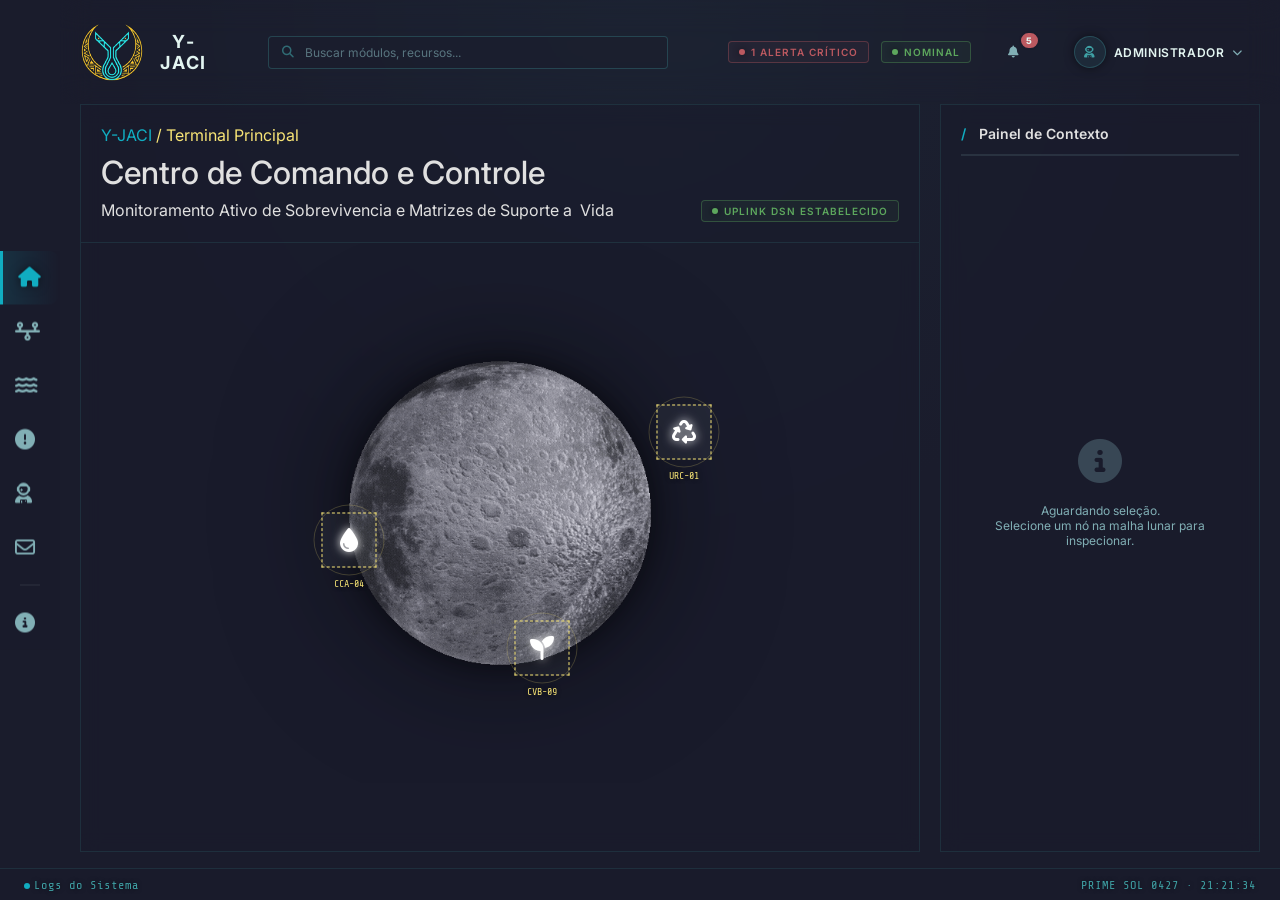
<file: index.html>
<!DOCTYPE html>
<html lang="pt-BR">

<head>
  <meta charset="UTF-8">
  <meta name="viewport" content="width=device-width, initial-scale=1.0">
  <meta name="description"
    content="Y-JACI é o sistema definitivo para monitoramento e gestão de recursos em colônias lunares. Acompanhe energia, água e oxigênio em tempo real.">
  <meta name="keywords"
    content="Gestão de recursos, colônia lunar, monitoramento de energia, sustentabilidade espacial, dashboard espacial, ODS, inovação espacial, Y-JACI">
  <meta name="author" content="Y-JACI">
  <meta name="theme-color" content="#0b1021"> <!-- SEO & Open Graph -->
  <link rel="canonical" href="https://mewmewdevart.github.io/SpaceConnectFiapChallenge/index.html">
  <meta property="og:title" content="Y-JACI - Gestão Inteligente de Recursos Lunares">
  <meta property="og:description"
    content="Sistema definitivo para monitoramento e gestão de recursos em colônias lunares.">
  <meta property="og:type" content="website">
  <meta property="og:url" content="https://mewmewdevart.github.io/SpaceConnectFiapChallenge/index.html">
  <meta name="twitter:card" content="summary_large_image">
  <meta name="twitter:title" content="Y-JACI - Gestão Inteligente de Recursos Lunares">
  <meta name="twitter:description"
    content="Sistema definitivo para monitoramento e gestão de recursos em colônias lunares.">
  <title>Y-JACI - Gestão Inteligente de Recursos Lunares</title>
  <link rel="preconnect" href="https://fonts.googleapis.com">
  <link rel="preconnect" href="https://fonts.gstatic.com" crossorigin>
  <link
    href="https://fonts.googleapis.com/css2?family=Inter:ital,opsz,wght@0,14..32,100..900;1,14..32,100..900&family=Share+Tech+Mono&display=swap"
    rel="stylesheet">
  <link rel="stylesheet" href="https://cdnjs.cloudflare.com/ajax/libs/font-awesome/6.5.0/css/all.min.css">
  <link rel="stylesheet" href="assets/css/base/variables.css">
  <link rel="stylesheet" href="assets/css/base/reset.css">
  <link rel="stylesheet" href="assets/css/layout/grid.css">
  <link rel="stylesheet" href="assets/css/components/etiqueta.css">
  <link rel="stylesheet" href="assets/css/components/alerta.css">
  <link rel="stylesheet" href="assets/css/components/sidebar.css">
  <link rel="stylesheet" href="assets/css/components/topbar.css">
  <link rel="stylesheet" href="assets/css/components/bottombar.css">
  <link rel="stylesheet" href="assets/css/components/button.css">
  <link rel="stylesheet" href="assets/css/components/inspetor-painel.css">
  <link rel="stylesheet" href="assets/css/components/input.css">
  <link rel="stylesheet" href="assets/css/pages/home.css">
  <link rel="apple-touch-icon" sizes="180x180" href="assets/img/favicon_io/apple-touch-icon.png">
  <link rel="icon" type="image/png" sizes="32x32" href="assets/img/favicon_io/favicon-32x32.png">
  <link rel="icon" type="image/png" sizes="16x16" href="assets/img/favicon_io/favicon-16x16.png">
  <link rel="manifest" href="assets/img/favicon_io/site.webmanifest">
</head>

<body>
  <a href="#main-content" class="skip-link">Pular para o conteúdo</a>
  <aside class="menu-lateral" id="menu-lateral">
    <button type="button" class="botao botao--terciario botao--icone botao--mobile menu-lateral__hamburguer"
      id="btn-hamburguer" aria-expanded="false" aria-label="Abrir menu">
      <i class="fas fa-bars" aria-hidden="true"></i>
      <span class="menu-lateral__marca-mobile">Y-JACI</span>
    </button>
    <div class="menu-lateral__topbar-mobile">
      <div class="menu-lateral__buscar-mobile">
        <div class="menu-superior__buscar-container">
          <i class="fa-solid fa-magnifying-glass menu-superior__buscar-icone"></i>
          <input type="text" placeholder="Buscar módulos, recursos..." aria-label="Buscar módulos e recursos">
        </div>
      </div>
      <div class="menu-lateral__acoes-mobile">
        <div class="menu-superior__status flex-center-gap-12">
          <span class="etiqueta etiqueta--danger">
            <span class="etiqueta__dot"></span>
            1 Alerta Crítico
          </span>
          <div class="etiqueta etiqueta--nominal">
            <span class="etiqueta__dot"></span>
            <span class="status-text">Nominal</span>
          </div>
        </div>
        <button class="botao botao--terciario botao--icone menu-superior__acao menu-superior__notificacoes"
          aria-label="Notificações">
          <i class="fa-solid fa-bell"></i>
          <span class="menu-superior__etiqueta">5</span>
        </button>
        <div class="menu-superior__usuario-dropdown">
          <button class="botao botao--terciario menu-superior__usuario" aria-haspopup="menu" aria-expanded="false">
            <div class="menu-superior__avatar">
              <i class="fa-solid fa-user-astronaut"></i>
            </div>
            <span class="menu-superior__nome">Administrador</span>
            <i class="fa-solid fa-chevron-down"></i>
          </button>
          <div class="menu-superior__dropdown-menu cartao-vidro" role="menu">
            <a href="#" role="menuitem"><i class="fa-solid fa-id-etiqueta"></i> Meu Perfil</a>
            <a href="#" role="menuitem"><i class="fa-solid fa-sliders"></i> Preferências</a>
            <div class="dropdown-divisor"></div>
            <a href="#" role="menuitem" class="dropdown-logout"><i class="fa-solid fa-right-from-bracket"></i>
              Desconectar</a>
          </div>
        </div>
      </div>
    </div>
    <nav class="menu-lateral__navegacao" aria-label="Menu Principal">
      <a href="index.html" class="menu-lateral__link--ativo menu-lateral__link" aria-current="page">
        <span class="menu-lateral__icone"><i class="fas fa-home"></i></span>
        <span class="menu-lateral__texto">Visão Geral</span>
      </a>
      <a href="flow.html" class=" menu-lateral__link">
        <span class="menu-lateral__icone"><i class="fa-solid fa-timeline"></i></span>
        <span class="menu-lateral__texto">Fluxo de Interações</span>
      </a>
      <a href="resources.html" class=" menu-lateral__link">
        <span class="menu-lateral__icone"><i class="fa-solid fa-water"></i></span>
        <span class="menu-lateral__texto">Gestão de Recursos</span>
      </a>
      <a href="alerts.html" class=" menu-lateral__link">
        <span class="menu-lateral__icone"><i class="fa-solid fa-circle-exclamation"></i></span>
        <span class="menu-lateral__texto">Central de Alertas</span>
      </a>
      <a href="crew.html" class=" menu-lateral__link">
        <span class="menu-lateral__icone"><i class="fa-solid fa-user-astronaut"></i></span>
        <span class="menu-lateral__texto">Tripulação</span>
      </a>
      <a href="support.html" class=" menu-lateral__link">
        <span class="menu-lateral__icone"><i class="fa-regular fa-envelope"></i></span>
        <span class="menu-lateral__texto">Suporte</span>
      </a>
      <div class="menu-lateral__separador"></div>
      <a href="about.html" class=" menu-lateral__link">
        <span class="menu-lateral__icone"><i class="fa-solid fa-circle-info"></i></span>
        <span class="menu-lateral__texto">Sobre</span>
      </a>
    </nav>
  </aside>
  <header class="menu-superior">
    <div class="menu-superior__esquerda">
      <a href="./index.html">
        <img src="./assets/img/logo.svg" alt="Logo Y-JACI">
        <span class="menu-superior__logo">
          Y-JACI
        </span>
      </a>
    </div>

    <div class="menu-superior__buscar">
      <div class="menu-superior__buscar-container">
        <i class="fa-solid fa-magnifying-glass menu-superior__buscar-icone"></i>
        <input type="text" placeholder="Buscar módulos, recursos..." aria-label="Buscar módulos e recursos">
      </div>
    </div>

    <div class="menu-superior__direita">
      <!-- Status -->
      <div class="menu-superior__status flex-center-gap-12">
        <span class="etiqueta etiqueta--danger">
          <span class="etiqueta__dot"></span>
          1 Alerta Crítico
        </span>
        <div class="etiqueta etiqueta--nominal">
          <span class="etiqueta__dot"></span>
          <span class="status-text">Nominal</span>
        </div>
      </div>

      <!-- Notificações -->
      <button class="botao botao--terciario botao--icone menu-superior__acao menu-superior__notificacoes"
        aria-label="Notificações">
        <i class="fa-solid fa-bell"></i>
        <span class="menu-superior__etiqueta">5</span>
      </button>

      <!-- Usuário Dropdown -->
      <div class="menu-superior__usuario-dropdown">
        <button class="botao botao--terciario menu-superior__usuario" aria-haspopup="menu" aria-expanded="false">
          <div class="menu-superior__avatar">
            <i class="fa-solid fa-user-astronaut"></i>
          </div>
          <span class="menu-superior__nome">Administrador</span>
          <i class="fa-solid fa-chevron-down"></i>
        </button>
        <div class="menu-superior__dropdown-menu cartao-vidro" role="menu">
          <a href="#" role="menuitem"><i class="fa-solid fa-id-etiqueta"></i> Meu Perfil</a>
          <a href="#" role="menuitem"><i class="fa-solid fa-sliders"></i> Preferências</a>
          <div class="dropdown-divisor"></div>
          <a href="#" role="menuitem" class="dropdown-logout"><i class="fa-solid fa-right-from-bracket"></i>
            Desconectar</a>
        </div>
      </div>
    </div>
  </header>
  <div class="conteudo">
    <main class="conteudo__principal" id="main-content">
      <header class="cabecalho-conteudo">
        <div class="cabecalho-conteudo__cabecalho">
          <p class="cabecalho-conteudo__subtitulo">Y-JACI<span class="cabecalho-conteudo__separador"> / Terminal
              Principal</span></p>
        </div>
        <h1 class="cabecalho-conteudo__titulo">Centro de Comando e Controle</h1>
        <div class="cabecalho-conteudo__bloco">
          <p class="cabecalho-conteudo__descricao">Monitoramento Ativo de Sobrevivencia e Matrizes de Suporte a  Vida
          </p> <span class="cabecalho-conteudo__status etiqueta etiqueta--success"> <span class="etiqueta__dot"></span>
            Uplink DSN Estabelecido </span>
        </div>
      </header> <!-- Planet / Lunar System -->
      <div id="lunar-system-container" role="region" aria-label="Mapa interativo do sistema lunar">
        <!-- Painel Resumo (Dashboard) -->
        <section class="painel-resumo">
          <!-- <article class="alerta alerta--info cartao-vidro">
            <div class="alerta__indicador-lateral" aria-hidden="true"> <i
                class="fa-solid fa-circle-info alerta__icone-svg"></i> </div>
            <div class="alerta__corpo">
              <div class="alerta__linha-topo">
                <div class="alerta__grupo-esquerdo"> <span class="etiqueta etiqueta--info">Info</span> <span
                    class="alerta__codigo-evento">CAIPORA-02</span> </div> <time class="alerta__tempo-evento"
                  datetime="PT0S" aria-label="Atual">AGORA</time>
              </div>
              <p class="alerta__texto-evento">Consumo Crítico na Botânica: Drenagem contínua não prevista nos
                sistemas de irrigação.</p> <span class="alerta__fonte-evento">Fonte: Status Hídrico</span>
              <div class="alerta__acoes"> <a href="resources.html" class="botao botao--secundario botao--sm">Ver
                  Recursos</a> </div>
            </div>
          </article>
          <article class="alerta alerta--critico cartao-vidro">
            <div class="alerta__indicador-lateral" aria-hidden="true"> <i
                class="fa-solid fa-triangle-exclamation alerta__icone-svg"></i> </div>
            <div class="alerta__corpo">
              <div class="alerta__linha-topo">
                <div class="alerta__grupo-esquerdo"> <span class="etiqueta etiqueta--danger">Crítico</span> <span
                    class="alerta__codigo-evento">A-242</span> </div> <time class="alerta__tempo-evento"
                  datetime="PT20S" aria-label="Ocorreu há 20 segundos">00:00:20</time>
              </div>
              <p class="alerta__texto-evento">Pressão no Centro de Condensadores (JACI-04) Baixa: Falha de pressurização no módulo de
                distribuição primária.</p> <span class="alerta__fonte-evento">Fonte: Alerta Ativo</span>
              <div class="alerta__acoes"> <a href="flow.html" class="botao botao--primario botao--icone">Ajustar
                  Válvulas</a> </div>
            </div>
          </article> -->
        </section> <img src="assets/img/lua.gif" alt="Moon Surface" class="moon-render">
        <div id="nodes-overlay"></div>
      </div>
    </main>
    <aside class="painel-direito" id="side-info-panel" aria-live="polite"> <!-- Injeção via home.js --> </aside>
  </div>
  <script src="assets/js/content/lore.js"></script>
  <script src="assets/js/content/glossary.js"></script>
  <script src="assets/js/utils/core.js"></script>
  <script src="assets/js/layout.js"></script>
  <script src="assets/js/main.js"></script>
  <script src="assets/js/pages/home.js"></script>
  <footer class="barra-telemetria">
    <span class="barra-telemetria__titulo"><span class="barra-telemetria__ponto"></span>Logs do Sistema</span>
    <div class="barra-telemetria__janela-letreiro">
      <div class="barra-telemetria__letreiro" aria-hidden="true">
        <!-- Os itens são gerados pelo main.js -->
      </div>
    </div>
    <time class="barra-telemetria__relogio" id="relogio-telemetria" aria-live="polite">PRIME SOL 0427 00:00:00</time>
  </footer>
</body>

</html>

</html>
</file>
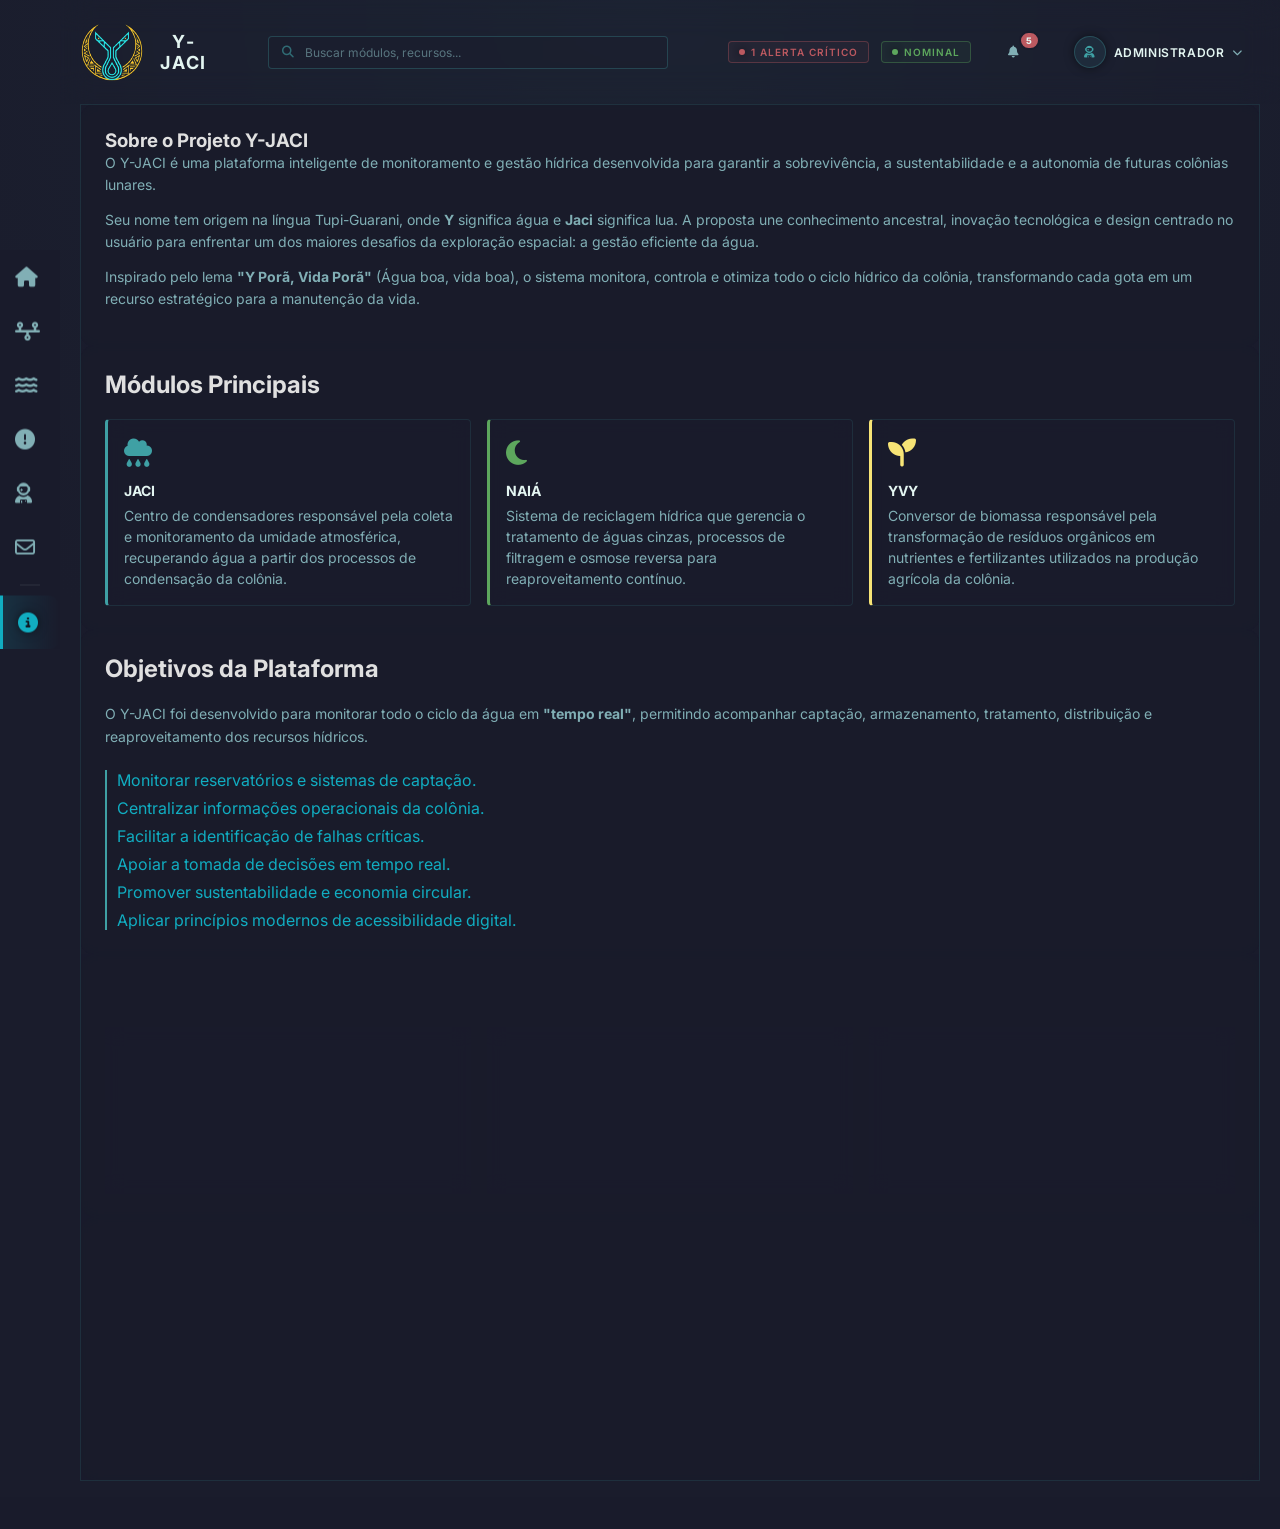
<file: about.html>
<!DOCTYPE html>
<html lang="pt-BR">

<head>
  <meta charset="UTF-8">
  <meta name="viewport" content="width=device-width, initial-scale=1.0">
  <meta name="description" content="Sobre o projeto Y-JACI.">
  <title>Y-JACI - Sobre</title>
  <link rel="preconnect" href="https://fonts.googleapis.com">
  <link rel="preconnect" href="https://fonts.gstatic.com" crossorigin="">
  <link rel="stylesheet" href="https://cdnjs.cloudflare.com/ajax/libs/font-awesome/6.5.0/css/all.min.css">
  <link rel="stylesheet" href="assets/css/base/variables.css">
  <link rel="stylesheet" href="assets/css/base/reset.css">
  <link rel="stylesheet" href="assets/css/layout/grid.css">
  <link rel="stylesheet" href="assets/css/components/etiqueta.css">
  <link rel="stylesheet" href="assets/css/components/sidebar.css">
  <link rel="stylesheet" href="assets/css/components/topbar.css">
  <link rel="stylesheet" href="assets/css/components/bottombar.css">
  <link rel="stylesheet" href="assets/css/pages/about.css">
  <link rel="preconnect" href="https://fonts.googleapis.com">
  <link rel="preconnect" href="https://fonts.gstatic.com" crossorigin>
  <link
    href="https://fonts.googleapis.com/css2?family=Inter:ital,opsz,wght@0,14..32,100..900;1,14..32,100..900&family=Share+Tech+Mono&display=swap"
    rel="stylesheet">
  <link rel="stylesheet" href="assets/css/components/button.css">
  <link rel="stylesheet" href="assets/css/components/input.css">
  <link rel="apple-touch-icon" sizes="180x180" href="assets/img/favicon_io/apple-touch-icon.png">
  <link rel="icon" type="image/png" sizes="32x32" href="assets/img/favicon_io/favicon-32x32.png">
  <link rel="icon" type="image/png" sizes="16x16" href="assets/img/favicon_io/favicon-16x16.png">
  <link rel="manifest" href="assets/img/favicon_io/site.webmanifest">
</head>

<body>
  <a href="#main-content" class="skip-link">Pular para o conteúdo</a>
  <aside class="menu-lateral" id="menu-lateral">
    <button type="button" class="botao botao--terciario botao--icone botao--mobile menu-lateral__hamburguer"
      id="btn-hamburguer" aria-expanded="false" aria-label="Abrir menu">
      <i class="fas fa-bars" aria-hidden="true"></i>
      <span class="menu-lateral__marca-mobile">Y-JACI</span>
    </button>
    <div class="menu-lateral__topbar-mobile">
      <div class="menu-lateral__buscar-mobile">
        <div class="menu-superior__buscar-container">
          <i class="fa-solid fa-magnifying-glass menu-superior__buscar-icone"></i>
          <input type="text" placeholder="Buscar módulos, recursos..." aria-label="Buscar módulos e recursos">
        </div>
      </div>
      <div class="menu-lateral__acoes-mobile">
        <div class="menu-superior__status flex-center-gap-12">
          <span class="etiqueta etiqueta--danger">
            <span class="etiqueta__dot"></span>
            1 Alerta Crítico
          </span>
          <div class="etiqueta etiqueta--nominal">
            <span class="etiqueta__dot"></span>
            <span class="status-text">Nominal</span>
          </div>
        </div>
        <button class="botao botao--terciario botao--icone menu-superior__acao menu-superior__notificacoes"
          aria-label="Notificações">
          <i class="fa-solid fa-bell"></i>
          <span class="menu-superior__etiqueta">5</span>
        </button>
        <div class="menu-superior__usuario-dropdown">
          <button class="botao botao--terciario menu-superior__usuario" aria-haspopup="menu" aria-expanded="false">
            <div class="menu-superior__avatar">
              <i class="fa-solid fa-user-astronaut"></i>
            </div>
            <span class="menu-superior__nome">Administrador</span>
            <i class="fa-solid fa-chevron-down"></i>
          </button>
          <div class="menu-superior__dropdown-menu cartao-vidro" role="menu">
            <a href="#" role="menuitem"><i class="fa-solid fa-id-etiqueta"></i> Meu Perfil</a>
            <a href="#" role="menuitem"><i class="fa-solid fa-sliders"></i> Preferências</a>
            <div class="dropdown-divisor"></div>
            <a href="#" role="menuitem" class="dropdown-logout"><i class="fa-solid fa-right-from-bracket"></i>
              Desconectar</a>
          </div>
        </div>
      </div>
    </div>
    <nav class="menu-lateral__navegacao" aria-label="Menu Principal">
      <a href="index.html" class=" menu-lateral__link">
        <span class="menu-lateral__icone"><i class="fas fa-home"></i></span>
        <span class="menu-lateral__texto">Visão Geral</span>
      </a>
      <a href="flow.html" class=" menu-lateral__link">
        <span class="menu-lateral__icone"><i class="fa-solid fa-timeline"></i></span>
        <span class="menu-lateral__texto">Fluxo de Interações</span>
      </a>
      <a href="resources.html" class=" menu-lateral__link">
        <span class="menu-lateral__icone"><i class="fa-solid fa-water"></i></span>
        <span class="menu-lateral__texto">Gestão de Recursos</span>
      </a>
      <a href="alerts.html" class=" menu-lateral__link">
        <span class="menu-lateral__icone"><i class="fa-solid fa-circle-exclamation"></i></span>
        <span class="menu-lateral__texto">Central de Alertas</span>
      </a>
      <a href="crew.html" class=" menu-lateral__link">
        <span class="menu-lateral__icone"><i class="fa-solid fa-user-astronaut"></i></span>
        <span class="menu-lateral__texto">Tripulação</span>
      </a>
      <a href="support.html" class=" menu-lateral__link">
        <span class="menu-lateral__icone"><i class="fa-regular fa-envelope"></i></span>
        <span class="menu-lateral__texto">Suporte</span>
      </a>
      <div class="menu-lateral__separador"></div>
      <a href="about.html" class="menu-lateral__link--ativo menu-lateral__link" aria-current="page">
        <span class="menu-lateral__icone"><i class="fa-solid fa-circle-info"></i></span>
        <span class="menu-lateral__texto">Sobre</span>
      </a>
    </nav>
  </aside>
  <header class="menu-superior">
    <div class="menu-superior__esquerda">
      <a href="./index.html">
        <img src="./assets/img/logo.svg" alt="Logo Y-JACI">
        <span class="menu-superior__logo">
          Y-JACI
        </span>
      </a>
    </div>

    <div class="menu-superior__buscar">
      <div class="menu-superior__buscar-container">
        <i class="fa-solid fa-magnifying-glass menu-superior__buscar-icone"></i>
        <input type="text" placeholder="Buscar módulos, recursos..." aria-label="Buscar módulos e recursos">
      </div>
    </div>

    <div class="menu-superior__direita">
      <!-- Status -->
      <div class="menu-superior__status flex-center-gap-12">
        <span class="etiqueta etiqueta--danger">
          <span class="etiqueta__dot"></span>
          1 Alerta Crítico
        </span>
        <div class="etiqueta etiqueta--nominal">
          <span class="etiqueta__dot"></span>
          <span class="status-text">Nominal</span>
        </div>
      </div>

      <!-- Notificações -->
      <button class="botao botao--terciario botao--icone menu-superior__acao menu-superior__notificacoes"
        aria-label="Notificações">
        <i class="fa-solid fa-bell"></i>
        <span class="menu-superior__etiqueta">5</span>
      </button>

      <!-- Usuário Dropdown -->
      <div class="menu-superior__usuario-dropdown">
        <button class="botao botao--terciario menu-superior__usuario" aria-haspopup="menu" aria-expanded="false">
          <div class="menu-superior__avatar">
            <i class="fa-solid fa-user-astronaut"></i>
          </div>
          <span class="menu-superior__nome">Administrador</span>
          <i class="fa-solid fa-chevron-down"></i>
        </button>
        <div class="menu-superior__dropdown-menu cartao-vidro" role="menu">
          <a href="#" role="menuitem"><i class="fa-solid fa-id-etiqueta"></i> Meu Perfil</a>
          <a href="#" role="menuitem"><i class="fa-solid fa-sliders"></i> Preferências</a>
          <div class="dropdown-divisor"></div>
          <a href="#" role="menuitem" class="dropdown-logout"><i class="fa-solid fa-right-from-bracket"></i>
            Desconectar</a>
        </div>
      </div>
    </div>
  </header>
  <section class="conteudo">
    <main class="conteudo__principal" id="main-content">

      <!-- Sobre o Projeto -->
      <section class="painel-vidro-escuro secao-sobre">
        <div class="sobre-cabecalho">
          <div class="sobre-texto-bloco">
            <h1 class="secao-titulo">Sobre o Projeto Y-JACI</h1>

            <p class="sobre-paragrafo">
              O Y-JACI é uma plataforma inteligente de monitoramento e gestão hídrica
              desenvolvida para garantir a sobrevivência, a sustentabilidade e a autonomia
              de futuras colônias lunares.
            </p>

            <p class="sobre-paragrafo">
              Seu nome tem origem na língua Tupi-Guarani, onde
              <strong>Y</strong> significa água e
              <strong>Jaci</strong> significa lua. A proposta une conhecimento ancestral,
              inovação tecnológica e design centrado no usuário para enfrentar um dos maiores
              desafios da exploração espacial: a gestão eficiente da água.
            </p>

            <p class="sobre-paragrafo">
              Inspirado pelo lema
              <strong>"Y Porã, Vida Porã"</strong> (Água boa, vida boa),
              o sistema monitora, controla e otimiza todo o ciclo hídrico da colônia,
              transformando cada gota em um recurso estratégico para a manutenção da vida.
            </p>
          </div>
        </div>
      </section>

      <!-- Módulos Principais -->
      <section class="painel-vidro-escuro secao-sobre">
        <h2 class="secao-titulo">
          Módulos Principais
        </h2>

        <div class="sobre-ods-grid">

          <article class="cartao-vidro ods-card ods-card--cyan">
            <div class="ods-card__icone ods-card__icone--cyan">
              <i class="fa-solid fa-cloud-rain"></i>
            </div>

            <h3 class="ods-card__titulo">JACI</h3>

            <p class="ods-card__descricao">
              Centro de condensadores responsável pela coleta e monitoramento da
              umidade atmosférica, recuperando água a partir dos processos de
              condensação da colônia.
            </p>
          </article>

          <article class="cartao-vidro ods-card ods-card--green">
            <div class="ods-card__icone ods-card__icone--green">
              <i class="fa-solid fa-moon"></i>
            </div>

            <h3 class="ods-card__titulo">NAIÁ</h3>

            <p class="ods-card__descricao">
              Sistema de reciclagem hídrica que gerencia o tratamento de águas cinzas,
              processos de filtragem e osmose reversa para reaproveitamento contínuo.
            </p>
          </article>

          <article class="cartao-vidro ods-card ods-card--yellow">
            <div class="ods-card__icone ods-card__icone--yellow">
              <i class="fa-solid fa-seedling"></i>
            </div>

            <h3 class="ods-card__titulo">YVY</h3>

            <p class="ods-card__descricao">
              Conversor de biomassa responsável pela transformação de resíduos orgânicos
              em nutrientes e fertilizantes utilizados na produção agrícola da colônia.
            </p>
          </article>

        </div>
      </section>

      <!-- Objetivos -->
      <section class="painel-vidro-escuro secao-sobre">
        <h2 class="secao-titulo">
          Objetivos da Plataforma
        </h2>

        <div class="equipe-container">

          <p class="sobre-paragrafo">
            O Y-JACI foi desenvolvido para monitorar todo o ciclo da água em <strong>"tempo real"</strong>,
            permitindo acompanhar captação, armazenamento, tratamento,
            distribuição e reaproveitamento dos recursos hídricos.
          </p>

          <ul class="equipe-lista">
            <li>Monitorar reservatórios e sistemas de captação.</li>
            <li>Centralizar informações operacionais da colônia.</li>
            <li>Facilitar a identificação de falhas críticas.</li>
            <li>Apoiar a tomada de decisões em tempo real.</li>
            <li>Promover sustentabilidade e economia circular.</li>
            <li>Aplicar princípios modernos de acessibilidade digital.</li>
          </ul>

        </div>
      </section>

      <!-- ODS -->
      <section class="painel-vidro-escuro secao-sobre">
        <h2 class="secao-titulo">
          Contribuição para os ODS
        </h2>

        <div class="sobre-ods-grid">

          <article class="cartao-vidro ods-card ods-card--cyan">
            <div class="ods-card__icone ods-card__icone--cyan">
              <i class="fa-solid fa-droplet"></i>
            </div>

            <h3 class="ods-card__titulo">ODS 6</h3>

            <p class="ods-card__descricao">
              Água Potável e Saneamento através do monitoramento,
              tratamento e reaproveitamento contínuo dos recursos hídricos.
            </p>
          </article>

          <article class="cartao-vidro ods-card ods-card--green">
            <div class="ods-card__icone ods-card__icone--green">
              <i class="fa-solid fa-wheat-awn"></i>
            </div>

            <h3 class="ods-card__titulo">ODS 2</h3>

            <p class="ods-card__descricao">
              Apoio à agricultura sustentável por meio da reciclagem hídrica,
              geração de nutrientes e suporte às estufas agrícolas.
            </p>
          </article>

          <article class="cartao-vidro ods-card ods-card--yellow">
            <div class="ods-card__icone ods-card__icone--yellow">
              <i class="fa-solid fa-city"></i>
            </div>

            <h3 class="ods-card__titulo">ODS 11</h3>

            <p class="ods-card__descricao">
              Aplicação dos conceitos de gestão inteligente de recursos em
              cidades sustentáveis e ambientes de alta complexidade.
            </p>
          </article>

        </div>
      </section>

      <!-- Equipe -->
      <section class="painel-vidro-escuro secao-sobre secao-equipe">
        <h2 class="secao-titulo">
          Equipe do Projeto
        </h2>

        <div class="equipe-container">

          <p class="about-info-text">
            O Y-JACI foi desenvolvido como solução para o desafio
            Global Solution 2026 – Indústria Espacial, do curso de
            Tecnólogo em Web Design da FIAP.
          </p>

          <ul class="equipe-lista">
            <li>
              <strong>Ingrid Silva de Lima</strong><br>
              <a href="mailto:rm570149@fiap.com.br">rm570149@fiap.com.br</a>
            </li>

            <li>
              <strong>Larissa Cristina Benedito</strong><br>
              <a href="mailto:rm570970@fiap.com.br">rm570970@fiap.com.br</a>
            </li>

            <li>
              <strong>Mayla Mayumi Motobe</strong><br>
              <a href="mailto:rm571213@fiap.com.br">rm571213@fiap.com.br</a>
            </li>
          </ul>

        </div>
      </section>

    </main>
  </section>
  <script src="assets/js/layout.js"></script>
  <script src="assets/js/main.js"></script>
  <footer class="barra-telemetria">
    <span class="barra-telemetria__titulo"><span class="barra-telemetria__ponto"></span>Logs do Sistema</span>
    <div class="barra-telemetria__janela-letreiro">
      <div class="barra-telemetria__letreiro" aria-hidden="true">
        <!-- Os itens são gerados pelo main.js -->
      </div>
    </div>
    <time class="barra-telemetria__relogio" id="relogio-telemetria" aria-live="polite">PRIME SOL 0427 00:00:00</time>
  </footer>
</body>

</html>
</file>
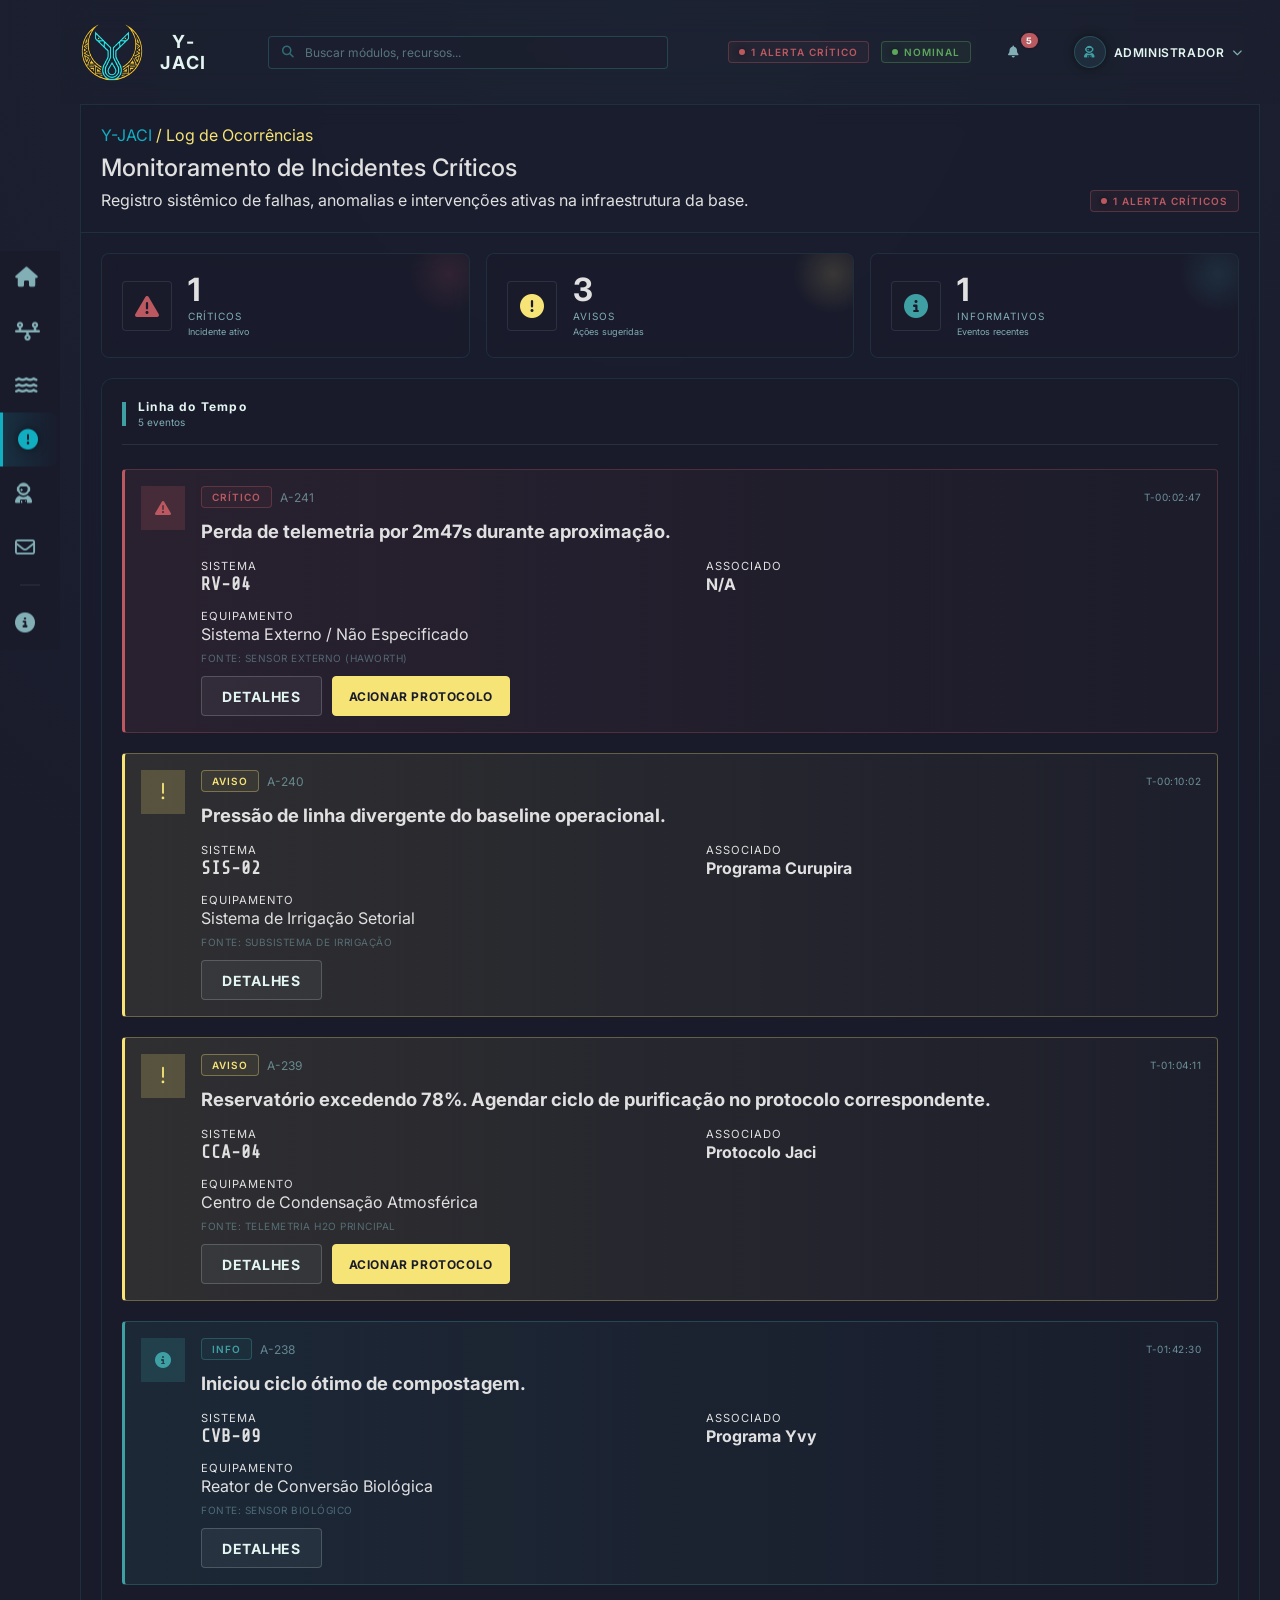
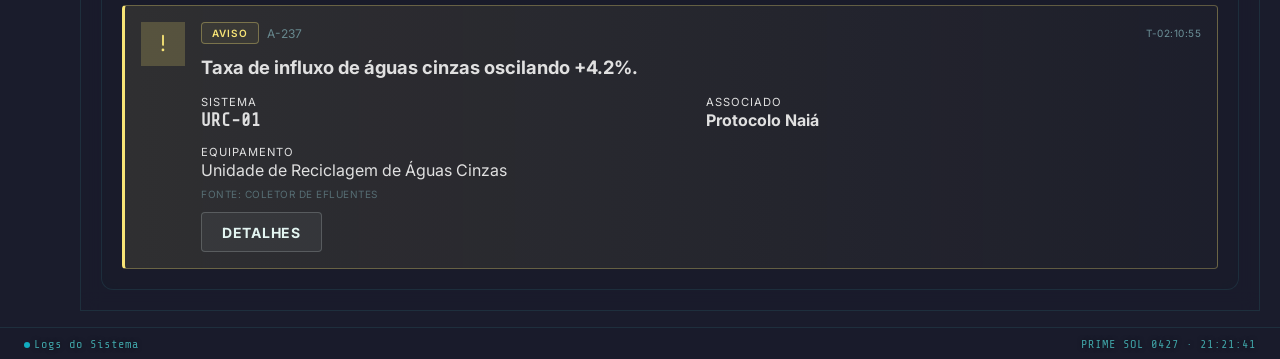
<file: alerts.html>
<!DOCTYPE html>
<html lang="pt-BR">

<head>
  <meta charset="UTF-8">
  <meta name="viewport" content="width=device-width, initial-scale=1.0">
  <meta name="description" content="Acompanhe os alertas críticos, avisos e informações do sistema em tempo real.">
  <meta name="keywords"
    content="Gestão de recursos, colônia lunar, monitoramento de energia, sustentabilidade espacial, dashboard espacial, ODS, inovação espacial, Y-JACI">
  <meta name="author" content="Y-JACI">
  <meta name="theme-color" content="#0b1021"> <!-- SEO & Open Graph -->
  <link rel="canonical" href="https://mewmewdevart.github.io/SpaceConnectFiapChallenge/alerts.html">
  <meta property="og:title" content="Y-JACI - Central de Alertas">
  <meta property="og:description"
    content="Acompanhe os alertas críticos, avisos e informações do sistema em tempo real.">
  <meta property="og:type" content="website">
  <meta property="og:url" content="https://mewmewdevart.github.io/SpaceConnectFiapChallenge/alerts.html">
  <meta name="twitter:card" content="summary_large_image">
  <meta name="twitter:title" content="Y-JACI - Central de Alertas">
  <meta name="twitter:description"
    content="Acompanhe os alertas críticos, avisos e informações do sistema em tempo real.">
  <title>Y-JACI - Central de Alertas</title>
  <link rel="preconnect" href="https://fonts.googleapis.com">
  <link rel="preconnect" href="https://fonts.gstatic.com" crossorigin="">
  <link rel="stylesheet" href="https://cdnjs.cloudflare.com/ajax/libs/font-awesome/6.5.0/css/all.min.css">
  <link rel="stylesheet" href="assets/css/base/variables.css">
  <link rel="stylesheet" href="assets/css/base/reset.css">
  <link rel="stylesheet" href="assets/css/layout/grid.css">
  <link rel="stylesheet" href="assets/css/components/etiqueta.css">
  <link rel="stylesheet" href="assets/css/components/alerta.css">
  <link rel="stylesheet" href="assets/css/components/cartao-macro.css">
  <link rel="stylesheet" href="assets/css/components/sidebar.css">
  <link rel="stylesheet" href="assets/css/components/topbar.css">
  <link rel="stylesheet" href="assets/css/components/bottombar.css">
  <link rel="stylesheet" href="assets/css/pages/alerts.css">
  <link rel="preconnect" href="https://fonts.googleapis.com">
  <link rel="preconnect" href="https://fonts.gstatic.com" crossorigin>
  <link
    href="https://fonts.googleapis.com/css2?family=Inter:ital,opsz,wght@0,14..32,100..900;1,14..32,100..900&family=Share+Tech+Mono&display=swap"
    rel="stylesheet">
  <link rel="stylesheet" href="assets/css/components/button.css">
  <link rel="stylesheet" href="assets/css/components/input.css">
  <link rel="apple-touch-icon" sizes="180x180" href="assets/img/favicon_io/apple-touch-icon.png">
  <link rel="icon" type="image/png" sizes="32x32" href="assets/img/favicon_io/favicon-32x32.png">
  <link rel="icon" type="image/png" sizes="16x16" href="assets/img/favicon_io/favicon-16x16.png">
  <link rel="manifest" href="assets/img/favicon_io/site.webmanifest">
</head>

<body>
  <a href="#main-content" class="skip-link">Pular para o conteúdo</a>
  <aside class="menu-lateral" id="menu-lateral">
    <button type="button" class="botao botao--terciario botao--icone botao--mobile menu-lateral__hamburguer"
      id="btn-hamburguer" aria-expanded="false" aria-label="Abrir menu">
      <i class="fas fa-bars" aria-hidden="true"></i>
      <span class="menu-lateral__marca-mobile">Y-JACI</span>
    </button>
    <div class="menu-lateral__topbar-mobile">
      <div class="menu-lateral__buscar-mobile">
        <div class="menu-superior__buscar-container">
          <i class="fa-solid fa-magnifying-glass menu-superior__buscar-icone"></i>
          <input type="text" placeholder="Buscar módulos, recursos..." aria-label="Buscar módulos e recursos">
        </div>
      </div>
      <div class="menu-lateral__acoes-mobile">
        <div class="menu-superior__status flex-center-gap-12">
          <span class="etiqueta etiqueta--danger">
            <span class="etiqueta__dot"></span>
            1 Alerta Crítico
          </span>
          <div class="etiqueta etiqueta--nominal">
            <span class="etiqueta__dot"></span>
            <span class="status-text">Nominal</span>
          </div>
        </div>
        <button class="botao botao--terciario botao--icone menu-superior__acao menu-superior__notificacoes"
          aria-label="Notificações">
          <i class="fa-solid fa-bell"></i>
          <span class="menu-superior__etiqueta">5</span>
        </button>
        <div class="menu-superior__usuario-dropdown">
          <button class="botao botao--terciario menu-superior__usuario" aria-haspopup="menu" aria-expanded="false">
            <div class="menu-superior__avatar">
              <i class="fa-solid fa-user-astronaut"></i>
            </div>
            <span class="menu-superior__nome">Administrador</span>
            <i class="fa-solid fa-chevron-down"></i>
          </button>
          <div class="menu-superior__dropdown-menu cartao-vidro" role="menu">
            <a href="#" role="menuitem"><i class="fa-solid fa-id-etiqueta"></i> Meu Perfil</a>
            <a href="#" role="menuitem"><i class="fa-solid fa-sliders"></i> Preferências</a>
            <div class="dropdown-divisor"></div>
            <a href="#" role="menuitem" class="dropdown-logout"><i class="fa-solid fa-right-from-bracket"></i>
              Desconectar</a>
          </div>
        </div>
      </div>
    </div>
    <nav class="menu-lateral__navegacao" aria-label="Menu Principal">
      <a href="index.html" class=" menu-lateral__link">
        <span class="menu-lateral__icone"><i class="fas fa-home"></i></span>
        <span class="menu-lateral__texto">Visão Geral</span>
      </a>
      <a href="flow.html" class=" menu-lateral__link">
        <span class="menu-lateral__icone"><i class="fa-solid fa-timeline"></i></span>
        <span class="menu-lateral__texto">Fluxo de Interações</span>
      </a>
      <a href="resources.html" class=" menu-lateral__link">
        <span class="menu-lateral__icone"><i class="fa-solid fa-water"></i></span>
        <span class="menu-lateral__texto">Gestão de Recursos</span>
      </a>
      <a href="alerts.html" class="menu-lateral__link--ativo menu-lateral__link" aria-current="page">
        <span class="menu-lateral__icone"><i class="fa-solid fa-circle-exclamation"></i></span>
        <span class="menu-lateral__texto">Central de Alertas</span>
      </a>
      <a href="crew.html" class=" menu-lateral__link">
        <span class="menu-lateral__icone"><i class="fa-solid fa-user-astronaut"></i></span>
        <span class="menu-lateral__texto">Tripulação</span>
      </a>
      <a href="support.html" class=" menu-lateral__link">
        <span class="menu-lateral__icone"><i class="fa-regular fa-envelope"></i></span>
        <span class="menu-lateral__texto">Suporte</span>
      </a>
      <div class="menu-lateral__separador"></div>
      <a href="about.html" class=" menu-lateral__link">
        <span class="menu-lateral__icone"><i class="fa-solid fa-circle-info"></i></span>
        <span class="menu-lateral__texto">Sobre</span>
      </a>
    </nav>
  </aside>
  <header class="menu-superior">
    <div class="menu-superior__esquerda">
      <a href="./index.html">
        <img src="./assets/img/logo.svg" alt="Logo Y-JACI">
        <span class="menu-superior__logo">
          Y-JACI
        </span>
      </a>
    </div>

    <div class="menu-superior__buscar">
      <div class="menu-superior__buscar-container">
        <i class="fa-solid fa-magnifying-glass menu-superior__buscar-icone"></i>
        <input type="text" placeholder="Buscar módulos, recursos..." aria-label="Buscar módulos e recursos">
      </div>
    </div>

    <div class="menu-superior__direita">
      <!-- Status -->
      <div class="menu-superior__status flex-center-gap-12">
        <span class="etiqueta etiqueta--danger">
          <span class="etiqueta__dot"></span>
          1 Alerta Crítico
        </span>
        <div class="etiqueta etiqueta--nominal">
          <span class="etiqueta__dot"></span>
          <span class="status-text">Nominal</span>
        </div>
      </div>

      <!-- Notificações -->
      <button class="botao botao--terciario botao--icone menu-superior__acao menu-superior__notificacoes"
        aria-label="Notificações">
        <i class="fa-solid fa-bell"></i>
        <span class="menu-superior__etiqueta">5</span>
      </button>

      <!-- Usuário Dropdown -->
      <div class="menu-superior__usuario-dropdown">
        <button class="botao botao--terciario menu-superior__usuario" aria-haspopup="menu" aria-expanded="false">
          <div class="menu-superior__avatar">
            <i class="fa-solid fa-user-astronaut"></i>
          </div>
          <span class="menu-superior__nome">Administrador</span>
          <i class="fa-solid fa-chevron-down"></i>
        </button>
        <div class="menu-superior__dropdown-menu cartao-vidro" role="menu">
          <a href="#" role="menuitem"><i class="fa-solid fa-id-etiqueta"></i> Meu Perfil</a>
          <a href="#" role="menuitem"><i class="fa-solid fa-sliders"></i> Preferências</a>
          <div class="dropdown-divisor"></div>
          <a href="#" role="menuitem" class="dropdown-logout"><i class="fa-solid fa-right-from-bracket"></i>
            Desconectar</a>
        </div>
      </div>
    </div>
  </header>
  <section class="conteudo">
    <main class="conteudo__principal">
      <header class="cabecalho-conteudo">
        <div class="cabecalho-conteudo__cabecalho">
          <p class="cabecalho-conteudo__subtitulo">Y-JACI<span class="cabecalho-conteudo__separador"> / Log de
              Ocorrências</span></p>
        </div>
        <h1 class="cabecalho-conteudo__titulo">Monitoramento de Incidentes Críticos</h1>
        <div class="cabecalho-conteudo__bloco">
          <p class="cabecalho-conteudo__descricao">Registro sistêmico de falhas, anomalias e intervenções
            ativas na infraestrutura da base.</p> <span class="cabecalho-conteudo__status etiqueta etiqueta--danger">
            <span class="etiqueta__dot"></span> 1 Alerta Críticos </span>
        </div>
      </header>
      <div class="painel-alertas">
        <div class="macro-grid">
          <article class="cartao-macro cartao-macro--magenta cartao-vidro ">
            <div class="cartao-macro__icone"> <i class="fa-solid fa-triangle-exclamation"></i> </div>
            <div class="cartao-macro__dados"> <span class="cartao-macro__valor cartao-macro__valor--destaque">1</span>
              <span class="cartao-macro__label">Críticos</span> <span class="cartao-macro__sub">Incidente
                ativo</span>
            </div>
          </article>
          <article class="cartao-macro cartao-macro--yellow cartao-vidro ">
            <div class="cartao-macro__icone"> <i class="fa-solid fa-circle-exclamation"></i> </div>
            <div class="cartao-macro__dados"> <span class="cartao-macro__valor cartao-macro__valor--destaque">3</span>
              <span class="cartao-macro__label">Avisos</span> <span class="cartao-macro__sub">Ações
                sugeridas</span>
            </div>
          </article>
          <article class="cartao-macro cartao-macro--cyan cartao-vidro ">
            <div class="cartao-macro__icone"> <i class="fa-solid fa-circle-info"></i> </div>
            <div class="cartao-macro__dados"> <span class="cartao-macro__valor cartao-macro__valor--destaque">1</span>
              <span class="cartao-macro__label">Informativos</span> <span class="cartao-macro__sub">Eventos
                recentes</span>
            </div>
          </article>
        </div>
        <section class="linha-tempo painel-vidro-escuro ">
          <div class="linha-tempo__cabecalho">
            <div class="linha-tempo__titulo-container"> <span class="linha-tempo__marcador"></span>
              <div>
                <h2 class="linha-tempo__titulo">Linha do Tempo</h2>
                <div class="linha-tempo__contador-eventos">5 eventos</div>
              </div>
            </div>
          </div>
          <div id="alerts-container">
            <!-- Alertas gerados dinamicamente pelo alerts.js e YJaciCore -->
          </div>
        </section>
      </div>
    </main>
  </section>
  <script src="assets/js/content/lore.js"></script>
  <script src="assets/js/content/glossary.js"></script>
  <script src="assets/js/content/mock_alerts.js"></script>
  <script src="assets/js/utils/core.js"></script>
  <script src="assets/js/layout.js"></script>
  <script src="assets/js/main.js"></script>
  <script src="assets/js/pages/alerts.js"></script>
  <footer class="barra-telemetria">
    <span class="barra-telemetria__titulo"><span class="barra-telemetria__ponto"></span>Logs do Sistema</span>
    <div class="barra-telemetria__janela-letreiro">
      <div class="barra-telemetria__letreiro" aria-hidden="true">
        <!-- Os itens são gerados pelo main.js -->
      </div>
    </div>
    <time class="barra-telemetria__relogio" id="relogio-telemetria" aria-live="polite">PRIME SOL 0427 00:00:00</time>
  </footer>
</body>

</html>
</file>
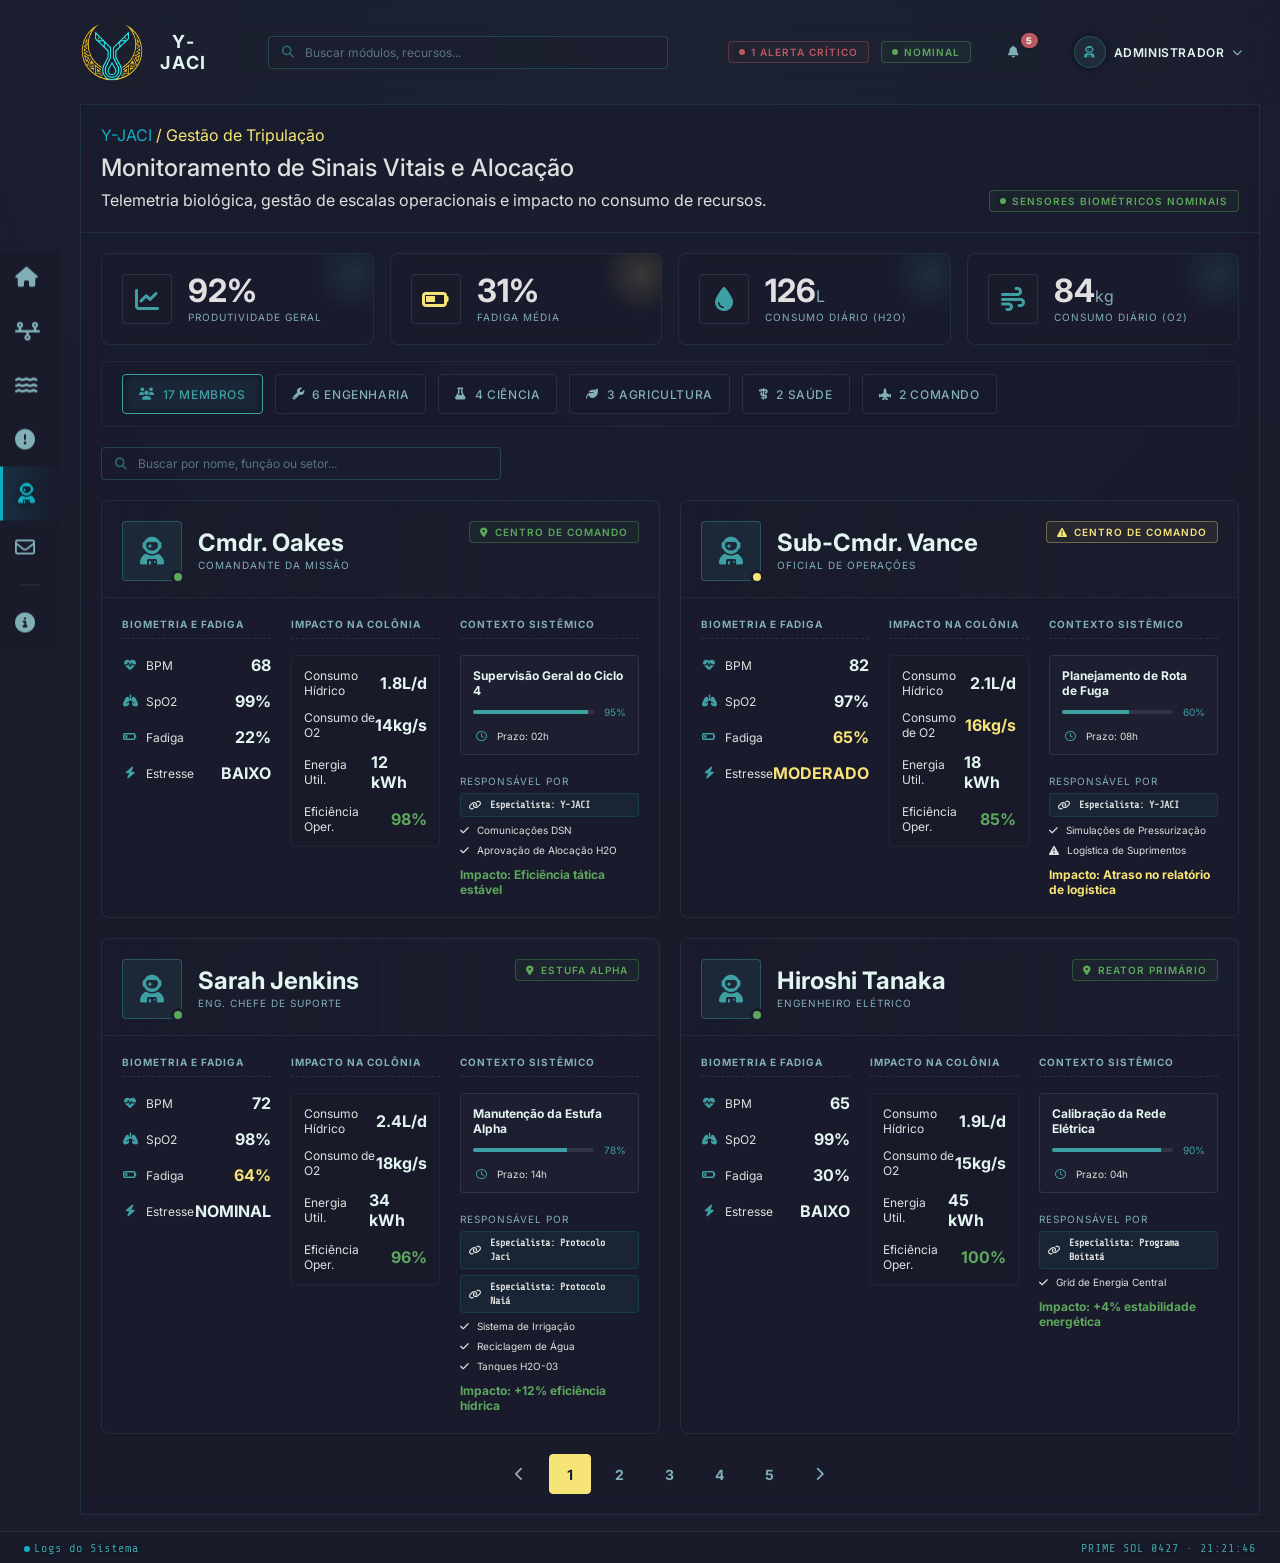
<file: crew.html>
<!DOCTYPE html>
<html lang="pt-BR">

<head>
  <meta charset="UTF-8">
  <meta name="viewport" content="width=device-width, initial-scale=1.0">
  <meta name="description" content="Acompanhe sinais vitais, O2 e localização dos astronautas da colônia.">
  <meta name="keywords"
    content="Gestão de recursos, colônia lunar, monitoramento de tripulação, sustentabilidade espacial, dashboard espacial, Y-JACI">
  <meta name="author" content="Y-JACI">
  <meta name="theme-color" content="#0b1021"> <!-- SEO & Open Graph -->
  <link rel="canonical" href="https://mewmewdevart.github.io/SpaceConnectFiapChallenge/crew.html">
  <meta property="og:title" content="Y-JACI - Gestão de Tripulação">
  <meta property="og:description" content="Acompanhe sinais vitais, O2 e localização dos astronautas da colônia.">
  <meta property="og:type" content="website">
  <meta property="og:url" content="https://mewmewdevart.github.io/SpaceConnectFiapChallenge/crew.html">
  <meta name="twitter:card" content="summary_large_image">
  <meta name="twitter:title" content="Y-JACI - Gestão de Tripulação">
  <meta name="twitter:description" content="Acompanhe sinais vitais, O2 e localização dos astronautas da colônia.">
  <title>Y-JACI - Gestão de Tripulação</title>
  <link rel="preconnect" href="https://fonts.googleapis.com">
  <link rel="preconnect" href="https://fonts.gstatic.com" crossorigin="">
  <link rel="stylesheet" href="https://cdnjs.cloudflare.com/ajax/libs/font-awesome/6.5.0/css/all.min.css">
  <link rel="stylesheet" href="assets/css/base/variables.css">
  <link rel="stylesheet" href="assets/css/base/reset.css">
  <link rel="stylesheet" href="assets/css/layout/grid.css">
  <link rel="stylesheet" href="assets/css/components/etiqueta.css">
  <link rel="stylesheet" href="assets/css/components/cartao-macro.css">
  <link rel="stylesheet" href="assets/css/components/sidebar.css">
  <link rel="stylesheet" href="assets/css/components/topbar.css">
  <link rel="stylesheet" href="assets/css/components/bottombar.css">
  <link rel="stylesheet" href="assets/css/pages/crew.css">
  <link rel="preconnect" href="https://fonts.googleapis.com">
  <link rel="preconnect" href="https://fonts.gstatic.com" crossorigin>
  <link
    href="https://fonts.googleapis.com/css2?family=Inter:ital,opsz,wght@0,14..32,100..900;1,14..32,100..900&family=Share+Tech+Mono&display=swap"
    rel="stylesheet">
  <link rel="stylesheet" href="assets/css/components/button.css">
  <link rel="stylesheet" href="assets/css/components/input.css">
  <link rel="apple-touch-icon" sizes="180x180" href="assets/img/favicon_io/apple-touch-icon.png">
  <link rel="icon" type="image/png" sizes="32x32" href="assets/img/favicon_io/favicon-32x32.png">
  <link rel="icon" type="image/png" sizes="16x16" href="assets/img/favicon_io/favicon-16x16.png">
  <link rel="manifest" href="assets/img/favicon_io/site.webmanifest">
</head>

<body>
  <a href="#main-content" class="skip-link">Pular para o conteúdo</a>
  <aside class="menu-lateral" id="menu-lateral">
    <button type="button" class="botao botao--terciario botao--icone botao--mobile menu-lateral__hamburguer"
      id="btn-hamburguer" aria-expanded="false" aria-label="Abrir menu">
      <i class="fas fa-bars" aria-hidden="true"></i>
      <span class="menu-lateral__marca-mobile">Y-JACI</span>
    </button>
    <div class="menu-lateral__topbar-mobile">
      <div class="menu-lateral__buscar-mobile">
        <div class="menu-superior__buscar-container">
          <i class="fa-solid fa-magnifying-glass menu-superior__buscar-icone"></i>
          <input type="text" placeholder="Buscar módulos, recursos..." aria-label="Buscar módulos e recursos">
        </div>
      </div>
      <div class="menu-lateral__acoes-mobile">
        <div class="menu-superior__status flex-center-gap-12">
          <span class="etiqueta etiqueta--danger">
            <span class="etiqueta__dot"></span>
            1 Alerta Crítico
          </span>
          <div class="etiqueta etiqueta--nominal">
            <span class="etiqueta__dot"></span>
            <span class="status-text">Nominal</span>
          </div>
        </div>
        <button class="botao botao--terciario botao--icone menu-superior__acao menu-superior__notificacoes"
          aria-label="Notificações">
          <i class="fa-solid fa-bell"></i>
          <span class="menu-superior__etiqueta">5</span>
        </button>
        <div class="menu-superior__usuario-dropdown">
          <button class="botao botao--terciario menu-superior__usuario" aria-haspopup="menu" aria-expanded="false">
            <div class="menu-superior__avatar">
              <i class="fa-solid fa-user-astronaut"></i>
            </div>
            <span class="menu-superior__nome">Administrador</span>
            <i class="fa-solid fa-chevron-down"></i>
          </button>
          <div class="menu-superior__dropdown-menu cartao-vidro" role="menu">
            <a href="#" role="menuitem"><i class="fa-solid fa-id-etiqueta"></i> Meu Perfil</a>
            <a href="#" role="menuitem"><i class="fa-solid fa-sliders"></i> Preferências</a>
            <div class="dropdown-divisor"></div>
            <a href="#" role="menuitem" class="dropdown-logout"><i class="fa-solid fa-right-from-bracket"></i>
              Desconectar</a>
          </div>
        </div>
      </div>
    </div>
    <nav class="menu-lateral__navegacao" aria-label="Menu Principal">
      <a href="index.html" class=" menu-lateral__link">
        <span class="menu-lateral__icone"><i class="fas fa-home"></i></span>
        <span class="menu-lateral__texto">Visão Geral</span>
      </a>
      <a href="flow.html" class=" menu-lateral__link">
        <span class="menu-lateral__icone"><i class="fa-solid fa-timeline"></i></span>
        <span class="menu-lateral__texto">Fluxo de Interações</span>
      </a>
      <a href="resources.html" class=" menu-lateral__link">
        <span class="menu-lateral__icone"><i class="fa-solid fa-water"></i></span>
        <span class="menu-lateral__texto">Gestão de Recursos</span>
      </a>
      <a href="alerts.html" class=" menu-lateral__link">
        <span class="menu-lateral__icone"><i class="fa-solid fa-circle-exclamation"></i></span>
        <span class="menu-lateral__texto">Central de Alertas</span>
      </a>
      <a href="crew.html" class="menu-lateral__link--ativo menu-lateral__link" aria-current="page">
        <span class="menu-lateral__icone"><i class="fa-solid fa-user-astronaut"></i></span>
        <span class="menu-lateral__texto">Tripulação</span>
      </a>
      <a href="support.html" class=" menu-lateral__link">
        <span class="menu-lateral__icone"><i class="fa-regular fa-envelope"></i></span>
        <span class="menu-lateral__texto">Suporte</span>
      </a>
      <div class="menu-lateral__separador"></div>
      <a href="about.html" class=" menu-lateral__link">
        <span class="menu-lateral__icone"><i class="fa-solid fa-circle-info"></i></span>
        <span class="menu-lateral__texto">Sobre</span>
      </a>
    </nav>
  </aside>
  <header class="menu-superior">
    <div class="menu-superior__esquerda">
      <a href="./index.html">
        <img src="./assets/img/logo.svg" alt="Logo Y-JACI">
        <span class="menu-superior__logo">
          Y-JACI
        </span>
      </a>
    </div>

    <div class="menu-superior__buscar">
      <div class="menu-superior__buscar-container">
        <i class="fa-solid fa-magnifying-glass menu-superior__buscar-icone"></i>
        <input type="text" placeholder="Buscar módulos, recursos..." aria-label="Buscar módulos e recursos">
      </div>
    </div>

    <div class="menu-superior__direita">
      <!-- Status -->
      <div class="menu-superior__status flex-center-gap-12">
        <span class="etiqueta etiqueta--danger">
          <span class="etiqueta__dot"></span>
          1 Alerta Crítico
        </span>
        <div class="etiqueta etiqueta--nominal">
          <span class="etiqueta__dot"></span>
          <span class="status-text">Nominal</span>
        </div>
      </div>

      <!-- Notificações -->
      <button class="botao botao--terciario botao--icone menu-superior__acao menu-superior__notificacoes"
        aria-label="Notificações">
        <i class="fa-solid fa-bell"></i>
        <span class="menu-superior__etiqueta">5</span>
      </button>

      <!-- Usuário Dropdown -->
      <div class="menu-superior__usuario-dropdown">
        <button class="botao botao--terciario menu-superior__usuario" aria-haspopup="menu" aria-expanded="false">
          <div class="menu-superior__avatar">
            <i class="fa-solid fa-user-astronaut"></i>
          </div>
          <span class="menu-superior__nome">Administrador</span>
          <i class="fa-solid fa-chevron-down"></i>
        </button>
        <div class="menu-superior__dropdown-menu cartao-vidro" role="menu">
          <a href="#" role="menuitem"><i class="fa-solid fa-id-etiqueta"></i> Meu Perfil</a>
          <a href="#" role="menuitem"><i class="fa-solid fa-sliders"></i> Preferências</a>
          <div class="dropdown-divisor"></div>
          <a href="#" role="menuitem" class="dropdown-logout"><i class="fa-solid fa-right-from-bracket"></i>
            Desconectar</a>
        </div>
      </div>
    </div>
  </header>
  <section class="conteudo">
    <main class="conteudo__principal">
      <header class="cabecalho-conteudo">
        <div class="cabecalho-conteudo__cabecalho">
          <p class="cabecalho-conteudo__subtitulo">Y-JACI<span class="cabecalho-conteudo__separador"> /
              Gestão de Tripulação</span></p>
        </div>
        <h1 class="cabecalho-conteudo__titulo">Monitoramento de Sinais Vitais e Alocação</h1>
        <div class="cabecalho-conteudo__bloco">
          <p class="cabecalho-conteudo__descricao">Telemetria biológica, gestão de escalas operacionais e
            impacto no consumo de recursos.</p> <span class="cabecalho-conteudo__status etiqueta etiqueta--success">
            <span class="etiqueta__dot"></span> Sensores Biométricos Nominais </span>
        </div>
      </header>
      <div class="painel-crew"> <!-- Visão Macro (Saúde da Colônia) -->
        <section class="macro-grid" aria-label="Saúde da Colônia">
          <article class="cartao-macro cartao-macro--cyan cartao-vidro ">
            <div class="cartao-macro__icone"> <i class="fa-solid fa-chart-line"></i> </div>
            <div class="cartao-macro__dados"> <span class="cartao-macro__valor cartao-macro__valor--destaque">92%</span>
              <span class="cartao-macro__label">Produtividade Geral</span>
            </div>
          </article>
          <article class="cartao-macro cartao-macro--yellow cartao-vidro ">
            <div class="cartao-macro__icone"> <i class="fa-solid fa-battery-half"></i> </div>
            <div class="cartao-macro__dados"> <span class="cartao-macro__valor cartao-macro__valor--destaque">31%</span>
              <span class="cartao-macro__label">Fadiga Média</span>
            </div>
          </article>
          <article class="cartao-macro cartao-macro--cyan cartao-vidro ">
            <div class="cartao-macro__icone"> <i class="fa-solid fa-droplet"></i> </div>
            <div class="cartao-macro__dados"> <span class="cartao-macro__valor cartao-macro__valor--destaque">126<span
                  class="cartao-macro__unidade">L</span></span> <span class="cartao-macro__label">Consumo Diário
                (H2O)</span> </div>
          </article>
          <article class="cartao-macro cartao-macro--cyan cartao-vidro ">
            <div class="cartao-macro__icone"> <i class="fa-solid fa-wind"></i> </div>
            <div class="cartao-macro__dados"> <span class="cartao-macro__valor cartao-macro__valor--destaque">84<span
                  class="cartao-macro__unidade">kg</span></span> <span class="cartao-macro__label">Consumo Diário
                (O2)</span> </div>
          </article>
          <div class="crew-distribuicao" id="crew-filters"> <button
              class="botao botao--tab crew-distribuicao__tag crew-distribuicao__tag--ativo" data-department="All"
              aria-pressed="true"><i class="fa-solid fa-users"></i> 17
              Membros</button> <button class="botao botao--tab crew-distribuicao__tag" data-department="Engenharia"
              aria-pressed="false"><i class="fa-solid fa-wrench"></i> 6
              Engenharia</button> <button class="botao botao--tab crew-distribuicao__tag" data-department="Ciência"
              aria-pressed="false"><i class="fa-solid fa-flask"></i> 4
              Ciência</button> <button class="botao botao--tab crew-distribuicao__tag" data-department="Agricultura"
              aria-pressed="false"><i class="fa-solid fa-leaf"></i> 3
              Agricultura</button> <button class="botao botao--tab crew-distribuicao__tag" data-department="Saúde"
              aria-pressed="false"><i class="fa-solid fa-staff-snake"></i> 2
              Saúde</button> <button class="botao botao--tab crew-distribuicao__tag" data-department="Comando"
              aria-pressed="false"><i class="fa-solid fa-jet-fighter-up"></i> 2
              Comando</button> </div>
        </section> <!-- Filtros e Pesquisa -->
        <section class="crew-controls" aria-label="Controles da Tripulação">
          <div class="menu-superior__buscar-container crew-busca-expansivel"> <i
              class="fa-solid fa-magnifying-glass menu-superior__buscar-icone"></i> <input type="text" id="crew-search"
              placeholder="Buscar por nome, função ou setor..." aria-label="Pesquisar tripulante"> </div>
        </section> <!-- Grid de Roster (Tripulantes Detalhados) -->
        <section class="crew-roster" id="crew-roster-container" aria-label="Lista de Tripulantes Operacionais">
          <!-- Renderizado via assets/js/pages/crew.js -->
        </section> <!-- Paginação movida para o final -->
        <section class="crew-controls crew-controls--centro">
          <div class="crew-controls__paginacao" id="crew-pagination"> <!-- Renderizado via JS --> </div>
        </section>
      </div>
    </main>
  </section>
  <script src="assets/js/content/lore.js"></script>
  <script src="assets/js/content/glossary.js"></script>
  <script src="assets/js/utils/core.js"></script>
  <script src="assets/js/pages/crew.js"></script>
  <script src="assets/js/layout.js"></script>
  <script src="assets/js/main.js"></script>
  <footer class="barra-telemetria">
    <span class="barra-telemetria__titulo"><span class="barra-telemetria__ponto"></span>Logs do Sistema</span>
    <div class="barra-telemetria__janela-letreiro">
      <div class="barra-telemetria__letreiro" aria-hidden="true">
        <!-- Os itens são gerados pelo main.js -->
      </div>
    </div>
    <time class="barra-telemetria__relogio" id="relogio-telemetria" aria-live="polite">PRIME SOL 0427 00:00:00</time>
  </footer>
</body>

</html>
</file>
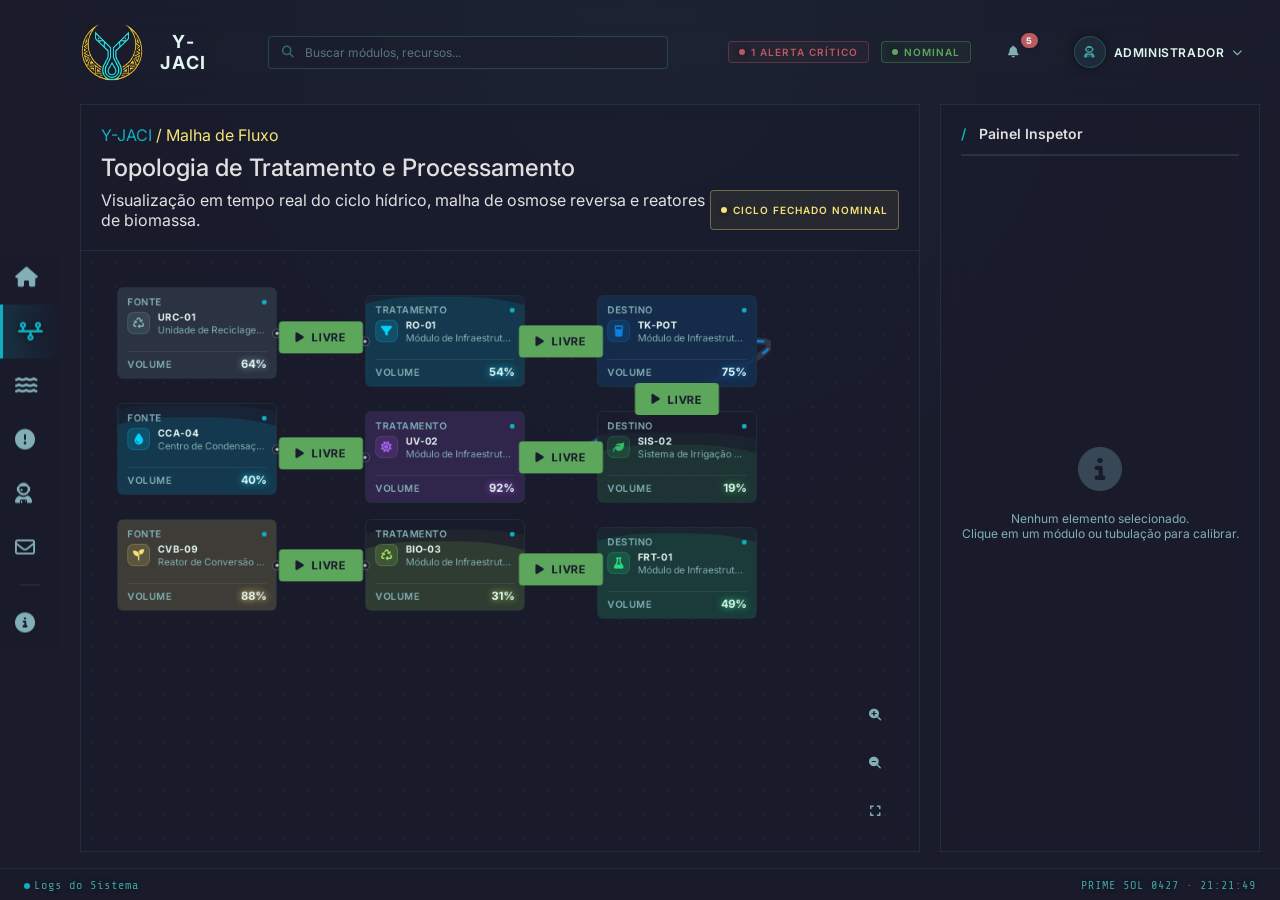
<file: flow.html>
<!DOCTYPE html>
<html lang="pt-BR">

<head>
  <meta charset="UTF-8">
  <meta name="viewport" content="width=device-width, initial-scale=1.0">
  <meta name="description" content="Histórico e correlações do sistema de controle hídrico.">
  <meta name="keywords"
    content="Gestão de recursos, colônia lunar, monitoramento de energia, sustentabilidade espacial, dashboard espacial, ODS, inovação espacial, Y-JACI">
  <meta name="author" content="Y-JACI">
  <meta name="theme-color" content="#0b1021"> <!-- SEO & Open Graph -->
  <link rel="canonical" href="https://mewmewdevart.github.io/SpaceConnectFiapChallenge/flow.html">
  <meta property="og:title" content="Y-JACI - Fluxo de Interações">
  <meta property="og:description" content="Histórico e correlações do sistema de controle hídrico.">
  <meta property="og:type" content="website">
  <meta property="og:url" content="https://mewmewdevart.github.io/SpaceConnectFiapChallenge/flow.html">
  <meta name="twitter:card" content="summary_large_image">
  <meta name="twitter:title" content="Y-JACI - Fluxo de Interações">
  <meta name="twitter:description" content="Histórico e correlações do sistema de controle hídrico.">
  <title>Y-JACI - Fluxo de Interações</title>
  <link rel="preconnect" href="https://fonts.googleapis.com">
  <link rel="preconnect" href="https://fonts.gstatic.com" crossorigin="">
  <link rel="stylesheet" href="https://cdnjs.cloudflare.com/ajax/libs/font-awesome/6.5.0/css/all.min.css">
  <link rel="stylesheet" href="assets/css/base/variables.css">
  <link rel="stylesheet" href="assets/css/base/reset.css">
  <link rel="stylesheet" href="assets/css/layout/grid.css">
  <link rel="stylesheet" href="assets/css/components/etiqueta.css">
  <link rel="stylesheet" href="assets/css/components/sidebar.css">
  <link rel="stylesheet" href="assets/css/components/topbar.css">
  <link rel="stylesheet" href="assets/css/components/bottombar.css">
  <link rel="stylesheet" href="assets/css/pages/flow.css">
  <link rel="preconnect" href="https://fonts.googleapis.com">
  <link rel="preconnect" href="https://fonts.gstatic.com" crossorigin>
  <link
    href="https://fonts.googleapis.com/css2?family=Inter:ital,opsz,wght@0,14..32,100..900;1,14..32,100..900&family=Share+Tech+Mono&display=swap"
    rel="stylesheet">
  <link rel="stylesheet" href="assets/css/components/button.css">
  <link rel="stylesheet" href="assets/css/components/inspetor-painel.css">
  <link rel="stylesheet" href="assets/css/components/input.css">
  <link rel="apple-touch-icon" sizes="180x180" href="assets/img/favicon_io/apple-touch-icon.png">
  <link rel="icon" type="image/png" sizes="32x32" href="assets/img/favicon_io/favicon-32x32.png">
  <link rel="icon" type="image/png" sizes="16x16" href="assets/img/favicon_io/favicon-16x16.png">
  <link rel="manifest" href="assets/img/favicon_io/site.webmanifest">
</head>

<body>
  <a href="#main-content" class="skip-link">Pular para o conteúdo</a>
  <aside class="menu-lateral" id="menu-lateral">
    <button type="button" class="botao botao--terciario botao--icone botao--mobile menu-lateral__hamburguer"
      id="btn-hamburguer" aria-expanded="false" aria-label="Abrir menu">
      <i class="fas fa-bars" aria-hidden="true"></i>
      <span class="menu-lateral__marca-mobile">Y-JACI</span>
    </button>
    <div class="menu-lateral__topbar-mobile">
      <div class="menu-lateral__buscar-mobile">
        <div class="menu-superior__buscar-container">
          <i class="fa-solid fa-magnifying-glass menu-superior__buscar-icone"></i>
          <input type="text" placeholder="Buscar módulos, recursos..." aria-label="Buscar módulos e recursos">
        </div>
      </div>
      <div class="menu-lateral__acoes-mobile">
        <div class="menu-superior__status flex-center-gap-12">
          <span class="etiqueta etiqueta--danger">
            <span class="etiqueta__dot"></span>
            1 Alerta Crítico
          </span>
          <div class="etiqueta etiqueta--nominal">
            <span class="etiqueta__dot"></span>
            <span class="status-text">Nominal</span>
          </div>
        </div>
        <button class="botao botao--terciario botao--icone menu-superior__acao menu-superior__notificacoes"
          aria-label="Notificações">
          <i class="fa-solid fa-bell"></i>
          <span class="menu-superior__etiqueta">5</span>
        </button>
        <div class="menu-superior__usuario-dropdown">
          <button class="botao botao--terciario menu-superior__usuario" aria-haspopup="menu" aria-expanded="false">
            <div class="menu-superior__avatar">
              <i class="fa-solid fa-user-astronaut"></i>
            </div>
            <span class="menu-superior__nome">Administrador</span>
            <i class="fa-solid fa-chevron-down"></i>
          </button>
          <div class="menu-superior__dropdown-menu cartao-vidro" role="menu">
            <a href="#" role="menuitem"><i class="fa-solid fa-id-etiqueta"></i> Meu Perfil</a>
            <a href="#" role="menuitem"><i class="fa-solid fa-sliders"></i> Preferências</a>
            <div class="dropdown-divisor"></div>
            <a href="#" role="menuitem" class="dropdown-logout"><i class="fa-solid fa-right-from-bracket"></i>
              Desconectar</a>
          </div>
        </div>
      </div>
    </div>
    <nav class="menu-lateral__navegacao" aria-label="Menu Principal">
      <a href="index.html" class=" menu-lateral__link">
        <span class="menu-lateral__icone"><i class="fas fa-home"></i></span>
        <span class="menu-lateral__texto">Visão Geral</span>
      </a>
      <a href="flow.html" class="menu-lateral__link--ativo menu-lateral__link" aria-current="page">
        <span class="menu-lateral__icone"><i class="fa-solid fa-timeline"></i></span>
        <span class="menu-lateral__texto">Fluxo de Interações</span>
      </a>
      <a href="resources.html" class=" menu-lateral__link">
        <span class="menu-lateral__icone"><i class="fa-solid fa-water"></i></span>
        <span class="menu-lateral__texto">Gestão de Recursos</span>
      </a>
      <a href="alerts.html" class=" menu-lateral__link">
        <span class="menu-lateral__icone"><i class="fa-solid fa-circle-exclamation"></i></span>
        <span class="menu-lateral__texto">Central de Alertas</span>
      </a>
      <a href="crew.html" class=" menu-lateral__link">
        <span class="menu-lateral__icone"><i class="fa-solid fa-user-astronaut"></i></span>
        <span class="menu-lateral__texto">Tripulação</span>
      </a>
      <a href="support.html" class=" menu-lateral__link">
        <span class="menu-lateral__icone"><i class="fa-regular fa-envelope"></i></span>
        <span class="menu-lateral__texto">Suporte</span>
      </a>
      <div class="menu-lateral__separador"></div>
      <a href="about.html" class=" menu-lateral__link">
        <span class="menu-lateral__icone"><i class="fa-solid fa-circle-info"></i></span>
        <span class="menu-lateral__texto">Sobre</span>
      </a>
    </nav>
  </aside>
  <header class="menu-superior">
    <div class="menu-superior__esquerda">
      <a href="./index.html">
        <img src="./assets/img/logo.svg" alt="Logo Y-JACI">
        <span class="menu-superior__logo">
          Y-JACI
        </span>
      </a>
    </div>

    <div class="menu-superior__buscar">
      <div class="menu-superior__buscar-container">
        <i class="fa-solid fa-magnifying-glass menu-superior__buscar-icone"></i>
        <input type="text" placeholder="Buscar módulos, recursos..." aria-label="Buscar módulos e recursos">
      </div>
    </div>

    <div class="menu-superior__direita">
      <!-- Status -->
      <div class="menu-superior__status flex-center-gap-12">
        <span class="etiqueta etiqueta--danger">
          <span class="etiqueta__dot"></span>
          1 Alerta Crítico
        </span>
        <div class="etiqueta etiqueta--nominal">
          <span class="etiqueta__dot"></span>
          <span class="status-text">Nominal</span>
        </div>
      </div>

      <!-- Notificações -->
      <button class="botao botao--terciario botao--icone menu-superior__acao menu-superior__notificacoes"
        aria-label="Notificações">
        <i class="fa-solid fa-bell"></i>
        <span class="menu-superior__etiqueta">5</span>
      </button>

      <!-- Usuário Dropdown -->
      <div class="menu-superior__usuario-dropdown">
        <button class="botao botao--terciario menu-superior__usuario" aria-haspopup="menu" aria-expanded="false">
          <div class="menu-superior__avatar">
            <i class="fa-solid fa-user-astronaut"></i>
          </div>
          <span class="menu-superior__nome">Administrador</span>
          <i class="fa-solid fa-chevron-down"></i>
        </button>
        <div class="menu-superior__dropdown-menu cartao-vidro" role="menu">
          <a href="#" role="menuitem"><i class="fa-solid fa-id-etiqueta"></i> Meu Perfil</a>
          <a href="#" role="menuitem"><i class="fa-solid fa-sliders"></i> Preferências</a>
          <div class="dropdown-divisor"></div>
          <a href="#" role="menuitem" class="dropdown-logout"><i class="fa-solid fa-right-from-bracket"></i>
            Desconectar</a>
        </div>
      </div>
    </div>
  </header>
  <section class="conteudo conteudo-flow">
    <main class="conteudo__principal">
      <header class="cabecalho-conteudo">
        <div class="cabecalho-conteudo__cabecalho">
          <p class="cabecalho-conteudo__subtitulo">Y-JACI<span class="cabecalho-conteudo__separador"> / Malha
              de Fluxo</span></p>
        </div>
        <h1 class="cabecalho-conteudo__titulo">Topologia de Tratamento e Processamento</h1>
        <div class="cabecalho-conteudo__bloco">
          <p class="cabecalho-conteudo__descricao">Visualização em tempo real do ciclo hídrico, malha de
            osmose reversa e reatores de biomassa.</p> <span
            class="cabecalho-conteudo__status etiqueta etiqueta--warning"> <span class="etiqueta__dot"></span> Ciclo
            Fechado Nominal </span>
        </div>
      </header>
      <div class="fluxo-container">
        <div class="fluxo-quadro" id="fluxo-quadro">
          <div class="fluxo-quadro__conteudo" id="fluxo-quadro__conteudo"> <svg class="fluxo-svg"></svg>
          </div>
          <div class="fluxo-zoom" role="toolbar" aria-label="Controles de Zoom"> <button
              class="botao botao--terciario botao--icone fluxo-zoom__botao" id="zoom-in-btn" title="Aumentar Zoom"
              aria-label="Aumentar Zoom"><i class="fa-solid fa-magnifying-glass-plus"></i></button> <button
              class="botao botao--terciario botao--icone fluxo-zoom__botao" id="zoom-out-btn" title="Diminuir Zoom"
              aria-label="Diminuir Zoom"><i class="fa-solid fa-magnifying-glass-minus"></i></button> <button
              class="botao botao--terciario botao--icone fluxo-zoom__botao" id="zoom-reset-btn"
              title="Resetar Visualização" aria-label="Resetar Visualização"><i class="fa-solid fa-expand"></i></button>
          </div>
        </div>
        <div class="fluxo-mobile-container" id="mobile-view-container"></div>
      </div>
    </main>
    <aside class="painel-direito"></aside>
  </section>
  <script src="assets/js/content/lore.js"></script>
  <script src="assets/js/content/glossary.js"></script>
  <script src="assets/js/utils/core.js"></script>
  <script src="assets/js/layout.js"></script>
  <script src="assets/js/main.js"></script>
  <script src="assets/js/pages/flow.js"></script>
  <footer class="barra-telemetria">
    <span class="barra-telemetria__titulo"><span class="barra-telemetria__ponto"></span>Logs do Sistema</span>
    <div class="barra-telemetria__janela-letreiro">
      <div class="barra-telemetria__letreiro" aria-hidden="true">
        <!-- Os itens são gerados pelo main.js -->
      </div>
    </div>
    <time class="barra-telemetria__relogio" id="relogio-telemetria" aria-live="polite">PRIME SOL 0427 00:00:00</time>
  </footer>
</body>

</html>
</file>
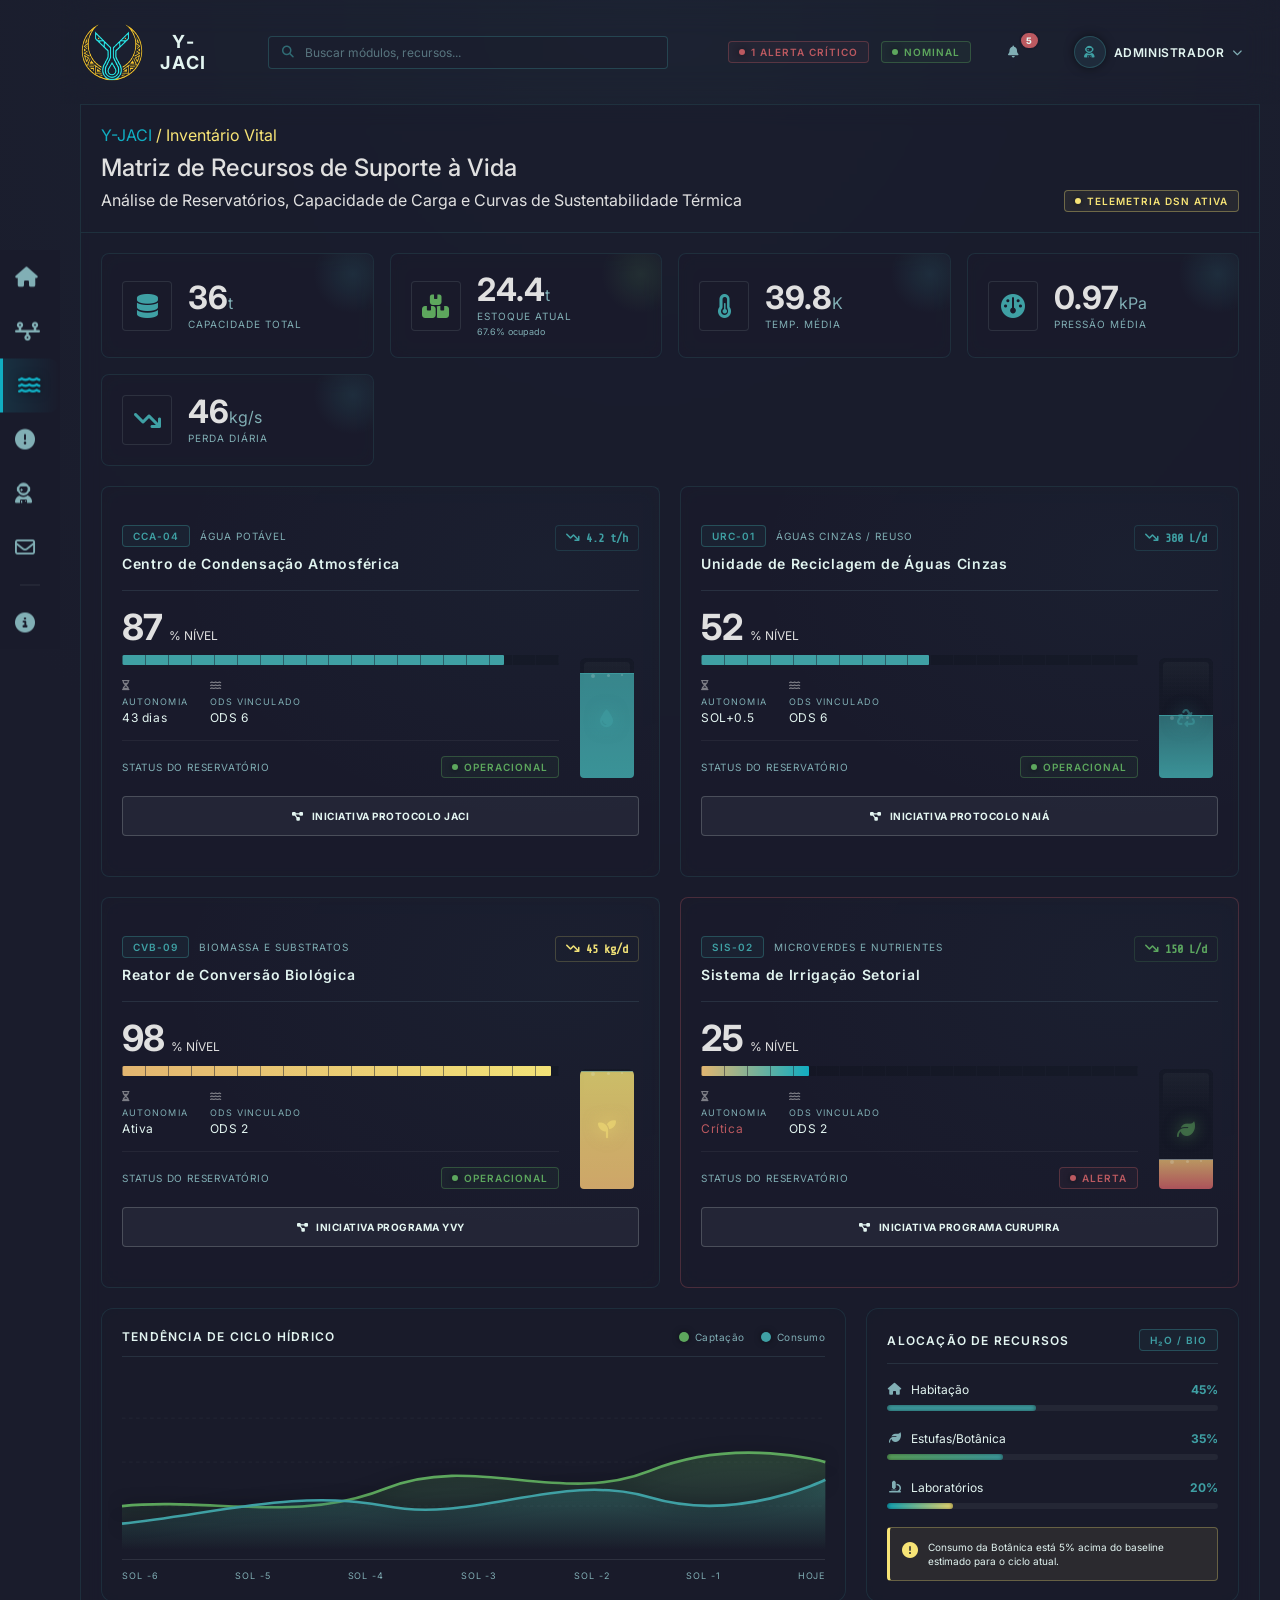
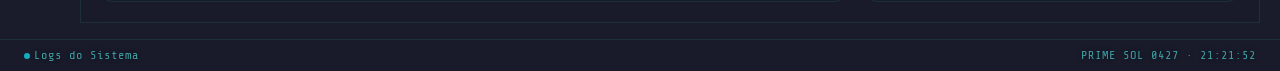
<file: resources.html>
<!DOCTYPE html>
<html lang="pt-BR">

<head>
    <meta charset="UTF-8">
    <meta name="viewport" content="width=device-width, initial-scale=1.0">
    <meta name="description" content="Visão de recursos disponíveis.">
    <meta name="keywords"
        content="Gestão de recursos, colônia lunar, monitoramento de energia, sustentabilidade espacial, dashboard espacial, ODS, inovação espacial, Y-JACI">
    <meta name="author" content="Y-JACI">
    <meta name="theme-color" content="#0b1021"> <!-- SEO & Open Graph -->
    <link rel="canonical" href="https://mewmewdevart.github.io/SpaceConnectFiapChallenge/resources.html">
    <meta property="og:title" content="Y-JACI - Gestão Inteligente de Recursos Lunares">
    <meta property="og:description" content="Visão de recursos disponíveis, gestão de reservatórios e estoques.">
    <meta property="og:type" content="website">
    <meta property="og:url" content="https://mewmewdevart.github.io/SpaceConnectFiapChallenge/resources.html">
    <meta name="twitter:card" content="summary_large_image">
    <meta name="twitter:title" content="Y-JACI - Gestão Inteligente de Recursos Lunares">
    <meta name="twitter:description" content="Visão de recursos disponíveis, gestão de reservatórios e estoques.">
    <title>Y-JACI - Gestão Inteligente de Recursos Lunares</title>
    <link rel="preconnect" href="https://fonts.googleapis.com">
    <link rel="preconnect" href="https://fonts.gstatic.com" crossorigin="">
    <link rel="stylesheet" href="https://cdnjs.cloudflare.com/ajax/libs/font-awesome/6.5.0/css/all.min.css">
    <link rel="stylesheet" href="assets/css/base/variables.css">
    <link rel="stylesheet" href="assets/css/base/reset.css">
    <link rel="stylesheet" href="assets/css/layout/grid.css">
    <link rel="stylesheet" href="assets/css/components/etiqueta.css">
    <link rel="stylesheet" href="assets/css/components/cartao-macro.css">
    <link rel="stylesheet" href="assets/css/components/sidebar.css">
    <link rel="stylesheet" href="assets/css/components/topbar.css">
    <link rel="stylesheet" href="assets/css/components/bottombar.css">
    <link rel="stylesheet" href="assets/css/pages/resources.css">
    <link rel="preconnect" href="https://fonts.googleapis.com">
    <link rel="preconnect" href="https://fonts.gstatic.com" crossorigin>
    <link
        href="https://fonts.googleapis.com/css2?family=Inter:ital,opsz,wght@0,14..32,100..900;1,14..32,100..900&family=Share+Tech+Mono&display=swap"
        rel="stylesheet">
    <link rel="stylesheet" href="assets/css/components/button.css">
    <link rel="stylesheet" href="assets/css/components/input.css">
    <style>
        .prog-hab-width {
            width: 78.5%;
        }

        .prog-hab-height {
            height: 78.5%;
        }

        .prog-bot-width {
            width: 51.7%;
        }

        .prog-bot-height {
            height: 51.7%;
        }

        .prog-lab-width {
            width: 96.8%;
        }

        .prog-lab-height {
            height: 96.8%;
        }

        .prog-med-width {
            width: 24.5%;
        }

        .prog-med-height {
            height: 24.5%;
        }

        .svg-drop-mint {
            filter: drop-shadow(0 0 8px rgba(0, 0, 0, 0.5));
        }

        .svg-drop-cyan {
            filter: drop-shadow(0 0 8px rgba(0, 0, 0, 0.5));
        }

        .aloc-hab-width {
            width: 45%;
        }

        .aloc-bot-width {
            width: 35%;
        }

        .aloc-lab-width {
            width: 20%;
        }
    </style>
    <link rel="apple-touch-icon" sizes="180x180" href="assets/img/favicon_io/apple-touch-icon.png">
    <link rel="icon" type="image/png" sizes="32x32" href="assets/img/favicon_io/favicon-32x32.png">
    <link rel="icon" type="image/png" sizes="16x16" href="assets/img/favicon_io/favicon-16x16.png">
    <link rel="manifest" href="assets/img/favicon_io/site.webmanifest">
</head>

<body>
    <a href="#main-content" class="skip-link">Pular para o conteúdo</a>
    <aside class="menu-lateral" id="menu-lateral">
        <button type="button" class="botao botao--terciario botao--icone botao--mobile menu-lateral__hamburguer"
            id="btn-hamburguer" aria-expanded="false" aria-label="Abrir menu">
            <i class="fas fa-bars" aria-hidden="true"></i>
            <span class="menu-lateral__marca-mobile">Y-JACI</span>
        </button>
        <div class="menu-lateral__topbar-mobile">
            <div class="menu-lateral__buscar-mobile">
                <div class="menu-superior__buscar-container">
                    <i class="fa-solid fa-magnifying-glass menu-superior__buscar-icone"></i>
                    <input type="text" placeholder="Buscar módulos, recursos..." aria-label="Buscar módulos e recursos">
                </div>
            </div>
            <div class="menu-lateral__acoes-mobile">
                <div class="menu-superior__status flex-center-gap-12">
                    <span class="etiqueta etiqueta--danger">
                        <span class="etiqueta__dot"></span>
                        1 Alerta Crítico
                    </span>
                    <div class="etiqueta etiqueta--nominal">
                        <span class="etiqueta__dot"></span>
                        <span class="status-text">Nominal</span>
                    </div>
                </div>
                <button class="botao botao--terciario botao--icone menu-superior__acao menu-superior__notificacoes"
                    aria-label="Notificações">
                    <i class="fa-solid fa-bell"></i>
                    <span class="menu-superior__etiqueta">5</span>
                </button>
                <div class="menu-superior__usuario-dropdown">
                    <button class="botao botao--terciario menu-superior__usuario" aria-haspopup="menu"
                        aria-expanded="false">
                        <div class="menu-superior__avatar">
                            <i class="fa-solid fa-user-astronaut"></i>
                        </div>
                        <span class="menu-superior__nome">Administrador</span>
                        <i class="fa-solid fa-chevron-down"></i>
                    </button>
                    <div class="menu-superior__dropdown-menu cartao-vidro" role="menu">
                        <a href="#" role="menuitem"><i class="fa-solid fa-id-etiqueta"></i> Meu Perfil</a>
                        <a href="#" role="menuitem"><i class="fa-solid fa-sliders"></i> Preferências</a>
                        <div class="dropdown-divisor"></div>
                        <a href="#" role="menuitem" class="dropdown-logout"><i
                                class="fa-solid fa-right-from-bracket"></i>
                            Desconectar</a>
                    </div>
                </div>
            </div>
        </div>
        <nav class="menu-lateral__navegacao" aria-label="Menu Principal">
            <a href="index.html" class=" menu-lateral__link">
                <span class="menu-lateral__icone"><i class="fas fa-home"></i></span>
                <span class="menu-lateral__texto">Visão Geral</span>
            </a>
            <a href="flow.html" class=" menu-lateral__link">
                <span class="menu-lateral__icone"><i class="fa-solid fa-timeline"></i></span>
                <span class="menu-lateral__texto">Fluxo de Interações</span>
            </a>
            <a href="resources.html" class="menu-lateral__link--ativo menu-lateral__link" aria-current="page">
                <span class="menu-lateral__icone"><i class="fa-solid fa-water"></i></span>
                <span class="menu-lateral__texto">Gestão de Recursos</span>
            </a>
            <a href="alerts.html" class=" menu-lateral__link">
                <span class="menu-lateral__icone"><i class="fa-solid fa-circle-exclamation"></i></span>
                <span class="menu-lateral__texto">Central de Alertas</span>
            </a>
            <a href="crew.html" class=" menu-lateral__link">
                <span class="menu-lateral__icone"><i class="fa-solid fa-user-astronaut"></i></span>
                <span class="menu-lateral__texto">Tripulação</span>
            </a>
            <a href="support.html" class=" menu-lateral__link">
                <span class="menu-lateral__icone"><i class="fa-regular fa-envelope"></i></span>
                <span class="menu-lateral__texto">Suporte</span>
            </a>
            <div class="menu-lateral__separador"></div>
            <a href="about.html" class=" menu-lateral__link">
                <span class="menu-lateral__icone"><i class="fa-solid fa-circle-info"></i></span>
                <span class="menu-lateral__texto">Sobre</span>
            </a>
        </nav>
    </aside>
    <header class="menu-superior">
        <div class="menu-superior__esquerda">
            <img src="./assets/img/logo.svg" alt="Logo Y-JACI">
            <span class="menu-superior__logo">
                Y-JACI
            </span>
        </div>

        <div class="menu-superior__buscar">
            <div class="menu-superior__buscar-container">
                <i class="fa-solid fa-magnifying-glass menu-superior__buscar-icone"></i>
                <input type="text" placeholder="Buscar módulos, recursos..." aria-label="Buscar módulos e recursos">
            </div>
        </div>

        <div class="menu-superior__direita">
            <!-- Status -->
            <div class="menu-superior__status flex-center-gap-12">
                <span class="etiqueta etiqueta--danger">
                    <span class="etiqueta__dot"></span>
                    1 Alerta Crítico
                </span>
                <div class="etiqueta etiqueta--nominal">
                    <span class="etiqueta__dot"></span>
                    <span class="status-text">Nominal</span>
                </div>
            </div>

            <!-- Notificações -->
            <button class="botao botao--terciario botao--icone menu-superior__acao menu-superior__notificacoes"
                aria-label="Notificações">
                <i class="fa-solid fa-bell"></i>
                <span class="menu-superior__etiqueta">5</span>
            </button>

            <!-- Usuário Dropdown -->
            <div class="menu-superior__usuario-dropdown">
                <button class="botao botao--terciario menu-superior__usuario" aria-haspopup="menu"
                    aria-expanded="false">
                    <div class="menu-superior__avatar">
                        <i class="fa-solid fa-user-astronaut"></i>
                    </div>
                    <span class="menu-superior__nome">Administrador</span>
                    <i class="fa-solid fa-chevron-down"></i>
                </button>
                <div class="menu-superior__dropdown-menu cartao-vidro" role="menu">
                    <a href="#" role="menuitem"><i class="fa-solid fa-id-etiqueta"></i> Meu Perfil</a>
                    <a href="#" role="menuitem"><i class="fa-solid fa-sliders"></i> Preferências</a>
                    <div class="dropdown-divisor"></div>
                    <a href="#" role="menuitem" class="dropdown-logout"><i class="fa-solid fa-right-from-bracket"></i>
                        Desconectar</a>
                </div>
            </div>
        </div>
    </header>
    <section class="conteudo">
        <main class="conteudo__principal">
            <header class="cabecalho-conteudo">
                <div class="cabecalho-conteudo__cabecalho">
                    <p class="cabecalho-conteudo__subtitulo">Y-JACI<span class="cabecalho-conteudo__separador"> /
                            Inventário Vital</span></p>
                </div>
                <h1 class="cabecalho-conteudo__titulo">Matriz de Recursos de Suporte à Vida</h1>
                <div class="cabecalho-conteudo__bloco">
                    <p class="cabecalho-conteudo__descricao">Análise de Reservatórios, Capacidade de Carga e Curvas de
                        Sustentabilidade Térmica</p> <span
                        class="cabecalho-conteudo__status etiqueta etiqueta--warning"> <span
                            class="etiqueta__dot"></span> Telemetria DSN Ativa </span>
                </div>
            </header> <!-- CONTEÚDO PRINCIPAL -->
            <div class="recursos-painel">
                <section class="macro-grid" aria-label="Estatísticas Gerais">
                    <article class="cartao-macro cartao-macro--cyan cartao-vidro " id="stat-capacidade">
                        <div class="cartao-macro__icone"> <i class="fa-solid fa-database"></i> </div>
                        <div class="cartao-macro__dados"> <span
                                class="cartao-macro__valor cartao-macro__valor--destaque">36<span
                                    class="cartao-macro__unidade">t</span></span> <span
                                class="cartao-macro__label">Capacidade Total</span> </div>
                    </article>
                    <article class="cartao-macro cartao-macro--green cartao-vidro " id="stat-estoque">
                        <div class="cartao-macro__icone"> <i class="fa-solid fa-boxes-stacked"></i> </div>
                        <div class="cartao-macro__dados"> <span
                                class="cartao-macro__valor cartao-macro__valor--destaque">24.4<span
                                    class="cartao-macro__unidade">t</span></span> <span
                                class="cartao-macro__label">Estoque Atual</span> <span class="cartao-macro__sub">67.6%
                                ocupado</span> </div>
                    </article>
                    <article class="cartao-macro cartao-macro--cyan cartao-vidro " id="stat-temp">
                        <div class="cartao-macro__icone"> <i class="fa-solid fa-temperature-half"></i> </div>
                        <div class="cartao-macro__dados"> <span
                                class="cartao-macro__valor cartao-macro__valor--destaque">39.8<span
                                    class="cartao-macro__unidade">K</span></span> <span
                                class="cartao-macro__label">Temp. Média</span> </div>
                    </article>
                    <article class="cartao-macro cartao-macro--cyan cartao-vidro " id="stat-pressao">
                        <div class="cartao-macro__icone"> <i class="fa-solid fa-gauge"></i> </div>
                        <div class="cartao-macro__dados"> <span
                                class="cartao-macro__valor cartao-macro__valor--destaque">0.97<span
                                    class="cartao-macro__unidade">kPa</span></span> <span
                                class="cartao-macro__label">Pressão Média</span> </div>
                    </article>
                    <article class="cartao-macro cartao-macro--cyan cartao-vidro " id="stat-perda">
                        <div class="cartao-macro__icone"> <i class="fa-solid fa-arrow-trend-down"></i> </div>
                        <div class="cartao-macro__dados"> <span
                                class="cartao-macro__valor cartao-macro__valor--destaque">46<span
                                    class="cartao-macro__unidade">kg/s</span></span> <span
                                class="cartao-macro__label">Perda Diária</span> </div>
                    </article>
                </section> <!-- GRADE DE COFRES CRIOGÊNICOS -->
                <section class="recursos-grade-cofres" id="resources-grid" aria-label="Reserva Estratégica Vital">
                    <!-- Cards dinâmicos gerados via resources.js a partir do YJaciCore -->
                </section> <!-- ANÁLISE E DISTRIBUIÇÃO -->
                <section class="recursos-analise" aria-label="Análise e Distribuição de Recursos">
                    <!-- Gráfico de Tendência -->
                    <article class="recursos-grafico painel-vidro-escuro">
                        <div class="recursos-analise__cabecalho">
                            <h3 class="recursos-analise__titulo">Tendência de Ciclo Hídrico</h3>
                            <div class="recursos-grafico__legendas"> <span class="recursos-grafico__legenda-item"><span
                                        class="legenda-cor legenda-cor--captacao"></span> Captação</span> <span
                                    class="recursos-grafico__legenda-item"><span
                                        class="legenda-cor legenda-cor--consumo"></span> Consumo</span> </div>
                        </div>
                        <div class="recursos-grafico__corpo"> <svg viewBox="0 0 800 200" preserveAspectRatio="none"
                                class="recursos-svg-grafico">
                                <defs>
                                    <linearGradient id="grad-captacao" x1="0" y1="0" x2="0" y2="1">
                                        <stop offset="0%" stop-color="rgba(var(--success), 0.3)" />
                                        <stop offset="100%" stop-color="rgba(var(--success), 0)" />
                                    </linearGradient>
                                    <linearGradient id="grad-consumo" x1="0" y1="0" x2="0" y2="1">
                                        <stop offset="0%" stop-color="rgba(var(--steel), 0.3)" />
                                        <stop offset="100%" stop-color="rgba(var(--steel), 0)" />
                                    </linearGradient>
                                </defs> <!-- Grid lines -->
                                <line x1="0" y1="40" x2="800" y2="40" class="svg-grid-line" />
                                <line x1="0" y1="90" x2="800" y2="90" class="svg-grid-line" />
                                <line x1="0" y1="140" x2="800" y2="140" class="svg-grid-line" />
                                <!-- Area Captação -->
                                <path
                                    d="M 0 190 L 0 140 C 100 130, 200 160, 300 120 C 400 80, 500 140, 600 100 C 700 60, 800 90, 800 90 L 800 190 Z"
                                    fill="url(#grad-captacao)" /> <!-- Line Captação -->
                                <path
                                    d="M 0 140 C 100 130, 200 160, 300 120 C 400 80, 500 140, 600 100 C 700 60, 800 90, 800 90"
                                    fill="none" stroke="rgb(var(--success))" stroke-width="3"
                                    class="svg-path-anim svg-drop-mint" /> <!-- Area Consumo -->
                                <path
                                    d="M 0 190 L 0 160 C 100 150, 200 120, 300 140 C 400 160, 500 100, 600 130 C 700 160, 800 110, 800 110 L 800 190 Z"
                                    fill="url(#grad-consumo)" /> <!-- Line Consumo -->
                                <path
                                    d="M 0 160 C 100 150, 200 120, 300 140 C 400 160, 500 100, 600 130 C 700 160, 800 110, 800 110"
                                    fill="none" stroke="rgb(var(--steel))" stroke-width="3"
                                    class="svg-path-anim svg-path-anim-delay svg-drop-cyan svg-path-anim svg-path-anim-delay" />
                            </svg>
                            <div class="recursos-grafico__eixo-x"> <span>SOL -6</span> <span>SOL -5</span> <span>SOL
                                    -4</span> <span>SOL -3</span> <span>SOL -2</span> <span>SOL -1</span>
                                <span>HOJE</span>
                            </div>
                        </div>
                    </article> <!-- Distribuição Setorial -->
                    <article class="recursos-alocacao painel-vidro-escuro">
                        <div class="recursos-analise__cabecalho">
                            <h3 class="recursos-analise__titulo">Alocação de Recursos</h3> <span
                                class="etiqueta etiqueta--info">H₂O / BIO</span>
                        </div>
                        <div class="recursos-alocacao__lista">
                            <div class="recursos-alocacao__item">
                                <div class="recursos-alocacao__item-cabecalho"> <span class="recursos-alocacao__nome"><i
                                            class="fa-solid fa-house"></i> Habitação</span> <span
                                        class="recursos-alocacao__porcentagem">45%</span> </div>
                                <div class="recursos-alocacao__barra-container">
                                    <div class="recursos-alocacao__barra recursos-alocacao__barra--hab aloc-hab-width">
                                    </div>
                                </div>
                            </div>
                            <div class="recursos-alocacao__item">
                                <div class="recursos-alocacao__item-cabecalho"> <span class="recursos-alocacao__nome"><i
                                            class="fa-solid fa-leaf"></i> Estufas/Botânica</span> <span
                                        class="recursos-alocacao__porcentagem">35%</span> </div>
                                <div class="recursos-alocacao__barra-container">
                                    <div class="recursos-alocacao__barra recursos-alocacao__barra--bot aloc-bot-width">
                                    </div>
                                </div>
                            </div>
                            <div class="recursos-alocacao__item">
                                <div class="recursos-alocacao__item-cabecalho"> <span class="recursos-alocacao__nome"><i
                                            class="fa-solid fa-microscope"></i> Laboratórios</span> <span
                                        class="recursos-alocacao__porcentagem">20%</span> </div>
                                <div class="recursos-alocacao__barra-container">
                                    <div class="recursos-alocacao__barra recursos-alocacao__barra--lab aloc-lab-width">
                                    </div>
                                </div>
                            </div>
                        </div>
                        <div class="recursos-alocacao__alerta"> <i class="fa-solid fa-circle-exclamation"></i>
                            <span>Consumo da Botânica está 5% acima do baseline estimado para o ciclo atual.</span>
                        </div>
                    </article>
                </section>
            </div>
        </main>
    </section>
    <script src="assets/js/content/lore.js"></script>
    <script src="assets/js/content/glossary.js"></script>
    <script src="assets/js/utils/core.js"></script>
    <script src="assets/js/layout.js"></script>
    <script src="assets/js/main.js"></script>
    <script src="assets/js/pages/resources.js"></script>
    <footer class="barra-telemetria">
        <span class="barra-telemetria__titulo"><span class="barra-telemetria__ponto"></span>Logs do Sistema</span>
        <div class="barra-telemetria__janela-letreiro">
            <div class="barra-telemetria__letreiro" aria-hidden="true">
                <!-- Os itens são gerados pelo main.js -->
            </div>
        </div>
        <time class="barra-telemetria__relogio" id="relogio-telemetria" aria-live="polite">PRIME SOL 0427
            00:00:00</time>
    </footer>
</body>

</html>
</file>
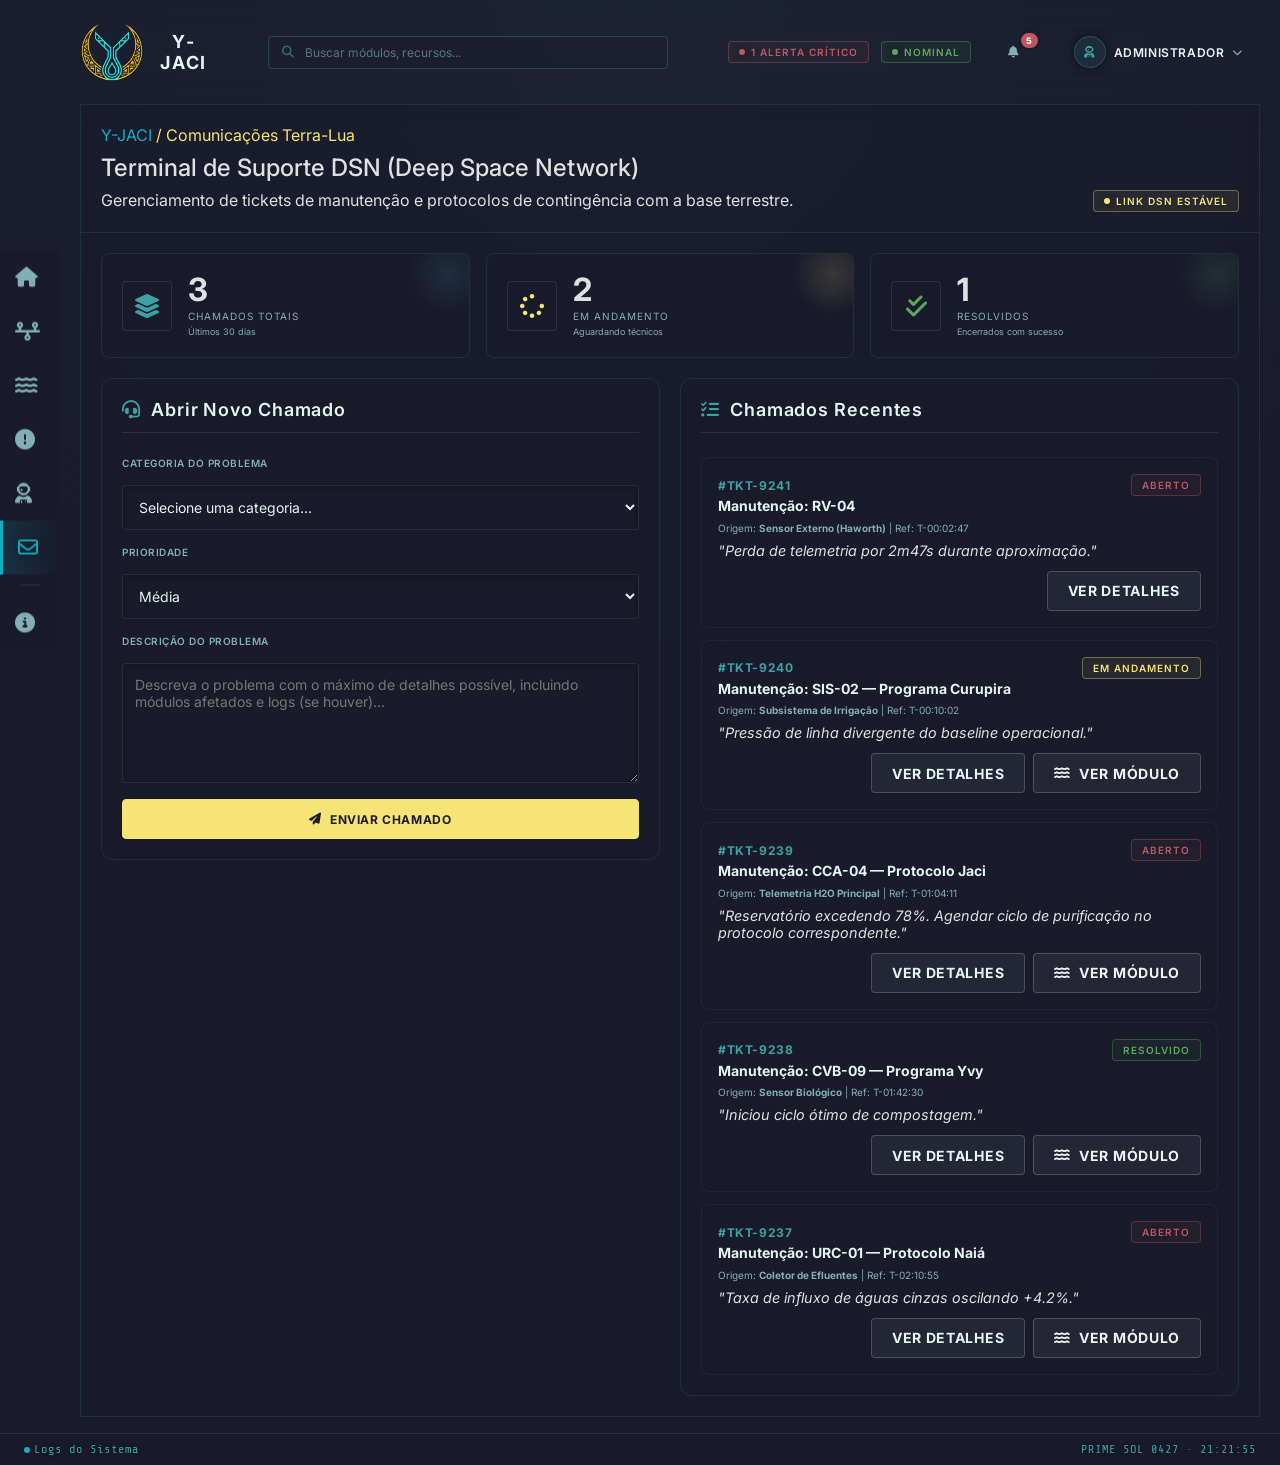
<file: support.html>
<!DOCTYPE html>
<html lang="pt-BR">

<head>
  <meta charset="UTF-8">
  <meta name="viewport" content="width=device-width, initial-scale=1.0">
  <meta name="description" content="Suporte técnico e atendimento especializado.">
  <meta name="keywords"
    content="Gestão de recursos, colônia lunar, monitoramento de energia, sustentabilidade espacial, dashboard espacial, ODS, inovação espacial, Y-JACI">
  <meta name="author" content="Y-JACI">
  <meta name="theme-color" content="#0b1021"> <!-- SEO & Open Graph -->
  <link rel="canonical" href="https://mewmewdevart.github.io/SpaceConnectFiapChallenge/support.html">
  <meta property="og:title" content="Y-JACI - Suporte Técnico">
  <meta property="og:description" content="Suporte técnico e atendimento especializado para a colônia lunar.">
  <meta property="og:type" content="website">
  <meta property="og:url" content="https://mewmewdevart.github.io/SpaceConnectFiapChallenge/support.html">
  <meta name="twitter:card" content="summary_large_image">
  <meta name="twitter:title" content="Y-JACI - Suporte Técnico">
  <meta name="twitter:description" content="Suporte técnico e atendimento especializado para a colônia lunar.">
  <title>Y-JACI - Suporte</title>
  <link rel="preconnect" href="https://fonts.googleapis.com">
  <link rel="preconnect" href="https://fonts.gstatic.com" crossorigin="">
  <link rel="stylesheet" href="https://cdnjs.cloudflare.com/ajax/libs/font-awesome/6.5.0/css/all.min.css">
  <link rel="stylesheet" href="assets/css/base/variables.css">
  <link rel="stylesheet" href="assets/css/base/reset.css">
  <link rel="stylesheet" href="assets/css/layout/grid.css">
  <link rel="stylesheet" href="assets/css/components/etiqueta.css">
  <link rel="stylesheet" href="assets/css/components/cartao-macro.css">
  <link rel="stylesheet" href="assets/css/components/sidebar.css">
  <link rel="stylesheet" href="assets/css/components/topbar.css">
  <link rel="stylesheet" href="assets/css/components/bottombar.css">
  <link rel="stylesheet" href="assets/css/pages/support.css">
  <link rel="preconnect" href="https://fonts.googleapis.com">
  <link rel="preconnect" href="https://fonts.gstatic.com" crossorigin>
  <link
    href="https://fonts.googleapis.com/css2?family=Inter:ital,opsz,wght@0,14..32,100..900;1,14..32,100..900&family=Share+Tech+Mono&display=swap"
    rel="stylesheet">
  <link rel="stylesheet" href="assets/css/components/button.css">
  <link rel="stylesheet" href="assets/css/components/input.css">
  <link rel="apple-touch-icon" sizes="180x180" href="assets/img/favicon_io/apple-touch-icon.png">
  <link rel="icon" type="image/png" sizes="32x32" href="assets/img/favicon_io/favicon-32x32.png">
  <link rel="icon" type="image/png" sizes="16x16" href="assets/img/favicon_io/favicon-16x16.png">
  <link rel="manifest" href="assets/img/favicon_io/site.webmanifest">
</head>

<body>
  <a href="#main-content" class="skip-link">Pular para o conteúdo</a>
  <aside class="menu-lateral" id="menu-lateral">
    <button type="button" class="botao botao--terciario botao--icone botao--mobile menu-lateral__hamburguer"
      id="btn-hamburguer" aria-expanded="false" aria-label="Abrir menu">
      <i class="fas fa-bars" aria-hidden="true"></i>
      <span class="menu-lateral__marca-mobile">Y-JACI</span>
    </button>
    <div class="menu-lateral__topbar-mobile">
      <div class="menu-lateral__buscar-mobile">
        <div class="menu-superior__buscar-container">
          <i class="fa-solid fa-magnifying-glass menu-superior__buscar-icone"></i>
          <input type="text" placeholder="Buscar módulos, recursos..." aria-label="Buscar módulos e recursos">
        </div>
      </div>
      <div class="menu-lateral__acoes-mobile">
        <div class="menu-superior__status flex-center-gap-12">
          <span class="etiqueta etiqueta--danger">
            <span class="etiqueta__dot"></span>
            1 Alerta Crítico
          </span>
          <div class="etiqueta etiqueta--nominal">
            <span class="etiqueta__dot"></span>
            <span class="status-text">Nominal</span>
          </div>
        </div>
        <button class="botao botao--terciario botao--icone menu-superior__acao menu-superior__notificacoes"
          aria-label="Notificações">
          <i class="fa-solid fa-bell"></i>
          <span class="menu-superior__etiqueta">5</span>
        </button>
        <div class="menu-superior__usuario-dropdown">
          <button class="botao botao--terciario menu-superior__usuario" aria-haspopup="menu" aria-expanded="false">
            <div class="menu-superior__avatar">
              <i class="fa-solid fa-user-astronaut"></i>
            </div>
            <span class="menu-superior__nome">Administrador</span>
            <i class="fa-solid fa-chevron-down"></i>
          </button>
          <div class="menu-superior__dropdown-menu cartao-vidro" role="menu">
            <a href="#" role="menuitem"><i class="fa-solid fa-id-etiqueta"></i> Meu Perfil</a>
            <a href="#" role="menuitem"><i class="fa-solid fa-sliders"></i> Preferências</a>
            <div class="dropdown-divisor"></div>
            <a href="#" role="menuitem" class="dropdown-logout"><i class="fa-solid fa-right-from-bracket"></i>
              Desconectar</a>
          </div>
        </div>
      </div>
    </div>
    <nav class="menu-lateral__navegacao" aria-label="Menu Principal">
      <a href="index.html" class=" menu-lateral__link">
        <span class="menu-lateral__icone"><i class="fas fa-home"></i></span>
        <span class="menu-lateral__texto">Visão Geral</span>
      </a>
      <a href="flow.html" class=" menu-lateral__link">
        <span class="menu-lateral__icone"><i class="fa-solid fa-timeline"></i></span>
        <span class="menu-lateral__texto">Fluxo de Interações</span>
      </a>
      <a href="resources.html" class=" menu-lateral__link">
        <span class="menu-lateral__icone"><i class="fa-solid fa-water"></i></span>
        <span class="menu-lateral__texto">Gestão de Recursos</span>
      </a>
      <a href="alerts.html" class=" menu-lateral__link">
        <span class="menu-lateral__icone"><i class="fa-solid fa-circle-exclamation"></i></span>
        <span class="menu-lateral__texto">Central de Alertas</span>
      </a>
      <a href="crew.html" class=" menu-lateral__link">
        <span class="menu-lateral__icone"><i class="fa-solid fa-user-astronaut"></i></span>
        <span class="menu-lateral__texto">Tripulação</span>
      </a>
      <a href="support.html" class="menu-lateral__link--ativo menu-lateral__link" aria-current="page">
        <span class="menu-lateral__icone"><i class="fa-regular fa-envelope"></i></span>
        <span class="menu-lateral__texto">Suporte</span>
      </a>
      <div class="menu-lateral__separador"></div>
      <a href="about.html" class=" menu-lateral__link">
        <span class="menu-lateral__icone"><i class="fa-solid fa-circle-info"></i></span>
        <span class="menu-lateral__texto">Sobre</span>
      </a>
    </nav>
  </aside>
  <header class="menu-superior">
    <div class="menu-superior__esquerda">
      <a href="./index.html">
        <img src="./assets/img/logo.svg" alt="Logo Y-JACI">
        <span class="menu-superior__logo">
          Y-JACI
        </span>
      </a>
    </div>

    <div class="menu-superior__buscar">
      <div class="menu-superior__buscar-container">
        <i class="fa-solid fa-magnifying-glass menu-superior__buscar-icone"></i>
        <input type="text" placeholder="Buscar módulos, recursos..." aria-label="Buscar módulos e recursos">
      </div>
    </div>

    <div class="menu-superior__direita">
      <!-- Status -->
      <div class="menu-superior__status flex-center-gap-12">
        <span class="etiqueta etiqueta--danger">
          <span class="etiqueta__dot"></span>
          1 Alerta Crítico
        </span>
        <div class="etiqueta etiqueta--nominal">
          <span class="etiqueta__dot"></span>
          <span class="status-text">Nominal</span>
        </div>
      </div>

      <!-- Notificações -->
      <button class="botao botao--terciario botao--icone menu-superior__acao menu-superior__notificacoes"
        aria-label="Notificações">
        <i class="fa-solid fa-bell"></i>
        <span class="menu-superior__etiqueta">5</span>
      </button>

      <!-- Usuário Dropdown -->
      <div class="menu-superior__usuario-dropdown">
        <button class="botao botao--terciario menu-superior__usuario" aria-haspopup="menu" aria-expanded="false">
          <div class="menu-superior__avatar">
            <i class="fa-solid fa-user-astronaut"></i>
          </div>
          <span class="menu-superior__nome">Administrador</span>
          <i class="fa-solid fa-chevron-down"></i>
        </button>
        <div class="menu-superior__dropdown-menu cartao-vidro" role="menu">
          <a href="#" role="menuitem"><i class="fa-solid fa-id-etiqueta"></i> Meu Perfil</a>
          <a href="#" role="menuitem"><i class="fa-solid fa-sliders"></i> Preferências</a>
          <div class="dropdown-divisor"></div>
          <a href="#" role="menuitem" class="dropdown-logout"><i class="fa-solid fa-right-from-bracket"></i>
            Desconectar</a>
        </div>
      </div>
    </div>
  </header>
  <section class="conteudo">
    <main class="conteudo__principal">
      <header class="cabecalho-conteudo">
        <div class="cabecalho-conteudo__cabecalho">
          <p class="cabecalho-conteudo__subtitulo">Y-JACI<span class="cabecalho-conteudo__separador"> /
              Comunicações Terra-Lua</span></p>
        </div>
        <h1 class="cabecalho-conteudo__titulo">Terminal de Suporte DSN (Deep Space Network)</h1>
        <div class="cabecalho-conteudo__bloco">
          <p class="cabecalho-conteudo__descricao">Gerenciamento de tickets de manutenção e protocolos de
            contingência com a base terrestre.</p> <span class="cabecalho-conteudo__status etiqueta etiqueta--warning">
            <span class="etiqueta__dot"></span> Link DSN Estável </span>
        </div>
      </header>
      <div class="painel-suporte">
        <div class="macro-grid">
          <article class="cartao-macro cartao-macro--cyan cartao-vidro ">
            <div class="cartao-macro__icone"> <i class="fa-solid fa-layer-group"></i> </div>
            <div class="cartao-macro__dados"> <span class="cartao-macro__valor cartao-macro__valor--destaque">3</span>
              <span class="cartao-macro__label">Chamados Totais</span> <span class="cartao-macro__sub">Últimos 30
                dias</span>
            </div>
          </article>
          <article class="cartao-macro cartao-macro--yellow cartao-vidro ">
            <div class="cartao-macro__icone"> <i class="fa-solid fa-spinner fa-spin-pulse"></i> </div>
            <div class="cartao-macro__dados"> <span class="cartao-macro__valor cartao-macro__valor--destaque">2</span>
              <span class="cartao-macro__label">Em Andamento</span> <span class="cartao-macro__sub">Aguardando
                técnicos</span>
            </div>
          </article>
          <article class="cartao-macro cartao-macro--green cartao-vidro ">
            <div class="cartao-macro__icone"> <i class="fa-solid fa-check-double"></i> </div>
            <div class="cartao-macro__dados"> <span class="cartao-macro__valor cartao-macro__valor--destaque">1</span>
              <span class="cartao-macro__label">Resolvidos</span> <span class="cartao-macro__sub">Encerrados
                com sucesso</span>
            </div>
          </article>
        </div>
        <div class="painel-suporte__conteudo-duplo"> <!-- Form to open a ticket -->
          <section class="secao-suporte painel-vidro-escuro ">
            <h2 class="secao-titulo"><i class="fa-solid fa-headset"></i> Abrir Novo Chamado</h2>
            <form class="formulario-suporte" onsubmit="event.preventDefault();">
              <div class="formulario-grupo"> <label for="assunto" class="campo-label">Categoria do
                  Problema</label> <select id="assunto" class="campo" required>
                  <option value="" disabled selected>Selecione uma categoria...</option>
                  <option value="hardware">Falha de Hardware/Equipamento</option>
                  <option value="software">Erro de Sistema / Software</option>
                  <option value="recursos">Problema de Gestão de Recursos</option>
                  <option value="telemetria">Perda de Telemetria / Conexão</option>
                  <option value="outro">Outro...</option>
                </select> </div>
              <div class="formulario-grupo"> <label for="prioridade" class="campo-label">Prioridade</label> <select
                  id="prioridade" class="campo">
                  <option value="baixa">Baixa</option>
                  <option value="media" selected>Média</option>
                  <option value="alta">Alta</option>
                  <option value="critica">Crítica (Emergência)</option>
                </select> </div>
              <div class="formulario-grupo"> <label for="descricao" class="campo-label">Descrição do
                  Problema</label> <textarea id="descricao" class="campo campo--textarea"
                  placeholder="Descreva o problema com o máximo de detalhes possível, incluindo módulos afetados e logs (se houver)..."
                  required></textarea> </div> <button type="submit" class="botao botao--primario"> <i
                  class="fa-solid fa-paper-plane"></i> Enviar Chamado </button>
            </form>
          </section> <!-- List of recent tickets -->
          <section class="secao-suporte painel-vidro-escuro ">
            <h2 class="secao-titulo"><i class="fa-solid fa-list-check"></i> Chamados Recentes</h2>
            <div class="lista-chamados" id="lista-chamados-container">
              <!-- Renderizado via JS dinâmico usando mock_alerts.js -->
            </div>
          </section>
        </div>
      </div>
    </main>
  </section>
  <script src="assets/js/content/lore.js"></script>
  <script src="assets/js/content/glossary.js"></script>
  <script src="assets/js/content/mock_alerts.js"></script>
  <script src="assets/js/utils/core.js"></script>
  <script src="assets/js/pages/support.js"></script>
  <script src="assets/js/layout.js"></script>
  <script src="assets/js/main.js"></script>
  <footer class="barra-telemetria">
    <span class="barra-telemetria__titulo"><span class="barra-telemetria__ponto"></span>Logs do Sistema</span>
    <div class="barra-telemetria__janela-letreiro">
      <div class="barra-telemetria__letreiro" aria-hidden="true">
        <!-- Os itens são gerados pelo main.js -->
      </div>
    </div>
    <time class="barra-telemetria__relogio" id="relogio-telemetria" aria-live="polite">PRIME SOL 0427 00:00:00</time>
  </footer>
</body>

</html>
</file>
<file: assets/css/base/variables.css>
/* Google Fonts carregado via <link> nos HTMLs para não bloquear parsing CSS */

:root {
    /* Estrutura */
    --black: 20, 22, 36;
    --space-black: 26, 28, 44;
    /* #1A1A1E */
    --panel: 26, 28, 44;
    /* #182E41 */
    --surface: 50, 73, 95;
    /* #32495F */
    --steel: 63, 160, 164;
    /* #81AFB5 */

    /* Recursos */
    --water: 63, 160, 164;
    --oxygen: 134, 224, 206;
    --food: 93, 167, 93;
    --energy: 226, 181, 112;

    /* Estados */
    --success: 93, 167, 93;
    --warning: var(--brand-secondary);
    --critical: 188, 89, 96;

    /* Identidade */
    --brand-primary: 17, 173, 193;
    /* CYAN */
    --brand-secondary: 247, 228, 118;
    /* Dourado */

    /* Texto */
    --text-primary: 227, 245, 241;
    --text-secondary: 129, 175, 181;
    --text-default: 224, 224, 224;

    /* Tipografia */
    --font-primary: 'Inter', sans-serif;
    --font-mono: 'Share Tech Mono', monospace;

    --text-micro: 0.5625rem;
    --text-xs: 0.625rem;
    --text-sm: 0.75rem;
    --text-base: 0.875rem;
    --text-md: 1rem;
    --text-lg: 1.125rem;
    --text-xl: 1.5rem;
    --text-2xl: 1.75rem;
    --text-3xl: 2rem;
    --text-4xl: 2.25rem;
    --text-hero: 2.75rem;

    --text-paragraph: var(--text-base);
    --text-heading-1: var(--text-4xl);

    /* Cores Semânticas de Sistema */
    --color-primary: var(--brand-primary);
    --color-secondary: var(--steel);
    --color-alert: var(--critical);

    --bg-main: var(--space-black);
    --bg-panel: var(--panel);

    --border-color: rgba(var(--text-secondary), 0.15);

    /* Backgrounds e Elevacao */
    --bg-glass-light: rgba(var(--panel), 0.6);
    --bg-glass-medium: rgba(var(--panel), 0.85);
    --bg-glass-heavy: rgba(var(--space-black), 0.95);
    --panel-border: 1px solid rgba(var(--steel), 0.15);

    /* Shadows (Material Dark Theme) */
    --shadow-sm: 0 1px 2px 0 rgba(0, 0, 0, 0.4);
    --shadow-md: 0 4px 6px -1px rgba(0, 0, 0, 0.5), 0 2px 4px -1px rgba(0, 0, 0, 0.3);
    --shadow-lg: 0 10px 15px -3px rgba(0, 0, 0, 0.6), 0 4px 6px -2px rgba(0, 0, 0, 0.4);
    --shadow-xl: 0 20px 25px -5px rgba(0, 0, 0, 0.7), 0 10px 10px -5px rgba(0, 0, 0, 0.5);

    /* Border Radius */
    --radius-sm: 0.25rem;
    --radius-md: 0.5rem;
    --radius-lg: 0.75rem;

    /* Transitions */
    --transition-fast: 0.15s cubic-bezier(0.4, 0, 0.2, 1);
    --transition-normal: 0.3s cubic-bezier(0.4, 0, 0.2, 1);

    /* Spacing Scale */
    --space-sm: 0.5rem;
    --space-md: 0.75rem;
    --space-lg: 1rem;
    --space-xl: 1.25rem;

    /* Z-Index Layers */
    --z-dropdown: 50;
    --z-sticky: 100;
    --z-sidebar: 1000;

    /* Font Weights */
    --font-medium: 500;
    --font-semibold: 600;
    --font-bold: 700;

    /* Buttons Design System */
    --btn-height-sm: 2.5rem;
    --btn-height-md: 2.5rem;
    --btn-height-lg: 2.5rem;
    --btn-height-mobile: 2.75rem;

    --btn-padding-sm: 0 var(--space-md);
    --btn-padding-md: 0 var(--space-lg);
    --btn-padding-lg: 0 var(--space-xl);

    --btn-gap: var(--space-sm);
}
</file>
<file: assets/css/layout/grid.css>
.conteudo {
    display: flex;
    width: calc(100% - 3.75rem);
    flex: 1;
    flex-direction: row;
    margin-left: 3.75rem;
    padding: 0 1.25rem;
    gap: 1.25rem;
    color: rgb(var(--text-default));
    overflow-y: auto;
    overflow-x: hidden;
    background-color: transparent;
}

.conteudo__principal {
    flex: 1 1 0;
    display: flex;
    flex-direction: column;
    align-items: center;
    background: var(--bg-glass-light);
    backdrop-filter: blur(10px);
    border: var(--panel-border);
    margin: 0 0 1rem;
}

.cabecalho-conteudo {
    display: flex;
    flex-direction: column;
    width: 100%;
    padding: 1.25rem;
    border-bottom: var(--panel-border);
    gap: 0.5rem;
    position: relative;
}

.cabecalho-conteudo__titulo {
    font-weight: 500;
}

.cabecalho-conteudo::before {
    content: '';
    position: absolute;
    bottom: -1px;
    left: 0;
    right: 0;
    height: 1px;
    background: transparent;
}

.cabecalho-conteudo__bloco {
    display: flex;
    flex-direction: row;
    justify-content: space-between;
}

@media screen and (max-width: 1253px) {
    .cabecalho-conteudo__bloco {
        flex-direction: column;
        gap: 0.5rem;
    }
}

.cabecalho-conteudo__status {
    display: flex;
    gap: 1.25rem;
}

.cabecalho-conteudo__subtitulo {
    color: rgb(var(--brand-primary));
}

.cabecalho-conteudo__separador {
    color: rgb(var(--brand-secondary));
}

.painel-direito {
    width: 20rem;
    flex-shrink: 0;
    display: flex;
    flex-direction: column;
    justify-content: flex-start;
    align-items: stretch;
    padding-bottom: 1.25rem;
    position: sticky;
    max-height: calc(100vh - 8.125rem);
    background: var(--bg-glass-light);
    backdrop-filter: blur(10px);
    border: var(--panel-border);
    overflow-y: auto;
    margin: 0 0 1rem;
}

@media screen and (max-width: 1188px) {
    body {
        overflow-y: auto;
        height: auto;
        min-height: 100vh;
    }

    .conteudo {
        margin-left: 0;
        margin-top: 3.75rem;
        width: 100%;
        flex-direction: column;
        overflow: visible;
    }

    .conteudo__principal {
        flex: none;
        height: auto;
    }

    .painel-direito {
        width: 100%;
    }
}

/* -------------------------------------- */
/* CLASSES UTILITÁRIAS GLOBAIS            */
/* -------------------------------------- */

.cartao-vidro {
    background: var(--bg-glass-medium);
    backdrop-filter: blur(10px);
    border: var(--panel-border);
    border-radius: var(--radius-md);
    transition: all var(--transition-normal);
}

.cartao-vidro:hover {
    border-color: rgba(var(--steel), 0.3);
}

.painel-vidro-escuro {
    background: var(--bg-glass-heavy);
    backdrop-filter: blur(10px);
    border: var(--panel-border);
    border-radius: var(--radius-lg);
}

/* ==========================================================================
   MACRO CARDS (DASHBOARD)
   ========================================================================== */
.macro-grid {
    display: grid;
    grid-template-columns: repeat(auto-fit, minmax(13.75rem, 1fr));
    gap: 1rem;
}

/* cartao-macro componentizado para assets/css/components/cartao-macro.css */
</file>
<file: assets/css/components/etiqueta.css>
/* ==========================================================================
   etiqueta COMPONENT
   ========================================================================== */

.etiqueta {
    display: inline-flex;
    align-items: center;
    gap: 0.375rem;
    font-size: var(--text-xs);
    font-weight: 600;
    padding: 0.25rem 0.625rem;
    border-radius: var(--radius-sm);
    text-transform: uppercase;
    letter-spacing: 0.1em;
    border: 1px solid transparent;
    transition: all var(--transition-normal);
    white-space: nowrap;
    flex-shrink: 0;
}

.etiqueta__dot {
    width: 0.375rem;
    height: 0.375rem;
    border-radius: 50%;
    flex-shrink: 0;
    display: inline-block;
}

/* --------------------------------------------------------------------------
   VARIANTS
   -------------------------------------------------------------------------- */

/* Nominal / Success (Mint) */
.etiqueta--nominal,
.etiqueta--success {
    color: rgb(var(--success));
    border-color: rgba(var(--success), 0.35);
    background: rgba(var(--success), 0.06);
}

.etiqueta--nominal .etiqueta__dot,
.etiqueta--success .etiqueta__dot {
    background: rgb(var(--success));
    box-shadow: 0 0 0.375rem rgba(0, 0, 0, 0.5);
}

/* Warning / Alert / In Progress (Yellow) */
.etiqueta--warning,
.etiqueta--alerta {
    color: rgb(var(--warning));
    border-color: rgba(var(--warning), 0.35);
    background: rgba(var(--warning), 0.06);
}

.etiqueta--warning .etiqueta__dot,
.etiqueta--alerta .etiqueta__dot {
    background: rgb(var(--warning));
    box-shadow: 0 0 0.375rem rgba(0, 0, 0, 0.5);
}

/* Critical / Danger / Open (Magenta) */
.etiqueta--critical,
.etiqueta--danger {
    color: rgb(var(--critical));
    border-color: rgba(var(--critical), 0.35);
    background: rgba(var(--critical), 0.06);
}

.etiqueta--critical .etiqueta__dot,
.etiqueta--danger .etiqueta__dot {
    background: rgb(var(--critical));
    box-shadow: 0 0 0.375rem rgba(0, 0, 0, 0.5);
}

/* Down / Danger (for resource rates) */
.etiqueta--vermelho {
    color: rgb(var(--critical));
    border-color: rgba(var(--critical), 0.35);
    background: rgba(var(--critical), 0.06);
}

/* Info (Cyan) */
.etiqueta--info {
    color: rgb(var(--steel));
    border-color: rgba(var(--steel), 0.35);
    background: rgba(var(--steel), 0.06);
}

.etiqueta--info .etiqueta__dot {
    background: rgb(var(--steel));
    box-shadow: 0 0 0.375rem rgba(0, 0, 0, 0.5);
}
</file>
<file: assets/css/components/alerta.css>
/* ==========================================================================
   ALERTA COMPONENT — Notificações dinâmicas e painéis
   ========================================================================== */

.alerta {
    --alerta-cor-rgb: var(--steel);
    /* Default info */
    display: flex;
    gap: 1rem;
    align-items: stretch;
    padding: 1rem;
    margin-bottom: 1.25rem;
    border-radius: var(--radius-sm);
    transition: all var(--transition-normal);
    position: relative;

    background: linear-gradient(90deg, rgba(var(--alerta-cor-rgb), 0.1) 0%, rgba(var(--alerta-cor-rgb), 0.02) 100%);
    border: 1px solid rgba(var(--alerta-cor-rgb), 0.3);
    border-left: 0.1875rem solid rgb(var(--alerta-cor-rgb));
}

.alerta:hover {
    border-color: rgb(var(--alerta-cor-rgb));
}

.alerta:last-child {
    margin-bottom: 0;
}

/* Modificadores de cor (Tokens de Estado) */
.alerta--critico,
.alerta--danger {
    --alerta-cor-rgb: var(--critical);
}

.alerta--aviso,
.alerta--warning {
    --alerta-cor-rgb: var(--warning);
}

.alerta--info {
    --alerta-cor-rgb: var(--steel);
}

.alerta--sucesso {
    --alerta-cor-rgb: var(--success);
}

.alerta__indicador-lateral {
    width: 2.75rem;
    height: 2.75rem;
    flex-shrink: 0;
    display: flex;
    align-items: center;
    justify-content: center;
    background: rgba(var(--alerta-cor-rgb), 0.2);
}

.alerta__indicador-lateral i {
    display: flex;
    justify-content: center;
    align-items: center;
}

.alerta__icone-svg,
.alerta__icone {
    color: rgb(var(--alerta-cor-rgb));
}

.alerta__icone-svg {
    width: 1.375rem;
    height: 1.375rem;
}

.alerta__icone {
    display: flex;
    align-items: center;
    justify-content: center;
    font-size: 1.5rem;
    width: 2.75rem;
    height: 2.75rem;
}

.alerta__corpo {
    width: 100%;
    display: flex;
    flex-direction: column;
}

.alerta__linha-topo {
    display: flex;
    justify-content: space-between;
    align-items: baseline;
    margin-bottom: 0.375rem;
}

.alerta__grupo-esquerdo {
    display: flex;
    align-items: center;
    justify-content: center;
    gap: 0.5rem;
}

.alerta__codigo-evento {
    font-size: var(--text-sm);
    color: rgb(var(--text-secondary));
    opacity: 0.7;
}

.alerta__tempo-evento {
    font-size: var(--text-xs);
    color: rgb(var(--text-secondary));
    opacity: 0.8;
    letter-spacing: 0.05em;
    text-transform: uppercase;
}

.alerta__conteudo {
    margin-bottom: 0.75rem;
}

.alerta__titulo {
    font-size: var(--text-base);
    color: rgb(var(--text-primary));
    font-weight: 600;
    margin-bottom: 0.25rem;
}

.alerta__descricao {
    font-size: var(--text-sm);
    color: rgb(var(--text-secondary));
    line-height: 1.4;
}

.alerta__texto-evento {
    font-size: var(--text-sm);
    color: rgb(var(--text-primary));
    font-weight: 400;
    margin-bottom: 0.375rem;
    line-height: 1.4;
}

.alerta__fonte-evento {
    font-size: var(--text-xs);
    color: rgb(var(--text-secondary));
    opacity: 0.5;
    margin-bottom: 0.75rem;
    text-transform: uppercase;
    letter-spacing: 0.05em;
}

.alerta__acoes {
    display: flex;
    gap: 0.625rem;
}

.alerta__botao-acao {
    font-size: var(--text-xs);
    font-weight: 600;
    letter-spacing: 0.08em;
    padding: 0.375rem 0.875rem;
    background: transparent;
    cursor: pointer;
    transition: all var(--transition-fast);
    text-transform: uppercase;
    border: 1px solid rgba(var(--alerta-cor-rgb), 0.5);
    color: rgb(var(--alerta-cor-rgb));
}

.alerta__botao-acao:hover {
    background: rgba(var(--alerta-cor-rgb), 0.1);
}

.alerta__botao-acao--protocolo,
.alerta__botao-acao--confirmar {
    background: rgb(var(--alerta-cor-rgb));
    color: rgb(var(--bg-main));
}

.alerta--critico .alerta__botao-acao--protocolo,
.alerta--danger .alerta__botao-acao--protocolo {
    color: rgb(var(--text-primary));
}

.alerta .alerta__botao-acao--desabilitado {
    color: rgb(var(--text-secondary));
    border-color: var(--border-color);
    background: rgba(var(--text-primary), 0.05);
    cursor: not-allowed;
}

.alerta--resolvido {
    opacity: 0.5;
    transition: opacity 0.4s ease, filter 0.4s ease;
    pointer-events: none;
    filter: grayscale(0.8);
}

/* Classes de Estado e Domino Effect */
.alerta--destaque {
    box-shadow: 0 0 15px rgba(var(--alerta-cor-rgb), 0.6) !important;
    transform: scale(1.02);
    z-index: 5;
    opacity: 1 !important;
}

.alerta--atenuado {
    opacity: 0.35 !important;
}

.alerta__sistema-link {
    text-decoration: underline;
    color: rgb(var(--steel));
    font-weight: bold;
    cursor: pointer;
    transition: color var(--transition-fast);
}

.alerta__sistema-link:hover {
    color: rgb(var(--brand-primary));
}

.alerta__detalhe-grid {
    display: grid;
    grid-template-columns: repeat(2, 1fr);
    gap: 0.625rem;
    margin-top: 0.625rem;
}

.alerta__rotulo-detalhe {
    font-family: var(--font-mono);
    color: rgb(var(--text-secondary));
    font-size: var(--text-xs);
}

.alerta__detalhe-titulo {
    font-family: var(--font-primary);
    color: rgb(var(--text-primary));
    font-size: var(--text-sm);
    font-weight: bold;
}

@media (max-width: 900px) {
    .alerta {
        flex-direction: column;
        gap: 0.875rem;
        padding: 0.875rem;
    }

    .alerta__linha-topo {
        flex-direction: column;
        align-items: flex-start;
        gap: 0.5rem;
    }

    .alerta__acoes {
        flex-wrap: wrap;
    }

    .alerta__botao-acao {
        width: 100%;
        justify-content: center;
    }
}
</file>
<file: assets/css/components/sidebar.css>
.menu-lateral {
    position: fixed;
    left: 0;
    top: 50%;
    transform: translateY(-50%);
    width: 3.75rem;
    background: var(--bg-glass-heavy);
    backdrop-filter: blur(10px);
    overflow: hidden;
    transition: width var(--transition-normal);
    z-index: var(--z-sidebar);
}

.menu-lateral:hover,
.menu-lateral--aberto {
    background: var(--bg-glass-heavy);
    width: 18.75rem;
    overflow-y: auto;
}

.menu-lateral__hamburguer {
    display: none;
}

.menu-lateral__navegacao {
    display: flex;
    flex-direction: column;
}

.menu-lateral__link {
    display: flex;
    align-items: center;
    padding: 0.9375rem;
    color: rgb(var(--text-secondary));
    font-size: var(--text-lg);
    text-decoration: none;
    border-radius: 0 var(--radius-lg) var(--radius-lg) 0;
    transition: all var(--transition-normal);
    width: 100%;
    position: relative;
}

.menu-lateral__link:hover,
.menu-lateral__link--ativo {
    background: linear-gradient(90deg, rgba(var(--brand-primary), 0.15) 0%, transparent 100%);
    color: rgb(var(--brand-primary));
    font-weight: bold;
    border-left: 0.1875rem solid rgb(var(--brand-primary));
}

.menu-lateral__icone {
    margin-right: 0.625rem;
    font-size: 1.25rem;
    transition: margin-right var(--transition-normal), color var(--transition-normal);
    color: rgb(var(--text-secondary));
}

.menu-lateral__link:hover .menu-lateral__icone,
.menu-lateral__link--ativo .menu-lateral__icone {
    color: rgb(var(--brand-primary));
    filter: drop-shadow(0 0 5px rgba(0, 0, 0, 0.5));
}

.menu-lateral__texto {
    opacity: 0;
    max-width: 0;
    overflow: hidden;
    white-space: nowrap;
    transition: opacity var(--transition-normal), max-width var(--transition-normal), margin-left var(--transition-normal);
}

.menu-lateral:hover .menu-lateral__texto,
.menu-lateral--aberto .menu-lateral__texto {
    opacity: 1;
    max-width: 12.5rem;
    margin-left: 0.9375rem;
}

.menu-lateral__separador {
    height: 1px;
    background: rgba(var(--text-primary), 0.1);
    margin: 0.625rem 1.25rem;
}

/* ======================================================
   Topbar mobile — visível apenas dentro do sidebar mobile
   Escondido no desktop via ausência de media query match
   ====================================================== */
.menu-lateral__topbar-mobile {
    display: none;
}

@media screen and (max-width: 1188px) {
    .menu-lateral {
        width: 100%;
        height: 3.75rem;
        top: 0;
        transform: none;
        border-radius: 0;
        border: none;
        border-bottom: 2px solid var(--border-color);
        display: flex;
        flex-direction: column;
        transition: height var(--transition-normal);
    }

    .menu-lateral:hover {
        width: 100%;
    }

    .menu-lateral--aberto {
        min-height: 100vh;
        overflow-y: auto;
    }

    .menu-lateral .menu-lateral__hamburguer {
        display: flex;
        align-items: center;
        justify-content: flex-start;
        min-height: 3.75rem;
        padding: 0 1.25rem;
        font-size: var(--text-xl);
        color: rgb(var(--text-default));
        cursor: pointer;
        background: transparent;
        border: none;
    }

    .menu-lateral__marca-mobile {
        display: none;
    }

    .menu-lateral__navegacao {
        display: none;
        flex-direction: column;
        width: 100%;
    }

    .menu-lateral--aberto .menu-lateral__navegacao {
        display: flex;
    }

    .menu-lateral__link {
        padding: 1.25rem;
        border-radius: 0;
    }

    .menu-lateral__link .menu-lateral__texto {
        opacity: 1;
        max-width: none;
        margin-left: 0.9375rem;
    }

    /* --- Topbar mobile dentro do sidebar --- */
    .menu-lateral__topbar-mobile {
        display: none;
    }

    .menu-lateral--aberto .menu-lateral__topbar-mobile {
        display: flex;
        flex-direction: column;
        gap: 1rem;
        padding: 1.25rem;
        border-bottom: 1px solid rgba(var(--text-primary), 0.1);
    }

    /* Busca dentro do sidebar mobile */
    .menu-lateral__topbar-mobile .menu-lateral__buscar-mobile {
        display: flex;
        width: 100%;
    }

    .menu-lateral__topbar-mobile .menu-superior__buscar-container {
        width: 100%;
        max-width: none;
        height: auto;
    }

    /* Ações (status, notificações, dropdown) dentro do sidebar mobile */
    .menu-lateral__topbar-mobile .menu-lateral__acoes-mobile {
        display: flex;
        width: 100%;
        justify-content: space-between;
        align-items: center;
        flex-wrap: wrap;
        gap: 1rem;
    }

    /* Dropdown do usuário dentro do sidebar — position relative para evitar clipping */
    .menu-lateral__topbar-mobile .menu-superior__usuario-dropdown {
        position: relative;
    }

    .menu-lateral__topbar-mobile .menu-superior__dropdown-menu {
        position: absolute;
        right: 0;
        top: 2.8125rem;
        z-index: 10;
    }

    /* Exibe dropdown quando a classe ativa está presente */
    .menu-superior__dropdown-menu.menu-superior__dropdown-menu--aberto {
        display: block !important;
    }
}
</file>
<file: assets/css/components/topbar.css>
.menu-superior {
    position: sticky;
    top: 0;
    z-index: var(--z-sticky);
    display: flex;
    justify-content: space-between;
    align-items: center;
    backdrop-filter: blur(16px);
    -webkit-backdrop-filter: blur(16px);
    margin-left: 3.75rem;
    padding: 1.25rem;
}

.menu-superior__esquerda {
    flex: 1;
    display: flex;
    align-items: center;
    gap: 1rem;
}

.menu-superior__esquerda a {
    display: flex;
    align-items: center;
    gap: 1rem;
    text-decoration: none;
}

.menu-superior__esquerda img {
    width: 64px;
    height: 64px;
}

.menu-superior__logo {
    font-family: var(--font-primary, monospace);
    font-size: var(--text-lg);
    font-weight: 700;
    color: rgb(var(--text-primary));
    letter-spacing: 0.1em;
    text-transform: uppercase;
    display: flex;
    align-items: center;
    gap: 0.625rem;
    text-align: center;
}

.menu-superior__logo i {
    color: rgb(var(--steel));
    font-size: 1.25rem;
    filter: drop-shadow(0 0 5px rgba(0, 0, 0, 0.5));
}

.menu-superior__logo-img {
    height: 5rem;
    width: auto;
}

.menu-superior__buscar {
    flex: 0 1 37.5rem;
    display: flex;
    justify-content: center;
    width: 100%;
}

.menu-superior__buscar-container {
    position: relative;
    width: 100%;
    max-width: 25rem;
}

.menu-superior__buscar-icone {
    position: absolute;
    left: 0.875rem;
    top: 50%;
    transform: translateY(-50%);
    color: rgb(var(--steel));
    font-size: var(--text-sm);
    opacity: 0.6;
}

.menu-superior__buscar-container input {
    width: 100%;
    background: rgba(var(--bg-main), 0.5);
    border: 1px solid rgba(var(--steel), 0.3);
    border-radius: var(--radius-sm);
    padding: 0.5rem 0.75rem 0.5rem 2.25rem;
    color: rgb(var(--text-primary));
    font-family: var(--font-primary);
    font-size: var(--text-sm);
    transition: all var(--transition-fast);
}

.menu-superior__buscar-container input:focus {
    outline: none;
    border-color: rgb(var(--steel));
    background: rgba(var(--steel), 0.05);
    box-shadow: none;
}

.menu-superior__buscar-container input::placeholder {
    color: rgb(var(--text-secondary));
    opacity: 0.6;
}

.menu-superior__buscar-atalho {
    position: absolute;
    right: 0.625rem;
    top: 50%;
    transform: translateY(-50%);
    background: rgba(var(--text-primary), 0.1);
    border-radius: var(--radius-sm);
    padding: 0.125rem 0.375rem;
    font-size: var(--text-xs);
    color: rgb(var(--steel));
    pointer-events: none;
    letter-spacing: 0.05em;
}

.menu-superior__direita {
    flex: 1;
    display: flex;
    align-items: center;
    gap: 1.25rem;
    justify-content: flex-end;
}


.menu-superior__acao {
    position: relative;
}

.menu-superior__etiqueta {
    position: absolute;
    top: -2px;
    right: -4px;
    background: rgb(var(--critical));
    color: rgb(var(--text-primary));
    font-size: var(--text-micro);
    font-weight: 800;
    padding: 0.125rem 0.3125rem;
    border-radius: 0.625rem;
    border: 2px solid rgb(var(--bg-main));
}

.menu-superior__usuario-dropdown {
    position: relative;
}

.menu-superior__usuario {
    display: flex;
    align-items: center;
    gap: 0.625rem;
}

.menu-superior__usuario:hover .menu-superior__nome {
    color: rgb(var(--steel));
}

.menu-superior__avatar {
    width: 2rem;
    height: 2rem;
    border-radius: 50%;
    background: rgba(var(--steel), 0.1);
    border: 1px solid rgba(var(--steel), 0.3);
    display: flex;
    align-items: center;
    justify-content: center;
    color: rgb(var(--steel));
    font-size: var(--text-sm);
    box-shadow: 0 0 10px rgba(0, 0, 0, 0.5);
}

.menu-superior__nome {
    color: rgb(var(--text-primary));
    font-size: var(--text-sm);
    font-weight: 600;
    transition: color var(--transition-fast);
    letter-spacing: 0.05em;
}

.menu-superior__usuario i.fa-chevron-down {
    color: rgb(var(--text-secondary));
    font-size: var(--text-xs);
}

.menu-superior__dropdown-menu {
    display: none;
    position: absolute;
    right: 0;
    top: 2.8125rem;
    background: var(--bg-glass-heavy);
    backdrop-filter: blur(12px);
    border: var(--panel-border);
    border-radius: var(--radius-md);
    padding: 0.5rem;
    min-width: 11.25rem;
    box-shadow: var(--shadow-lg);
}

.menu-superior__dropdown-menu a {
    display: flex;
    align-items: center;
    gap: 0.625rem;
    padding: 0.625rem 0.75rem;
    color: rgb(var(--text-secondary));
    text-decoration: none;
    font-size: var(--text-sm);
    border-radius: var(--radius-sm);
    transition: all var(--transition-fast);
}

.menu-superior__dropdown-menu a:hover {
    background: rgba(var(--steel), 0.1);
    color: rgb(var(--steel));
}

.dropdown-divisor {
    height: 1px;
    background: var(--border-color);
    margin: 0.375rem 0;
}

.menu-superior__dropdown-menu .dropdown-logout {
    color: rgb(var(--critical));
}

.menu-superior__dropdown-menu .dropdown-logout:hover {
    background: rgba(var(--critical), 0.1);
    color: rgb(var(--critical));
}

@media (max-width: 1188px) {
    .menu-superior {
        margin-left: 0;
        height: 3.75rem;
        padding: 0 1.25rem;
        background: transparent;
        border: none;
        backdrop-filter: none;
        -webkit-backdrop-filter: none;
        z-index: calc(var(--z-sidebar) - 1);
        pointer-events: none;
    }

    .menu-superior__esquerda {
        margin-left: 2.25rem;
        pointer-events: auto;
    }

    .menu-superior .menu-superior__buscar {
        display: none;
    }

    .menu-superior .menu-superior__direita {
        display: none;
    }
}

@media (max-width: 768px) {
    .menu-superior .menu-superior__nome {
        display: none;
    }

    .menu-superior__esquerda {
        width: auto;
    }
}
</file>
<file: assets/css/components/bottombar.css>
.barra-telemetria {
    display: flex;
    align-items: center;
    padding: 0.375rem 1.5rem;
    background: var(--bg-glass-heavy);
    backdrop-filter: blur(10px);

    border-top: var(--panel-border);
    min-height: 2rem;
    flex-shrink: 0;
    overflow: hidden;
    z-index: var(--z-dropdown);
    position: relative;
}

.barra-telemetria__janela-letreiro {
    flex: 1;
    overflow: hidden;
    position: relative;
    display: flex;
    align-items: center;
    mask-image: linear-gradient(to right, transparent, black 1.25rem, black calc(100% - 1.25rem), transparent);
    -webkit-mask-image: linear-gradient(to right, transparent, black 1.25rem, black calc(100% - 1.25rem), transparent);
}

.barra-telemetria__letreiro {
    display: inline-flex;
    gap: 1.25rem;
    align-items: center;
    white-space: nowrap;
    padding-left: 100%;
    animation: barra-telemetria-scroll 60s linear infinite;
}

@keyframes barra-telemetria-scroll {
    0% {
        transform: translateX(0);
    }

    100% {
        transform: translateX(-100%);
    }
}

.barra-telemetria__item,
.barra-telemetria__titulo,
.barra-telemetria__relogio {

    font-size: var(--text-sm);
    color: rgb(var(--steel));
    font-family: var(--font-mono);
    letter-spacing: 1px;
    white-space: nowrap;
    text-shadow: 0 0 4px rgba(0, 0, 0, 0.5);
}

.barra-telemetria__titulo {
    flex-shrink: 0;
    padding-right: 0.9375rem;
    z-index: 10;
}

@keyframes barra-telemetria-pulse {
    0% {
        opacity: 1;
    }

    50% {
        opacity: 0.3;
    }

    100% {
        opacity: 1;
    }
}

.barra-telemetria__ponto {
    display: inline-block;
    width: 0.375rem;
    height: 0.375rem;
    border-radius: 50%;
    background: rgb(var(--color-primary));
    margin-right: 0.25rem;
    vertical-align: middle;
    animation: barra-telemetria-pulse 2s infinite;
}

.barra-telemetria__relogio {
    margin-left: auto;
}

@media screen and (max-width: 1188px) {
    .barra-telemetria {
        margin-left: 0;
        margin-top: 3.75rem;
        width: 100%;
        padding: 0.625rem;
    }
}
</file>
<file: assets/css/components/button.css>
/* ==========================================================================
   BUTTON COMPONENT — Estilos unificados para botões (Design System)
   ========================================================================== */

.botao {
    --btn-cor-fundo: transparent;
    --btn-cor-borda: transparent;
    --btn-cor-texto: rgb(var(--text-default));
    --btn-cor-fundo-hover: transparent;
    --btn-cor-borda-hover: transparent;
    --btn-cor-texto-hover: rgb(var(--text-default));

    display: inline-flex;
    align-items: center;
    justify-content: center;
    gap: var(--btn-gap);
    padding: var(--btn-padding-md);
    font-size: var(--text-sm);
    min-height: var(--btn-height-md);
    font-weight: var(--font-bold);
    font-family: var(--font-primary);
    letter-spacing: 0.05em;
    text-transform: uppercase;
    text-decoration: none;
    border-radius: var(--radius-sm);
    cursor: pointer;
    transition: all var(--transition-normal);
    border: 1px solid var(--btn-cor-borda);
    background: var(--btn-cor-fundo);
    color: var(--btn-cor-texto);
    white-space: nowrap;
    outline: none;
}

.botao:hover:not(:disabled) {
    background: var(--btn-cor-fundo-hover);
    border-color: var(--btn-cor-borda-hover);
    color: var(--btn-cor-texto-hover);
}

/* ==========================================================================
   STATES
   ========================================================================== */

.botao:focus-visible {
    box-shadow: 0 0 0 2px rgba(0, 0, 0, 0.5), 0 0 0 4px rgb(var(--steel));
}

.botao:disabled,
.botao[disabled] {
    cursor: not-allowed;
    pointer-events: none;
    filter: grayscale(100%);
}

.botao:active:not(:disabled) {
    transform: scale(0.98);
}

/* ==========================================================================
   VARIANTS: COLORS
   ========================================================================== */

/* Primário (Ação Principal) */
.botao--primario {
    --btn-cor-texto: rgb(var(--bg-main));
    --btn-cor-fundo: rgb(var(--brand-secondary));
    --btn-cor-borda: rgb(var(--brand-secondary));
    --btn-cor-fundo-hover: rgba(var(--brand-secondary), 0.9);
    --btn-cor-borda-hover: rgb(var(--brand-secondary));
    --btn-cor-texto-hover: rgb(var(--bg-main));
}

.botao--primario:hover:not(:disabled) {
    transform: translateY(-0.125rem);
}

/* Secundário (Ação Menor) */
.botao--secundario {
    --btn-cor-texto: rgb(var(--text-primary));
    --btn-cor-fundo: rgba(var(--text-primary), 0.05);
    --btn-cor-borda: rgba(var(--text-primary), 0.2);
    --btn-cor-fundo-hover: rgba(var(--text-primary), 0.1);
    --btn-cor-borda-hover: rgba(var(--text-primary), 0.4);
    --btn-cor-texto-hover: rgb(var(--text-primary));
}

/* Terciário (Ação de Suporte / Transparente) */
.botao--terciario {
    --btn-cor-texto: rgb(var(--text-secondary));
    --btn-cor-fundo: transparent;
    --btn-cor-borda: transparent;
    --btn-cor-fundo-hover: rgba(var(--text-primary), 0.1);
    --btn-cor-borda-hover: transparent;
    --btn-cor-texto-hover: rgb(var(--text-primary));
}

/* Cores Semânticas (Perigo, Alerta, Sucesso) */
.botao--perigo {
    --btn-color-base: var(--critical);
}

.botao--alerta {
    --btn-color-base: var(--warning);
}

.botao--sucesso {
    --btn-color-base: var(--success);
}

.botao--perigo,
.botao--alerta,
.botao--sucesso {
    --btn-cor-texto: rgb(var(--bg-main));
    --btn-cor-fundo: rgba(var(--btn-color-base), 1);
    --btn-cor-borda: rgb(var(--btn-color-base), 1);
    --btn-cor-fundo-hover: rgba(var(--btn-color-base), 0.8);
    --btn-cor-borda-hover: rgba(var(--btn-color-base), 0.8);
    --btn-cor-texto-hover: rgb(var(--text-primary));
}

.botao--alerta,
.botao--sucesso {
    --btn-cor-texto-hover: rgb(var(--bg-main));
}

/* ==========================================================================
   VARIANTS: STYLES
   ========================================================================== */

/* Outline (mantém fundo transparente, borda forte) */
.botao--outline {
    --btn-cor-fundo: transparent;
}

.botao--outline.botao--primario {
    --btn-cor-texto: rgb(var(--steel));
    --btn-cor-fundo-hover: rgba(var(--steel), 0.1);
}

/* Ghost (Sem borda, mostra fundo no hover) */
.botao--ghost {
    --btn-cor-borda: transparent;
    --btn-cor-borda-hover: transparent;
    --btn-cor-fundo-hover: rgba(var(--text-primary), 0.1);
    --btn-cor-texto-hover: rgb(var(--text-primary));
}

.botao--ghost.botao--primario {
    --btn-cor-texto: rgb(var(--steel));
    --btn-cor-fundo-hover: rgba(var(--steel), 0.1);
}

.botao--ghost.botao--perigo {
    --btn-cor-texto: rgb(var(--critical));
    --btn-cor-fundo-hover: rgba(var(--critical), 0.1);
}

.botao--ghost.botao--alerta {
    --btn-cor-texto: rgb(var(--warning));
    --btn-cor-fundo-hover: rgba(var(--warning), 0.1);
}

/* Tab (Aba de filtro) */
.botao--tab {
    --btn-cor-texto: rgb(var(--text-secondary));
    --btn-cor-fundo: var(--bg-glass-light);
    --btn-cor-borda: var(--border-color);
    --btn-cor-texto-hover: rgb(var(--text-primary));
    --btn-cor-borda-hover: rgba(var(--steel), 0.4);
    --btn-cor-fundo-hover: var(--bg-glass-light);
    backdrop-filter: blur(4px);
    font-weight: var(--font-medium);
}

.botao--tab[aria-pressed="true"],
.botao--tab.botao--ativo {
    --btn-cor-texto: rgb(var(--steel));
    --btn-cor-borda: rgb(var(--steel));
    --btn-cor-fundo: rgba(var(--steel), 0.1);
    --btn-cor-texto-hover: rgb(var(--steel));
    --btn-cor-borda-hover: rgb(var(--steel));
    --btn-cor-fundo-hover: rgba(var(--steel), 0.1);
    box-shadow: inset 0 0 0.625rem rgba(0, 0, 0, 0.5);
}

/* Válvula (Toggle Flow) */
.botao--valvula {
    font-weight: var(--font-medium);
}

.botao--valvula[aria-pressed="true"],
.botao--valvula.valvula-aberta {
    --btn-cor-texto: rgb(var(--success));
    --btn-cor-borda: rgb(var(--success));
    --btn-cor-fundo: rgba(var(--success), 0.1);
    --btn-cor-fundo-hover: rgba(var(--success), 0.2);
    --btn-cor-texto-hover: rgb(var(--success));
}

.botao--valvula[aria-pressed="false"],
.botao--valvula.valvula-fechada {
    --btn-cor-texto: rgb(var(--critical));
    --btn-cor-borda: rgb(var(--critical));
    --btn-cor-fundo: rgba(var(--critical), 0.1);
    --btn-cor-fundo-hover: rgba(var(--critical), 0.2);
    --btn-cor-texto-hover: rgb(var(--critical));
}

/* ==========================================================================
   SIZES
   ========================================================================== */

/* Repetição intencional */
.botao--sm {
    height: var(--btn-height-lg);
    padding: var(--btn-padding-lg);
    font-size: var(--text-base);
}

.botao--lg {
    height: var(--btn-height-lg);
    padding: var(--btn-padding-lg);
    font-size: var(--text-base);
}

.botao--icone.botao--sm {
    width: var(--btn-height-sm);
}

.botao--icone.botao--lg {
    width: var(--btn-height-lg);
}

/* Mobile Only Button */
@media (min-width: 1118px) {
    .botao--mobile {
        display: none !important;
    }
}

/* Mobile Safe Area */
.botao--mobile {
    min-height: var(--btn-height-mobile);
    min-width: var(--btn-height-mobile);
}

@media (max-width: 768px) {

    /* Auto aplica área segura para touch no celular em botões ícone */
    .botao--icone {
        min-height: var(--btn-height-mobile);
        min-width: var(--btn-height-mobile);
    }
}

/* Variante Bloco (Largura Total) */
.botao--bloco {
    width: 100%;
    justify-content: center;
}
</file>
<file: assets/css/components/inspetor-painel.css>
/* Painel Inspetor Direito Global */
.inspetor-painel {
    display: flex;
    flex-direction: column;
    height: 100%;
    padding: 1.25rem;
    gap: 1.25rem;
    color: rgb(var(--text-default));
}

.inspetor-painel.animate-in {
    animation: fadeIn var(--transition-normal);
}

@keyframes fadeIn {
    from {
        opacity: 0;
        transform: translateX(0.625rem);
    }

    to {
        opacity: 1;
        transform: translateX(0);
    }
}

.inspetor-painel__cabecalho {
    display: flex;
    justify-content: space-between;
    align-items: center;
    border-bottom: 2px solid var(--border-color);
    padding-bottom: 0.75rem;
}

.inspetor-painel__cabecalho h2 {
    margin: 0;
    font-size: var(--text-paragraph);
    font-weight: 600;
    display: flex;
    align-items: center;
    gap: 0.5rem;
}

.inspetor-painel__cabecalho h2 span {
    color: var(--header-color, rgb(var(--color-primary)));
    padding-right: 0.3125rem;
}

.inspetor-painel__vazio {
    display: flex;
    flex-direction: column;
    align-items: center;
    justify-content: center;
    flex: 1;
    text-align: center;
    color: rgb(var(--text-secondary));
    font-size: var(--text-sm);
    gap: 0.625rem;
}

.inspetor-painel__vazio i,
.inspetor-painel__vazio-icone {
    font-size: var(--text-hero);
    opacity: 0.3;
    margin-bottom: 0.625rem;
}

.inspetor-painel__cabecalho-icone {
    color: rgb(var(--steel));
    margin-right: 0.5rem;
}

.inspetor-painel__formulario {
    display: flex;
    flex-direction: column;
    gap: 1.25rem;
    height: 100%;
}

.inspetor-painel__grupo-form {
    display: flex;
    flex-direction: column;
    gap: 0.375rem;
}

.inspetor-painel__grupo-form label {
    font-size: var(--text-sm);
    text-transform: uppercase;
    letter-spacing: 0.5px;
    color: rgb(var(--text-secondary));
    font-weight: 600;
}

.inspetor-painel__grupo-form input[type="text"],
.inspetor-painel__grupo-form select,
.inspetor-painel__grupo-form textarea {
    background: rgba(var(--text-primary), 0.04);
    border: 1px solid var(--border-color);
    border-radius: var(--radius-sm);
    padding: 0.5rem 0.75rem;
    font-size: var(--text-sm);
    color: rgb(var(--text-primary));
    transition: border-color var(--transition-fast);
    width: 100%;
}

.inspetor-painel__grupo-form input[type="text"]:focus,
.inspetor-painel__grupo-form select:focus,
.inspetor-painel__grupo-form textarea:focus {
    border-color: rgb(var(--color-primary));
    outline: none;
}

.inspetor-painel__grupo-form .input-readonly {
    cursor: not-allowed;
}

.inspetor-painel__descricao {
    height: auto;
    min-height: 2.5rem;
    font-size: var(--text-sm);
    color: rgb(var(--text-secondary));
    line-height: 1.4;
    margin-bottom: 0.625rem;
}

.inspetor-painel__acoes {
    display: flex;
    gap: 0.75rem;
    margin-top: auto;
    padding-bottom: 1.25rem;
}

.inspetor-painel__btn-salvar,
.inspetor-painel__btn-cancelar {
    flex: 1;
}

.inspetor-painel__btn-perigo {
    margin-top: 0.625rem;
    width: 100%;
}

/* Specific elements for flow */
.inspetor-painel__container-deslizante {
    display: flex;
    align-items: center;
    gap: 0.75rem;
}

.inspetor-painel__container-deslizante input[type="range"] {
    flex: 1;
    accent-color: rgb(var(--color-primary));
    cursor: pointer;
}

.inspetor-painel__valor-deslizante {
    font-size: var(--text-sm);
    font-weight: bold;
    min-width: 2.5rem;
    text-align: right;
}

.inspetor-painel__container-valvula {
    display: flex;
    justify-content: space-between;
    align-items: center;
    background: rgba(var(--text-primary), 0.02);
    border: 1px solid var(--border-color);
    padding: 0.625rem;
    border-radius: var(--radius-sm);
}
</file>
<file: assets/css/components/input.css>
/* ==========================================================================
   INPUT COMPONENT — Estilos unificados para campos de formulário
   ========================================================================== */

.campo {
    background: rgba(var(--bg-main), 0.5);
    border: 1px solid rgba(var(--text-primary), 0.08);
    border-radius: var(--radius-sm);
    padding: 0.75rem;
    color: rgb(var(--text-primary));
    font-size: var(--text-paragraph);
    font-family: var(--font-primary);
    transition: all var(--transition-normal);
    outline: none;
    box-shadow: inset 0 0.125rem 0.25rem rgba(0, 0, 0, 0.2);
    width: 100%;
}

.campo:focus {
    border-color: rgb(var(--steel));
    background: rgba(var(--steel), 0.05);
    box-shadow: 0 0 0.75rem rgba(0, 0, 0, 0.5), inset 0 0.125rem 0.25rem rgba(0, 0, 0, 0.2);
}

.campo option {
    color: #000;
}

.campo--textarea {
    resize: vertical;
    min-height: 7.5rem;
}

.campo--select,
select.campo {
    cursor: pointer;
}

.campo--readonly {
    opacity: 0.7;
    cursor: not-allowed;
}

/* Variantes */
.campo--destaque {
    color: rgb(var(--steel)) !important;
    font-weight: bold;
}

.campo--destaque-critico {
    border-color: rgb(var(--critical)) !important;
    box-shadow: 0 0 0.5rem rgba(var(--critical), 0.5) !important;
}

/* Label */
.campo-label {
    font-size: var(--text-xs);
    font-weight: 600;
    letter-spacing: 0.05em;
    color: rgb(var(--text-secondary));
    text-transform: uppercase;
    display: block;
    margin-bottom: 0.5rem;
}

/* Grupo (label + input) */
.campo-grupo {
    display: flex;
    flex-direction: column;
    gap: 0.375rem;
}
</file>
<file: assets/css/pages/home.css>
#lunar-system-container {
    position: relative;
    overflow: hidden;
    height: 60vh;
}

#nodes-overlay {
    position: absolute;
    top: 0;
    left: 0;
    width: 100%;
    height: 100%;
    pointer-events: none;
}

.moon-render {
    width: 100%;
    height: 100%;
    object-fit: contain;
    pointer-events: none;
    filter: drop-shadow(0 0 0.9375rem rgba(0, 0, 0, 0.5)) drop-shadow(0 0 3.75rem rgba(0, 0, 0, 0.5));
}

/* Nós Interativos (Missões) */
.water-node {
    position: absolute;
    width: 3.4375rem;
    height: 3.4375rem;
    background: rgba(var(--text-primary), 0.05);
    border: 1px dashed rgba(var(--brand-secondary), 1);
    cursor: pointer;
    z-index: 100;
    transform: translate(-50%, -50%);
    display: flex;
    align-items: center;
    justify-content: center;
    transition: var(--transition-normal);
    pointer-events: auto;
}

.water-node::after {
    content: "";
    position: absolute;
    width: 130%;
    height: 130%;
    border: 1px solid rgba(var(--brand-secondary), 0.2);
    border-radius: 50%;
    animation: radarPulse 2s infinite;
}

@keyframes radarPulse {
    0% {
        transform: scale(1);
        opacity: 1;
    }

    100% {
        transform: scale(1.4);
        opacity: 0;
    }
}

.water-node:hover,
.water-node.active {
    background: rgba(var(--brand-secondary), 0.2);
    border: 2px solid rgba(var(--text-primary), 1);
    box-shadow: none;
}

.node-icon {
    font-size: var(--text-xl);
    filter: grayscale(1) brightness(2.5);
}

.node-label {
    position: absolute;
    bottom: -1.375rem;
    color: rgba(var(--brand-secondary), 1);
    font-size: var(--text-xs);
    font-family: var(--font-mono);
    white-space: nowrap;
    text-shadow: 0 0 4px rgba(0, 0, 0, 0.5);
}

.history-grid {
    display: grid;
    grid-template-rows: repeat(5, 0.75rem);
    grid-auto-flow: column;
    grid-auto-columns: 0.75rem;
    gap: 0.25rem;
    margin: var(--space-md) 0;
}

.sq {
    width: 0.75rem;
    height: 0.75rem;
    background: rgba(var(--bg-main), 1);
    border-radius: 0.125rem;
}

.sq.lv1 {
    background: rgba(var(--water), 1);
}

.sq.lv2 {
    background: rgba(var(--brand-secondary), 1);
}

.sq.lv3 {
    background: rgba(var(--brand-secondary), 1);
}

.sq.lv4 {
    background: rgba(var(--warning), 1);
}

/* --- Animação da Onda (Taxa de Processamento) --- */
.wave-wrap {
    position: absolute;
    bottom: 0;
    left: 0;
    width: 100%;
    height: 2.1875rem;
    opacity: 0.15;
    pointer-events: none;
    z-index: 0;
}

.wave-line {
    display: block;
    width: 200%;
    height: 100%;
    fill: rgb(var(--color-primary));
    animation: waveMove 4s linear infinite;
    transform-origin: center bottom;
}

@keyframes waveMove {
    from {
        transform: translateX(0);
    }

    to {
        transform: translateX(-50%);
    }
}

/* Painel Resumo Home */
.painel-resumo {
    position: absolute;
    top: 1.25rem;
    left: 0;
    z-index: 100;
    display: flex;
    flex-direction: column;
    gap: 0;
    padding: 0 1.25rem;
    width: 35%;
}

/* ==========================================================================
   Estilos Extras
   ========================================================================== */
.hero-stat-container {
    position: relative;
    overflow: hidden;
    margin-top: 0.625rem;
    padding: 0.9375rem 0.9375rem 2.8125rem 0.9375rem;
    /* Espaço inferior para a onda */
    border-radius: var(--radius-md);
    background: rgba(var(--text-primary), 0.02);
    border: 1px solid var(--border-color);
    min-height: 5.625rem;
}

.hero-stat-container label {
    position: relative;
    z-index: 2;
}

.hero-stat-container .val {
    position: relative;
    z-index: 2;
    color: rgb(var(--color-primary));
    font-size: var(--text-hero);
    font-weight: bold;
    text-shadow: 0 0 10px rgba(0, 0, 0, 0.5);
    margin-top: 0.25rem;
}

.hero-stat-container .val small {
    font-size: var(--text-md);
    color: rgb(var(--text-secondary));
    margin-left: 0.5rem;
}

.grid-stats {
    display: grid;
    grid-template-columns: 1fr 1fr;
    gap: 0.75rem;
    margin-top: 0.625rem;
}

.stat-item {
    padding: 0.75rem;
    border-radius: var(--radius-md);
    background: rgba(var(--text-primary), 0.02);
    border: 1px solid var(--border-color);
}

.stat-item label {
    font-size: var(--text-xs);
    color: rgb(var(--text-secondary));
    font-weight: bold;
    text-transform: uppercase;
}

.stat-item span {
    display: block;
    font-size: var(--text-lg);
    font-weight: bold;
    margin-top: 0.25rem;
    color: rgb(var(--text-primary));
}

.unit-list-container {
    display: flex;
    flex-direction: column;
    gap: 0.75rem;
    margin-top: 0.5rem;
}

.unit-meta {
    display: flex;
    justify-content: space-between;
    font-size: var(--text-sm);
    margin-bottom: 0.3125rem;
    color: rgb(var(--text-primary));
}

.unit-meta-porcentagem {
    font-weight: bold;
    color: rgb(var(--steel));
}

.progress-rail {
    background: rgba(var(--text-primary), 0.05);
    height: 0.375rem;
    border-radius: 99px;
    overflow: hidden;
}

.progress-fill {
    height: 100%;
    background: linear-gradient(90deg, rgb(var(--steel)), rgb(var(--brand-secondary)));
    box-shadow: none;
}

.history-box {
    margin-top: auto;
    padding-top: 1.25rem;
    border-top: 1px solid var(--border-color);
}

.history-box>label {
    font-size: var(--text-xs);
    color: rgb(var(--text-secondary));
    font-weight: bold;
    text-transform: uppercase;
}
</file>
<file: assets/css/pages/about.css>
/* ==========================================================================
   Page: About (Metadados do Projeto)
   ========================================================================== */

/* Sections */
.secao-sobre {
    display: flex;
    flex-direction: column;
    gap: 1.25rem;
    width: 100%;
    padding: 1.5rem;
    border: none;
}

.sobre-cabecalho {
    display: flex;
    justify-content: space-between;
    align-items: flex-start;
    flex-wrap: wrap;
    gap: 1.25rem;
}

.sobre-texto-bloco {
    flex: 1;
    min-width: 18.75rem;
}

.sobre-paragrafo {
    color: rgb(var(--text-secondary));
    font-size: var(--text-base);
    line-height: 1.6;
    margin-bottom: 0.75rem;
}

.sobre-destaque-cyan {
    color: rgb(var(--steel));
}

/* ODS Grid */
.sobre-ods-grid {
    display: grid;
    grid-template-columns: repeat(auto-fit, minmax(13.75rem, 1fr));
    gap: 1rem;
}

.ods-card {
    padding: 1rem;
    border-radius: var(--radius-sm);
    transition: transform var(--transition-normal);
}

.ods-card:hover {
    transform: translateY(-0.3125rem);
}

.ods-card--cyan {
    border-left: 0.1875rem solid rgb(var(--steel));
}

.ods-card--green {
    border-left: 0.1875rem solid rgb(var(--success));
}

.ods-card--yellow {
    border-left: 0.1875rem solid rgb(var(--warning));
}

.ods-card__icone {
    font-size: var(--text-2xl);
    margin-bottom: 0.75rem;
}

.ods-card__icone--cyan {
    color: rgb(var(--steel));
}

.ods-card__icone--green {
    color: rgb(var(--success));
}

.ods-card__icone--yellow {
    color: rgb(var(--warning));
}

.ods-card__titulo {
    font-size: var(--text-base);
    color: rgb(var(--text-primary));
    margin-bottom: 0.375rem;
}

.ods-card__descricao {
    font-size: var(--text-base);
    color: rgb(var(--text-secondary));
    line-height: 1.5;
}

/* Team Section */
.secao-equipe {
    gap: 1.25rem;
}

.equipe-container {
    display: flex;
    flex-direction: column;
    gap: 0.625rem;
    color: rgb(var(--brand-primary));
}

.equipe-lista {
    list-style-type: none;
    padding-left: 0.625rem;
    border-left: 2px solid rgb(var(--steel));
    display: flex;
    flex-direction: column;
    gap: 0.5rem;
}

.equipe-lista a {
    color: rgb(var(--text-secondary));
}
</file>
<file: assets/css/components/cartao-macro.css>
/* ==========================================================================
   cartao-macro COMPONENT (Métricas e Destaques)
   ========================================================================== */

.cartao-macro {
    --macro-color: var(--steel);
    display: flex;
    align-items: center;
    gap: 1rem;
    padding: 1.25rem;
    position: relative;
    overflow: hidden;
    transition: all var(--transition-normal);
}

.cartao-macro::before {
    content: '';
    position: absolute;
    top: -1.25rem;
    right: -1.25rem;
    width: 5rem;
    height: 5rem;
    background: radial-gradient(circle, rgba(var(--macro-color), 0.15), transparent 70%);
}

.cartao-macro:hover {
    transform: translateY(-0.125rem);
    border-color: rgba(var(--macro-color), 0.4);
}

.cartao-macro__icone {
    width: 3.125rem;
    height: 3.125rem;
    border-radius: var(--radius-sm);
    background: rgba(var(--bg-main), 0.5);
    border: 1px solid rgba(var(--text-primary), 0.1);
    display: flex;
    align-items: center;
    justify-content: center;
    font-size: var(--text-xl);
    color: rgb(var(--macro-color));
    flex-shrink: 0;
}

.cartao-macro__dados {
    display: flex;
    flex-direction: column;
}

.cartao-macro__valor {
    font-size: var(--text-3xl);
    font-family: var(--font-primary);
    font-weight: 700;
    color: rgb(var(--text-primary));
    line-height: 1;
    margin-bottom: 0.25rem;
}

.cartao-macro__valor--destaque {
    color: rgb(var(--text-default));
}

.cartao-macro__unidade {
    font-size: 0.5em;
    color: rgb(var(--text-secondary));
    font-weight: 400;
}

.cartao-macro__label {
    font-size: var(--text-xs);
    color: rgb(var(--text-secondary));
    text-transform: uppercase;
    letter-spacing: 0.1em;
}

.cartao-macro__sub {
    font-size: var(--text-micro);
    color: rgb(var(--text-secondary));
    margin-top: 0.25rem;
}

/* Colors */
.cartao-macro--magenta {
    --macro-color: var(--critical);
}

.cartao-macro--yellow {
    --macro-color: var(--warning);
}

.cartao-macro--green {
    --macro-color: var(--success);
}

.cartao-macro--cyan {
    --macro-color: var(--steel);
}
</file>
<file: assets/css/pages/alerts.css>
.painel-alertas {
    width: 100%;
    padding: 1.25rem;
    min-height: calc(100vh - 6.25rem);
    display: flex;
    flex-direction: column;
    gap: 1.25rem;
}

.linha-tempo {
    padding: 1.25rem;
}

.linha-tempo__cabecalho {
    display: flex;
    justify-content: space-between;
    align-items: center;
    border-bottom: 1px solid var(--border-color);
    padding-bottom: 1rem;
    margin-bottom: 1.5rem;
}

.linha-tempo__titulo-container {
    display: flex;
    align-items: center;
    gap: 0.75rem;
}

.linha-tempo__marcador {
    width: 0.25rem;
    height: 1.5rem;
    background: rgb(var(--steel));
}

.linha-tempo__titulo {
    font-size: var(--text-sm);
    font-weight: 700;
    letter-spacing: 0.1em;
    color: rgb(var(--text-primary));
}

.linha-tempo__contador-eventos {
    font-size: var(--text-xs);
    color: rgb(var(--text-secondary));
    margin-top: 0.125rem;
}

@media (max-width: 900px) {
    .linha-tempo {
        padding: 1.125rem;
    }

    .linha-tempo__cabecalho {
        flex-direction: column;
        align-items: flex-start;
        gap: 1rem;
    }
}
</file>
<file: assets/css/pages/crew.css>
/* ==========================================================================
   CREW.CSS - Estilos Específicos para a Tela de Tripulação (Crew 2.0)
   ========================================================================== */

.painel-crew {
    display: flex;
    flex-direction: column;
    gap: 1.25rem;
    width: 100%;
    padding: 1.25rem;
}

/* Distribuição de Equipe */
.crew-distribuicao {
    grid-column: 1 / -1;
    display: flex;
    gap: 0.75rem;
    flex-wrap: wrap;
    background: rgba(var(--bg-main), 0.3);
    padding: 0.75rem 1.25rem;
    border-radius: var(--radius-md);
    border: 1px solid rgba(var(--text-primary), 0.05);
}

/* ==========================================================================
   1.5 CONTROLES (PESQUISA E PAGINAÇÃO)
   ========================================================================== */
.crew-controls {
    display: flex;
    justify-content: space-between;
    align-items: center;
    gap: 1rem;
    flex-wrap: wrap;
}

.crew-controls__paginacao {
    display: flex;
    gap: 0.5rem;
    align-items: center;
}

/* ==========================================================================
   2. GRID DE TRIPULANTES (Crew Roster 2.0)
   ========================================================================== */
.crew-roster {
    display: grid;
    /* Cartões grandes, no desktop serão 2 por linha, em telas menores 1 por linha */
    grid-template-columns: repeat(auto-fit, minmax(min(100%, 31.25rem), 1fr));
    gap: 1.25rem;
}

.crew-card {
    display: flex;
    flex-direction: column;
    position: relative;
    overflow: hidden;
    transition: all var(--transition-normal);
}

.crew-card:hover {
    border-color: rgba(var(--steel), 0.4);
    box-shadow: 0 0.25rem 1.25rem rgba(0, 0, 0, 0.4);
}

.crew-card--alerta {
    border-color: rgba(var(--critical), 0.3);
}

.crew-card--alerta:hover {
    border-color: rgba(var(--critical), 0.6);
    box-shadow: 0 0.25rem 1.25rem rgba(0, 0, 0, 0.4);
}

/* Header do Cartão (Perfil) */
.crew-card__header {
    display: flex;
    justify-content: space-between;
    align-items: flex-start;
    padding: 1.25rem 1.25rem 1rem;
    border-bottom: 1px solid rgba(var(--text-primary), 0.05);
    background: linear-gradient(90deg, rgba(var(--bg-main), 0.8), rgba(var(--steel), 0.02));
}

.crew-card__perfil {
    display: flex;
    align-items: center;
    gap: 1rem;
}

.crew-card__avatar {
    width: 3.75rem;
    height: 3.75rem;
    border-radius: var(--radius-sm);
    background: rgba(var(--steel), 0.1);
    border: 1px solid rgba(var(--steel), 0.4);
    display: flex;
    align-items: center;
    justify-content: center;
    font-size: var(--text-2xl);
    color: rgb(var(--steel));
    position: relative;
}

.crew-card__status-dot {
    position: absolute;
    bottom: -0.25rem;
    right: -0.25rem;
    width: 0.875rem;
    height: 0.875rem;
    border-radius: 50%;
    background: rgb(var(--success));
    border: 3px solid rgb(var(--bg-main));
}

.crew-card--alerta .crew-card__status-dot {
    background: rgb(var(--critical));
}

.crew-card__status-dot--warning {
    background: rgb(var(--warning));
}

.crew-card__info {
    display: flex;
    flex-direction: column;
    gap: 0.25rem;
}

.crew-card__nome {
    font-size: var(--text-xl);
    font-weight: 700;
    color: rgb(var(--text-primary));
    line-height: 1;
}

.crew-card__funcao {
    font-size: var(--text-xs);
    color: rgb(var(--text-secondary));
    text-transform: uppercase;
    letter-spacing: 0.1em;
}

/* Corpo do Cartão (Colunas de Dados) */
.crew-card__body {
    display: grid;
    grid-template-columns: 1fr 1fr 1.2fr;
    gap: 1.25rem;
    padding: 1.25rem;
}

/* Coluna Padrão */
.crew-coluna {
    display: flex;
    flex-direction: column;
    gap: 1rem;
}

.crew-coluna__titulo {
    font-size: var(--text-xs);
    color: rgb(var(--text-secondary));
    text-transform: uppercase;
    letter-spacing: 0.1em;
    padding-bottom: 0.5rem;
    border-bottom: 1px dashed rgba(var(--text-primary), 0.1);
}

/* Linha de Dado (Comum em Saúde e Impacto) */
.crew-dado {
    display: flex;
    align-items: center;
    justify-content: space-between;
}

.crew-dado__label {
    font-size: var(--text-sm);
    color: rgb(var(--text-default));
    display: flex;
    align-items: center;
    gap: 0.5rem;
}

.crew-dado__label i {
    color: rgb(var(--steel));
    width: 1rem;
    text-align: center;
}

.crew-dado__valor {
    font-family: var(--font-primary);
    font-size: var(--text-md);
    font-weight: 700;
    color: rgb(var(--text-primary));
}

.crew-dado__valor--positivo {
    color: rgb(var(--success));
}

.crew-dado__valor--alerta {
    color: rgb(var(--warning));
}

.crew-dado__valor--critico {
    color: rgb(var(--critical));
}

/* Impacto Operacional - Estilos Específicos */
.crew-impacto {
    background: rgba(var(--bg-main), 0.4);
    border: 1px solid rgba(var(--text-primary), 0.05);
    border-radius: var(--radius-sm);
    padding: 0.75rem;
    display: flex;
    flex-direction: column;
    gap: 0.75rem;
}

.crew-impacto--critical {
    border-color: rgba(var(--critical), 0.2);
}

/* Contexto de Missão e Responsabilidades */
.crew-missao {
    display: flex;
    flex-direction: column;
    gap: 0.75rem;
}

.crew-missao__card {
    background: rgba(var(--text-primary), 0.02);
    border: 1px solid rgba(var(--text-primary), 0.1);
    border-radius: var(--radius-sm);
    padding: 0.75rem;
    display: flex;
    flex-direction: column;
    gap: 0.5rem;
}

.crew-missao__nome {
    font-size: var(--text-sm);
    font-weight: 700;
    color: rgb(var(--text-primary));
}

.crew-missao__progresso {
    display: flex;
    align-items: center;
    gap: 0.625rem;
}

.crew-missao__barra {
    flex: 1;
    height: 0.25rem;
    background: rgba(var(--text-primary), 0.1);
    border-radius: 2px;
    overflow: hidden;
}

.crew-missao__fill {
    height: 100%;
    background: rgb(var(--steel));
}

.crew-missao__pct {
    font-family: var(--font-primary);
    font-size: var(--text-xs);
    color: rgb(var(--steel));
}

.crew-responsabilidades {
    display: flex;
    flex-direction: column;
    gap: 0.375rem;
}

.crew-card__resp-item {
    display: flex;
    align-items: center;
    gap: 0.5rem;
    font-size: var(--text-xs);
    color: rgb(var(--text-default));
    line-height: 1.4;
}

.crew-card__resp-item i {
    color: rgb(var(--success));
}

.crew-card__resp-item--lore {
    background: rgba(var(--steel), 0.1);
    border: 1px solid rgba(var(--steel), 0.2);
    padding: 0.125rem 0.375rem;
    border-radius: var(--radius-sm);
    color: rgb(var(--steel));
    text-decoration: none;
    display: inline-flex;
    align-items: center;
    gap: 0.25rem;
    transition: opacity var(--transition-fast);
}

.crew-card__resp-item--lore:hover {
    opacity: 0.7;
}

/* ==========================================================================
   Estilos Extraídos do JS (Modificadores de Estado e Utilitários)
   ========================================================================== */

.crew-missao__card--critical {
    border-color: rgba(var(--critical), 0.3);
}

.crew-missao__nome--critical {
    color: rgb(var(--critical));
}

.crew-missao__fill--critical {
    background: rgb(var(--critical));
}

.crew-missao__pct--critical {
    color: rgb(var(--critical));
}

.text-critical {
    color: rgb(var(--critical));
}

.text-warning {
    color: rgb(var(--warning));
}

.crew-no-results {
    color: rgb(var(--text-secondary));
    grid-column: 1/-1;
    text-align: center;
    padding: 2.5rem;
}

.crew-prazo-label {
    font-size: var(--text-xs);
    margin-top: 0.25rem;
}

.crew-responsavel-titulo {
    border: none;
    padding: 0;
    margin-top: 0.5rem;
}

.crew-responsavel-valor {
    font-size: var(--text-sm);
    margin-top: 0.25rem;
}

/* ==========================================================================
   3. RESPONSIVIDADE
   ========================================================================== */
@media (max-width: 1200px) {
    .crew-card__body {
        grid-template-columns: 1fr 1fr;
    }

    .crew-card__body>.crew-coluna:last-child {
        grid-column: 1 / -1;
        /* Missão ocupa a linha de baixo inteira */
    }
}

@media (max-width: 768px) {
    .crew-roster {
        grid-template-columns: 1fr;
    }

    .crew-card__header {
        flex-direction: column;
        gap: 1rem;
    }

    .crew-card__body {
        grid-template-columns: 1fr;
    }
}

.crew-busca-expansivel {
    flex: 1;
    max-width: 25rem;
}

.crew-controls--centro {
    justify-content: center;
}
</file>
<file: assets/css/pages/flow.css>
.fluxo-container {
    display: flex;
    flex-direction: column;
    width: 100%;
    height: 100%;
    position: relative;
    overflow: hidden;
}

.fluxo-quadro {
    position: relative;
    flex: 1;
    width: 100%;
    overflow: hidden;
    background: radial-gradient(circle at center, rgba(var(--bg-main), 0.3) 0%, rgba(var(--bg-main), 0.9) 100%);
    background-image: radial-gradient(rgba(var(--success), 0.08) 1.5px, transparent 1.5px);
    background-size: 1.5rem 1.5rem;
    user-select: none;
    cursor: grab;
}

.fluxo-quadro:active {
    cursor: grabbing;
}

.fluxo-quadro.modo-conexao {
    cursor: cell;
}

.fluxo-quadro__conteudo {
    position: absolute;
    top: 0;
    left: 0;
    width: 100%;
    height: 100%;
    transform-origin: 0 0;
    will-change: transform;
    pointer-events: none;
    transition: transform 0.08s cubic-bezier(0.25, 1, 0.5, 1);
}

.fluxo-quadro__conteudo>* {
    pointer-events: auto;
}


.fluxo-quadro svg.fluxo-svg {
    position: absolute;
    top: 0;
    left: 0;
    width: 100%;
    height: 100%;
    max-width: none;
    aspect-ratio: auto;
    perspective: none;
    transform: none;
    display: block;
    pointer-events: none;
    z-index: 1;
}


.fluxo-tubo-bg {
    stroke: rgba(var(--text-primary), 0.12);
    stroke-width: 8px;
    fill: none;
    stroke-linecap: round;
    transition: stroke 0.3s, stroke-width 0.2s;
}

.fluxo-tubo-bg.selecionado {
    stroke: rgba(var(--color-primary), 0.25);
    stroke-width: 11px;
}

.fluxo-tubo-bg.interativo {
    pointer-events: stroke;
    cursor: pointer;
}

.fluxo-tubo-bg.interativo:hover {
    stroke: rgba(var(--text-primary), 0.25);
    stroke-width: 9px;
}

.fluxo-tubo-fluxo {
    fill: none;
    stroke-width: 3px;
    stroke-linecap: round;
    stroke-dasharray: 8, 16;
    animation: animacao-tubo-fluxo 1s linear infinite;
    transition: stroke 0.3s, opacity 0.3s;
}

.fluxo-tubo-fluxo.bloqueado {
    animation-play-state: paused;
    stroke-dasharray: 0;
    stroke: rgb(var(--gray-blue)) !important;
    opacity: 0.6;
}

@keyframes animacao-tubo-fluxo {
    to {
        stroke-dashoffset: -42;
    }
}


.fluxo-valvula-btn {
    position: absolute;
    transform: translate(-50%, -50%);
    z-index: 5;
}

.fluxo-valvula-btn.botao:active:not(:disabled) {
    transform: translate(-50%, -50%) scale(0.98);
}


.fluxo-cartao {
    position: absolute;
    width: 12.5rem;
    height: 7.1875rem;
    padding: 0.625rem 0.75rem;
    display: flex;
    flex-direction: column;
    justify-content: space-between;
    cursor: grab;

    z-index: 2;
    transition: border-color var(--transition-normal), transform var(--transition-fast);
}

.fluxo-cartao:hover {
    transform: translateY(-0.125rem);
    border-color: rgba(var(--steel), 0.5);
}

.fluxo-cartao:active {
    cursor: grabbing;
    transform: scale(0.98);
}

.fluxo-cartao.selecionado {
    border-color: rgb(var(--steel));
    transform: translateY(-0.125rem);
}


.fluxo-cartao__onda-container {
    position: absolute;
    top: 0;
    left: 0;
    width: 100%;
    height: 100%;
    overflow: hidden;
    pointer-events: none;
    z-index: 0;
    border-radius: 0.375rem;
}

.fluxo-cartao__onda {
    position: absolute;
    left: -50%;
    bottom: calc(-155% + var(--level-percent, 50%));
    width: 200%;
    height: 200%;
    background-color: var(--fluid-color-alpha, rgba(var(--success), 0.12));
    border-radius: 43% 45% 44% 40%;
    animation: animacao-rotacionar-onda 12s infinite linear;
    pointer-events: none;
    z-index: 2;
    transition: bottom 0.6s cubic-bezier(0.4, 0, 0.2, 1);
}

.fluxo-cartao__onda-tras {
    position: absolute;
    left: -55%;
    bottom: calc(-152% + var(--level-percent, 50%));
    width: 210%;
    height: 210%;
    background-color: var(--fluid-color-alpha-more, rgba(var(--success), 0.06));
    border-radius: 38% 42% 40% 45%;
    animation: animacao-rotacionar-onda-tras 8s infinite linear;
    pointer-events: none;
    z-index: 1;
    transition: bottom 0.6s cubic-bezier(0.4, 0, 0.2, 1);
}

@keyframes animacao-rotacionar-onda {
    from {
        transform: rotate(0deg);
    }

    to {
        transform: rotate(360deg);
    }
}

@keyframes animacao-rotacionar-onda-tras {
    from {
        transform: rotate(0deg);
    }

    to {
        transform: rotate(-360deg);
    }
}


.fluxo-cartao__interior {
    position: relative;
    z-index: 3;
    display: flex;
    flex-direction: column;
    height: 100%;
    justify-content: space-between;
    pointer-events: none;
}

.fluxo-cartao__interior * {
    pointer-events: none;
}

.fluxo-cartao__meta {
    display: flex;
    justify-content: space-between;
    align-items: center;
    font-size: var(--text-sm);
    text-transform: uppercase;
    letter-spacing: 0.5px;
    color: rgb(var(--text-secondary));
    font-weight: 600;
}

.fluxo-cartao__ponto-status {
    width: 0.375rem;
    height: 0.375rem;
    border-radius: 50%;
    background: rgb(var(--color-primary));
}

.fluxo-cartao--aviso {
    border-color: var(--color-alert);
}

.fluxo-cartao--aviso .fluxo-cartao__ponto-status {
    background: var(--color-alert);
    animation: animacao-pulso-aviso 1.5s infinite;
}

@keyframes animacao-pulso-aviso {
    0% {
        opacity: 0.3;
        transform: scale(0.9);
    }

    50% {
        opacity: 1;
        transform: scale(1.2);
    }

    100% {
        opacity: 0.3;
        transform: scale(0.9);
    }
}

.fluxo-cartao__conteudo {
    display: flex;
    align-items: center;
    gap: 0.625rem;
    margin: 0.25rem 0;
}

.fluxo-cartao__icone {
    font-size: var(--text-paragraph);
    color: var(--fluid-color, rgb(var(--text-secondary)));
    background: color-mix(in srgb, var(--fluid-color) 15%, transparent);
    border: 1px solid color-mix(in srgb, var(--fluid-color) 25%, transparent);
    border-radius: var(--radius-md);
    width: 1.75rem;
    height: 1.75rem;
    display: flex;
    align-items: center;
    justify-content: center;
    flex-shrink: 0;
}

.fluxo-cartao__texto {
    display: flex;
    flex-direction: column;
    overflow: hidden;
    flex: 1;
}

.fluxo-cartao__titulo {
    font-size: var(--text-sm);
    font-weight: 700;
    color: rgb(var(--text-primary));
    line-height: 1.3;
    letter-spacing: 0.3px;
}

.fluxo-cartao__subtitulo {
    font-size: var(--text-sm);
    color: rgb(var(--text-secondary));
    overflow: hidden;
    text-overflow: ellipsis;
    white-space: nowrap;
}

.fluxo-cartao__estatisticas {
    display: flex;
    justify-content: space-between;
    align-items: baseline;
    border-top: 1px solid var(--border-color);
    padding-top: 0.375rem;
    margin-top: auto;
}

.fluxo-cartao__rotulo-nivel {
    font-size: var(--text-sm);
    font-weight: 600;
    letter-spacing: 0.5px;
    color: rgb(var(--text-secondary));
}

.fluxo-cartao__valor-nivel {
    font-size: var(--text-paragraph);
    font-weight: bold;
    color: rgb(var(--text-primary));
    text-shadow: 0 0 10px var(--fluid-color);
}


.fluxo-soquete {
    position: absolute;
    width: 0.75rem;
    height: 0.75rem;
    border-radius: 50%;
    background: radial-gradient(circle at center, rgba(var(--text-primary), 0.7) 15%, rgb(var(--bg-main)) 40%);
    border: 1.5px solid rgba(var(--text-primary), 0.3);
    z-index: 10;
    cursor: crosshair;
    pointer-events: auto;
    transition: all var(--transition-fast);
}

.fluxo-soquete:hover {
    transform: scale(1.3);
    border-color: rgb(var(--color-primary));
}

.fluxo-soquete--entrada {
    left: -0.4375rem;
    top: 50%;
    transform: translateY(-50%);
}

.fluxo-soquete--saida {
    right: -0.4375rem;
    top: 50%;
    transform: translateY(-50%);
}

.fluxo-soquete--selecionado {
    background: rgb(var(--color-primary));
    border-color: rgb(var(--text-primary));
    transform: scale(1.4);
    animation: animacao-pulso-soquete 1s infinite alternate;
}

@keyframes animacao-pulso-soquete {
    from {}

    to {}
}


.fluxo-zoom {
    position: absolute;
    bottom: 1.25rem;
    right: 1.25rem;
    display: flex;
    flex-direction: column;
    gap: 0.5rem;
    z-index: 10;
}

.fluxo-mobile-container {
    display: none;
    width: 100%;
    height: 100%;
    overflow-y: auto;
    padding: 1.25rem;
}

.fluxo-mobile-categoria {
    margin-bottom: 1.5625rem;
}

.fluxo-mobile-categoria h2 {
    font-size: var(--text-sm);
    text-transform: uppercase;
    letter-spacing: 1px;
    color: rgb(var(--text-secondary));
    border-bottom: 1px solid var(--border-color);
    padding-bottom: 0.375rem;
    margin-bottom: 0.75rem;
    font-weight: bold;
}

.fluxo-mobile-lista {
    display: flex;
    flex-direction: column;
    gap: 0.75rem;
}

.fluxo-mobile-cartao {
    padding: 0.75rem 0.9375rem;
    display: flex;
    flex-direction: column;
    gap: 0.625rem;
    cursor: pointer;
}

.fluxo-mobile-cartao:hover {
    background: var(--bg-glass-heavy);
    border-color: rgba(var(--steel), 0.5);
}

.fluxo-mobile-cartao.selecionado {
    border-color: rgb(var(--steel));
}

.fluxo-mobile-cartao.status-aviso {
    border-color: var(--color-alert);
}

.fluxo-mobile-cartao__cabecalho {
    display: flex;
    justify-content: space-between;
    align-items: center;
}

.fluxo-mobile-cartao__nome {
    font-size: var(--text-paragraph);
    font-weight: bold;
    color: rgb(var(--text-primary));
}

.fluxo-mobile-cartao__nivel {

    font-size: var(--text-sm);
    font-weight: bold;
}

.fluxo-mobile-cartao__acoes {
    display: flex;
    justify-content: space-between;
    align-items: center;
    border-top: 1px solid rgba(var(--text-primary), 0.05);
    padding-top: 0.5rem;
    margin-top: 0.125rem;
}

.fluxo-mobile-cartao__status-valvula {
    font-size: var(--text-sm);
    color: rgb(var(--text-secondary));
}

.fluxo-mobile-cartao__status-valvula span {
    font-weight: bold;
}

.fluxo-mobile-cartao__status-valvula span.valvula-aberta {
    color: rgb(var(--color-primary));
    border-color: rgb(var(--color-primary));
}

.fluxo-mobile-cartao__status-valvula span.valvula-fechada {
    color: rgb(var(--color-secondary));
    border-color: rgb(var(--color-secondary));
}


@media screen and (max-width: 1188px) {
    .fluxo-quadro {
        display: none !important;
    }

    .fluxo-mobile-container {
        display: block !important;
        height: auto !important;
        overflow-y: visible !important;
    }

    .fluxo-container {
        height: auto !important;
        overflow: visible !important;
    }
}

/* --- ALERTA DE TRANSBORDAMENTO --- */
.fluxo-cartao--transbordando {
    border-color: rgb(var(--color-alert));
    box-shadow: 0 0 25px rgba(0, 0, 0, 0.5), inset 0 0 15px rgba(0, 0, 0, 0.5);
    animation: animacao-transbordar 0.5s infinite alternate;
}

.fluxo-cartao--transbordando .fluxo-cartao__onda-container::after {
    content: '';
    position: absolute;
    top: -1.25rem;
    left: 0;
    width: 100%;
    height: 2.5rem;
    background: radial-gradient(circle, rgba(var(--color-alert), 0.5) 0%, transparent 70%);
    animation: animacao-vazamento 1s infinite ease-out;
}

@keyframes animacao-transbordar {
    from {
        transform: scale(1) translateY(-0.125rem);
    }

    to {
        transform: scale(1.03) translateY(-0.25rem);
    }
}

@keyframes animacao-vazamento {
    0% {
        transform: translateY(0) scale(1);
        opacity: 0.8;
    }

    100% {
        transform: translateY(-1.875rem) scale(1.5);
        opacity: 0;
    }
}

.fluxo-cartao--destaque {
    box-shadow: 0 0 15px rgba(var(--color-primary), 0.6) !important;
    transform: scale(1.02);
    z-index: 5;
}

/* ==========================================================================
   Estilos Extraídos do JS (Modificadores de Cor por Fluido)
   ========================================================================== */

.text-fluid-greywater {
    color: var(--fluid-color-gray, var(--fluid-greywater, #81afb5));
}

.text-fluid-pure_water {
    color: var(--fluid-color-pure, var(--fluid-pure_water, #00d2ff));
}

.text-fluid-organic {
    color: var(--fluid-color-organic, var(--fluid-organic, #f7e476));
}

.text-fluid-disinfected {
    color: var(--fluid-color-disinfected, var(--fluid-disinfected, #a55eea));
}

.text-fluid-fertilizer {
    color: var(--fluid-color-fertilizer, var(--fluid-fertilizer, #a1e55a));
}

.text-fluid-potable {
    color: var(--fluid-color-potable, var(--fluid-potable, #0984e3));
}

.text-fluid-agricultural {
    color: var(--fluid-color-agricultural, var(--fluid-agricultural, #38b764));
}

.text-fluid-nutrient {
    color: var(--fluid-color-nutrient, var(--fluid-nutrient, #26de81));
}

.fluxo-mobile-cartao__nome-icone {
    margin-right: 0.375rem;
}
</file>
<file: assets/css/pages/resources.css>
.recursos-painel {
    padding: 1.25rem;
    display: flex;
    flex-direction: column;
    gap: 1.25rem;
    width: 100%;
}

.recursos-grade-cofres {
    display: grid;
    grid-template-columns: 1fr 1fr;
    gap: 1.25rem;
}

.recursos-cofre {
    padding: 1.25rem;
    transition: all var(--transition-normal);
}

.recursos-cofre::after {
    content: '';
    position: absolute;
    inset: 0;
    background: radial-gradient(ellipse at 80% 20%, rgba(var(--steel), 0.04) 0%, transparent 60%);
    pointer-events: none;
}

.recursos-cofre:hover {
    border-color: rgba(var(--steel), 0.3);
    transform: translateY(-2px);
}

.recursos-cofre--alerta {
    border-color: rgba(var(--critical), 0.3);
}

.recursos-cofre--alerta:hover {
    border-color: rgba(var(--critical), 0.6);
    transform: translateY(-2px);
}


.recursos-cofre__cabecalho {
    display: flex;
    justify-content: space-between;
    align-items: center;
    padding: 1.125rem 0;
    border-bottom: 1px solid var(--border-color);
}

.recursos-cofre__nome {
    font-size: var(--text-paragraph);
    font-weight: 600;
    color: rgb(var(--text-primary));
    letter-spacing: 0.05em;
}

.recursos-cofre__corpo {
    display: flex;
    padding: 1.125rem 0;
    gap: 1rem;
}

.recursos-cofre__informacoes {
    flex: 1;
}

.recursos-cofre__massa {
    display: flex;
    align-items: baseline;
    gap: 0.375rem;
}

.recursos-cofre__valor-massa {
    font-size: var(--text-heading-1);
    font-weight: 700;
    color: rgb(var(--text-default));
    line-height: 1;
    letter-spacing: -0.02em;
}

.recursos-cofre__massa-maxima {
    font-size: var(--text-sm);
    color: rgb(var(--text-default));
}

.recursos-cofre__percentual {
    font-size: var(--text-xs);
    color: rgb(var(--text-secondary));
    text-align: center;
}

.recursos-cofre__barra-progresso {
    height: 0.625rem;
    background: rgb(var(--black));
    border-radius: 2px;
    overflow: hidden;
    position: relative;
    margin-top: 0.625rem;
}

.recursos-cofre__preenchimento-progresso {
    height: 100%;
    border-radius: 1px;
    position: relative;
    transition: width 1s ease;
}

.recursos-cofre__preenchimento-progresso--pure_water {
    background: linear-gradient(90deg, rgb(var(--water)), rgb(var(--steel)));
}

.recursos-cofre__preenchimento-progresso--greywater {
    background: linear-gradient(90deg, rgb(var(--steel)), rgb(var(--steel)));
}

.recursos-cofre__preenchimento-progresso--organic {
    background: linear-gradient(90deg, rgb(var(--energy)), rgb(var(--warning)));
}

.recursos-cofre__preenchimento-progresso--agricultural {
    background: linear-gradient(90deg, rgb(var(--success)), rgb(var(--success)));
}


.recursos-cofre__marcacoes-progresso {
    position: absolute;
    inset: 0;
    display: flex;
    justify-content: space-between;
    align-items: stretch;
    pointer-events: none;
}

.recursos-cofre__marcacoes-progresso span {
    width: 1px;
    background: rgba(var(--space-black), 0.5);
}


.recursos-cofre__metricas {
    display: flex;
    gap: 1.375rem;
    margin: 0.875rem 0;
}

.recursos-cofre__metrica {
    display: flex;
    flex-direction: column;
    gap: 0.1875rem;
}

.recursos-cofre__icone-metrica {
    font-size: var(--text-xs);
    opacity: 0.5;
    margin-bottom: 0.125rem;
}

.recursos-cofre__rotulo-metrica {
    font-size: var(--text-micro);
    color: rgb(var(--text-secondary));
    letter-spacing: 0.12em;
    text-transform: uppercase;
}

.recursos-cofre__valor-metrica {
    font-size: var(--text-sm);
    color: rgb(var(--text-primary));
    letter-spacing: 0.05em;
}


.recursos-cofre__rodape {
    display: flex;
    justify-content: space-between;
    align-items: center;
    padding-top: 0.75rem;
    border-top: 1px solid var(--border-color);
}

.recursos-cofre__rotulo-transferencia {
    font-size: var(--text-micro);
    color: rgb(var(--text-secondary));
    letter-spacing: 0.08em;
}

.recursos-cofre__tanque {
    width: 4rem;
    flex-shrink: 0;
    display: flex;
    align-items: flex-end;
    justify-content: center;
}

.recursos-cofre__corpo-tanque {
    width: 3.375rem;
    height: 7.5rem;
    background: rgb(var(--black));
    border-radius: 0.375rem 0.375rem 0.25rem 0.25rem;
    position: relative;
    overflow: hidden;

    display: flex;
    flex-direction: column;
    justify-content: flex-end;
}

.recursos-cofre__corpo-tanque::before {
    content: '';
    position: absolute;
    top: 0.25rem;
    left: 0.25rem;
    right: 0.25rem;
    height: 30%;
    background: linear-gradient(180deg, rgba(var(--text-primary), 0.04) 0%, transparent 100%);
    border-radius: var(--radius-sm) var(--radius-sm) 0 0;
    z-index: 2;
    pointer-events: none;
}


.recursos-cofre__corpo-tanque::after {
    content: '';
    position: absolute;
    inset: 0;
    background-image:
        repeating-linear-gradient(0deg, rgba(var(--space-black), 0.15) 0px, rgba(var(--space-black), 0.15) 1px, transparent 1px, transparent 4px),
        repeating-linear-gradient(90deg, rgba(var(--space-black), 0.1) 0px, rgba(var(--space-black), 0.1) 1px, transparent 1px, transparent 4px);
    z-index: 1;
    pointer-events: none;
}

.recursos-cofre__preenchimento-tanque {
    background: linear-gradient(180deg, rgba(var(--steel), 0.35) 0%, rgba(var(--steel), 0.2) 100%);
    border-top: 1px solid rgba(var(--steel), 0.5);
    position: relative;
    z-index: 3;
    transition: height 1.5s ease;
    overflow: hidden;
}

.recursos-cofre__preenchimento-tanque::before {
    content: '';
    position: absolute;
    top: 0;
    bottom: 0;
    left: 0;
    right: 0;
    transition: height 1s ease, background var(--transition-fast);
    overflow: hidden;
}

.recursos-cofre__preenchimento-tanque--pure_water {
    background: linear-gradient(180deg, rgba(var(--steel), 0.8), rgba(var(--water), 0.9));
}

.recursos-cofre__preenchimento-tanque--greywater {
    background: linear-gradient(180deg, rgba(var(--steel), 0.6), rgba(var(--steel), 0.9));
}

.recursos-cofre__preenchimento-tanque--organic {
    background: linear-gradient(180deg, rgba(var(--warning), 0.8), rgba(var(--energy), 0.9));
}

.recursos-cofre__preenchimento-tanque--agricultural {
    background: linear-gradient(180deg, rgba(var(--success), 0.8), rgba(var(--success), 0.9));
}

.recursos-cofre__preenchimento-tanque--baixo {
    background: linear-gradient(180deg, rgba(var(--energy), 0.8), rgba(var(--critical), 0.9)) !important;
}


.recursos-cofre__bolhas-tanque {
    position: absolute;
    bottom: 0;
    left: 0;
    right: 0;
    top: 0;
}

.recursos-cofre__bolhas-tanque span {
    position: absolute;
    width: 0.25rem;
    height: 0.25rem;
    border-radius: 50%;
    background: rgba(var(--text-primary), 0.2);
}

.recursos-cofre__bolhas-tanque span:nth-child(1) {
    left: 20%;
}

.recursos-cofre__bolhas-tanque span:nth-child(2) {
    left: 50%;
    width: 3px;
    height: 3px;
}

.recursos-cofre__bolhas-tanque span:nth-child(3) {
    left: 75%;
    width: 2px;
    height: 2px;
}


.recursos-cofre__icone-tanque {
    position: absolute;
    top: 50%;
    left: 50%;
    transform: translate(-50%, -50%);
    font-size: var(--text-lg);
    color: rgba(var(--steel), 0.4);
    z-index: 4;
    pointer-events: none;
}


/* ----------------------- ANÁLISE E DISTRIBUIÇÃO ----------------------- */
.recursos-analise {
    display: grid;
    grid-template-columns: 2fr 1fr;
    gap: 1.25rem;
}

.recursos-grafico,
.recursos-alocacao {
    padding: 1.25rem;
    display: flex;
    flex-direction: column;
    gap: 1rem;
}

.recursos-analise__cabecalho {
    display: flex;
    justify-content: space-between;
    align-items: center;
    border-bottom: 1px solid var(--border-color);
    padding-bottom: 0.75rem;
}

.recursos-analise__titulo {
    font-size: var(--text-sm);
    text-transform: uppercase;
    letter-spacing: 0.1em;
    color: rgb(var(--text-primary));
    font-weight: 600;
}

/* Gráfico */
.recursos-grafico__legendas {
    display: flex;
    gap: 1rem;
}

.recursos-grafico__legenda-item {
    font-size: var(--text-xs);
    color: rgb(var(--text-secondary));
    display: flex;
    align-items: center;
    gap: 0.375rem;
    letter-spacing: 0.05em;
}

.legenda-cor {
    width: 0.625rem;
    height: 0.625rem;
    border-radius: 50%;
    display: inline-block;
}

.legenda-cor--captacao {
    background: rgb(var(--success));
    box-shadow: 0 0 0.375rem rgba(0, 0, 0, 0.5);
}

.legenda-cor--consumo {
    background: rgb(var(--steel));
    box-shadow: 0 0 0.375rem rgba(0, 0, 0, 0.5);
}

.recursos-grafico__corpo {
    flex: 1;
    display: flex;
    flex-direction: column;
    min-height: 12.5rem;
    position: relative;
    padding-top: 0.625rem;
}

.recursos-svg-grafico {
    width: 100%;
    height: 100%;
    overflow: visible;
}

.svg-grid-line {
    stroke: rgba(var(--text-primary), 0.05);
    stroke-width: 1;
    stroke-dasharray: 4, 4;
}

.svg-path-anim {
    stroke-dasharray: 1000;
    stroke-dashoffset: 1000;
    animation: dash 3s cubic-bezier(0.4, 0, 0.2, 1) forwards;
}

.svg-path-anim-delay {
    animation-delay: 0.5s;
}

@keyframes dash {
    to {
        stroke-dashoffset: 0;
    }
}

.recursos-grafico__eixo-x {
    display: flex;
    justify-content: space-between;
    padding-top: 0.625rem;
    border-top: 1px solid rgba(var(--text-primary), 0.1);
}

.recursos-grafico__eixo-x span {
    font-size: var(--text-micro);
    color: rgb(var(--text-secondary));
    letter-spacing: 0.1em;
}

/* Alocações */


.recursos-alocacao__lista {
    display: flex;
    flex-direction: column;
    gap: 1.25rem;
    flex: 1;
    justify-content: center;
}

.recursos-alocacao__item {
    display: flex;
    flex-direction: column;
    gap: 0.5rem;
}

.recursos-alocacao__item-cabecalho {
    display: flex;
    justify-content: space-between;
    align-items: center;
}

.recursos-alocacao__nome {
    font-size: var(--text-sm);
    color: rgb(var(--text-primary));
    display: flex;
    align-items: center;
    gap: 0.5rem;
}

.recursos-alocacao__nome i {
    color: rgb(var(--text-secondary));
    width: 1rem;
    text-align: center;
}

.recursos-alocacao__porcentagem {
    font-size: var(--text-sm);
    font-weight: bold;
    color: rgb(var(--steel));
}

.recursos-alocacao__barra-container {
    height: 0.375rem;
    background: rgba(var(--text-primary), 0.05);
    border-radius: var(--radius-sm);
    overflow: hidden;
    position: relative;
}

.recursos-alocacao__barra {
    height: 100%;
    border-radius: var(--radius-sm);
    position: relative;
    box-shadow: inset 0 0 4px rgba(0, 0, 0, 0.5);
}

.recursos-alocacao__barra--hab {
    background: linear-gradient(90deg, rgb(var(--steel)), rgb(var(--water)));
}

.recursos-alocacao__barra--bot {
    background: linear-gradient(90deg, rgb(var(--success)), rgb(var(--water)));
}

.recursos-alocacao__barra--lab {
    background: linear-gradient(90deg, rgb(var(--brand-primary)), rgb(var(--brand-secondary)));
}

.recursos-alocacao__alerta {
    margin-top: auto;
    background: rgba(var(--warning), 0.08);
    border: 1px solid rgba(var(--warning), 0.3);
    border-left: 0.1875rem solid rgb(var(--warning));
    padding: 0.75rem;
    border-radius: var(--radius-sm);
    display: flex;
    gap: 0.625rem;
    align-items: flex-start;
}

.recursos-alocacao__alerta i {
    color: rgb(var(--warning));
    margin-top: 0.125rem;
}

.recursos-alocacao__alerta span {
    font-size: var(--text-xs);
    color: rgb(var(--text-primary));
    line-height: 1.4;
}




@media (max-width: 1100px) {

    /* (removido recursos-estatisticas media queries) */
    .recursos-analise {
        grid-template-columns: 1fr;
    }
}

@media (max-width: 900px) {

    .recursos-grade-cofres {
        grid-template-columns: 1fr;
    }
}

/* --- Classes migradas do style inline (resources.html) --- */
.prog-hab-width {
    width: 78.5%;
}

.prog-hab-height {
    height: 78.5%;
}

.prog-bot-width {
    width: 51.7%;
}

.prog-bot-height {
    height: 51.7%;
}

.prog-lab-width {
    width: 96.8%;
}

.prog-lab-height {
    height: 96.8%;
}

.prog-med-width {
    width: 24.5%;
}

.prog-med-height {
    height: 24.5%;
}

.svg-drop-mint {
    filter: drop-shadow(0 0 8px rgba(0, 0, 0, 0.5));
}

.svg-drop-cyan {
    filter: drop-shadow(0 0 8px rgba(0, 0, 0, 0.5));
}

.aloc-hab-width {
    width: 45%;
}

.aloc-bot-width {
    width: 35%;
}

.aloc-lab-width {
    width: 20%;
}

/* --- Novas classes de estado / JS para recursos --- */
.recursos-cofre__identificadores {
    display: flex;
    justify-content: space-between;
    align-items: center;
    width: 100%;
}

.recursos-cofre__taxa {
    font-size: var(--text-xs);
    font-family: var(--font-mono);
    font-weight: bold;
}

.recursos-cofre--destaque {
    box-shadow: 0 0 15px rgba(var(--steel), 0.6) !important;
    transform: scale(1.02);
    z-index: 5;
}
</file>
<file: assets/css/pages/support.css>
.painel-suporte {
    width: 100%;
    padding: 1.25rem;
    min-height: calc(100vh - 6.25rem);
    display: flex;
    flex-direction: column;
    gap: 1.25rem;
}

.painel-suporte__conteudo-duplo {
    display: grid;
    grid-template-columns: 1fr 1fr;
    gap: 1.25rem;
    align-items: start;
}

.secao-suporte {
    width: 100%;
    padding: 1.25rem;
}

.secao-titulo {
    font-size: var(--text-lg);
    font-weight: var(--font-semibold);
    letter-spacing: 0.05em;
    color: rgb(var(--text-primary));
    margin-bottom: 1.5rem;
    padding-bottom: 0.75rem;
    border-bottom: 1px solid var(--border-color);
    display: flex;
    align-items: center;
    gap: 0.625rem;
}

.secao-titulo i {
    color: rgb(var(--steel));
}


.formulario-suporte {
    display: flex;
    flex-direction: column;
    gap: 1rem;
}

.formulario-grupo {
    display: flex;
    flex-direction: column;
    gap: 0.5rem;
}

.lista-chamados {
    display: flex;
    flex-direction: column;
    gap: 0.75rem;
}

.chamado-cartao {
    border: 1px solid rgba(var(--text-primary), 0.05);
    border-radius: var(--radius-md);
    padding: 1rem;
    transition: all var(--transition-normal);
    background: rgba(var(--bg-main), 0.4);
}

.chamado-cartao:hover {
    border-color: rgba(var(--steel), 0.3);
    background: rgba(var(--bg-main), 0.6);
    transform: translateX(0.25rem);
    box-shadow: -0.25rem 0 0 rgb(var(--steel));
}

.chamado-cartao__cabecalho {
    display: flex;
    justify-content: space-between;
    align-items: center;
}

.chamado-cartao__id {
    font-size: var(--text-sm);
    font-weight: 700;
    color: rgb(var(--steel));
    letter-spacing: 0.05em;
}

.chamado-cartao__titulo {
    font-size: var(--text-paragraph);
    color: rgb(var(--text-primary));
    margin-bottom: 0.375rem;
    line-height: 1.4;
}

.chamado-cartao__meta {
    font-size: var(--text-xs);
    color: rgb(var(--text-secondary));
    margin-bottom: 0.75rem;
}

.chamado-cartao__citacao {
    font-size: 0.9em;
    font-style: italic;
    color: rgb(var(--text-secondary));
    margin-bottom: 0.5rem;
    display: block;
}

.chamado-cartao__acoes {
    display: flex;
    justify-content: flex-end;
    gap: 0.5rem;
}

.formulario-suporte--destaque {
    box-shadow: 0 0 15px rgba(var(--steel), 0.6) !important;
}

@media (max-width: 900px) {
    .painel-suporte__conteudo-duplo {
        grid-template-columns: 1fr;
    }
}
</file>
